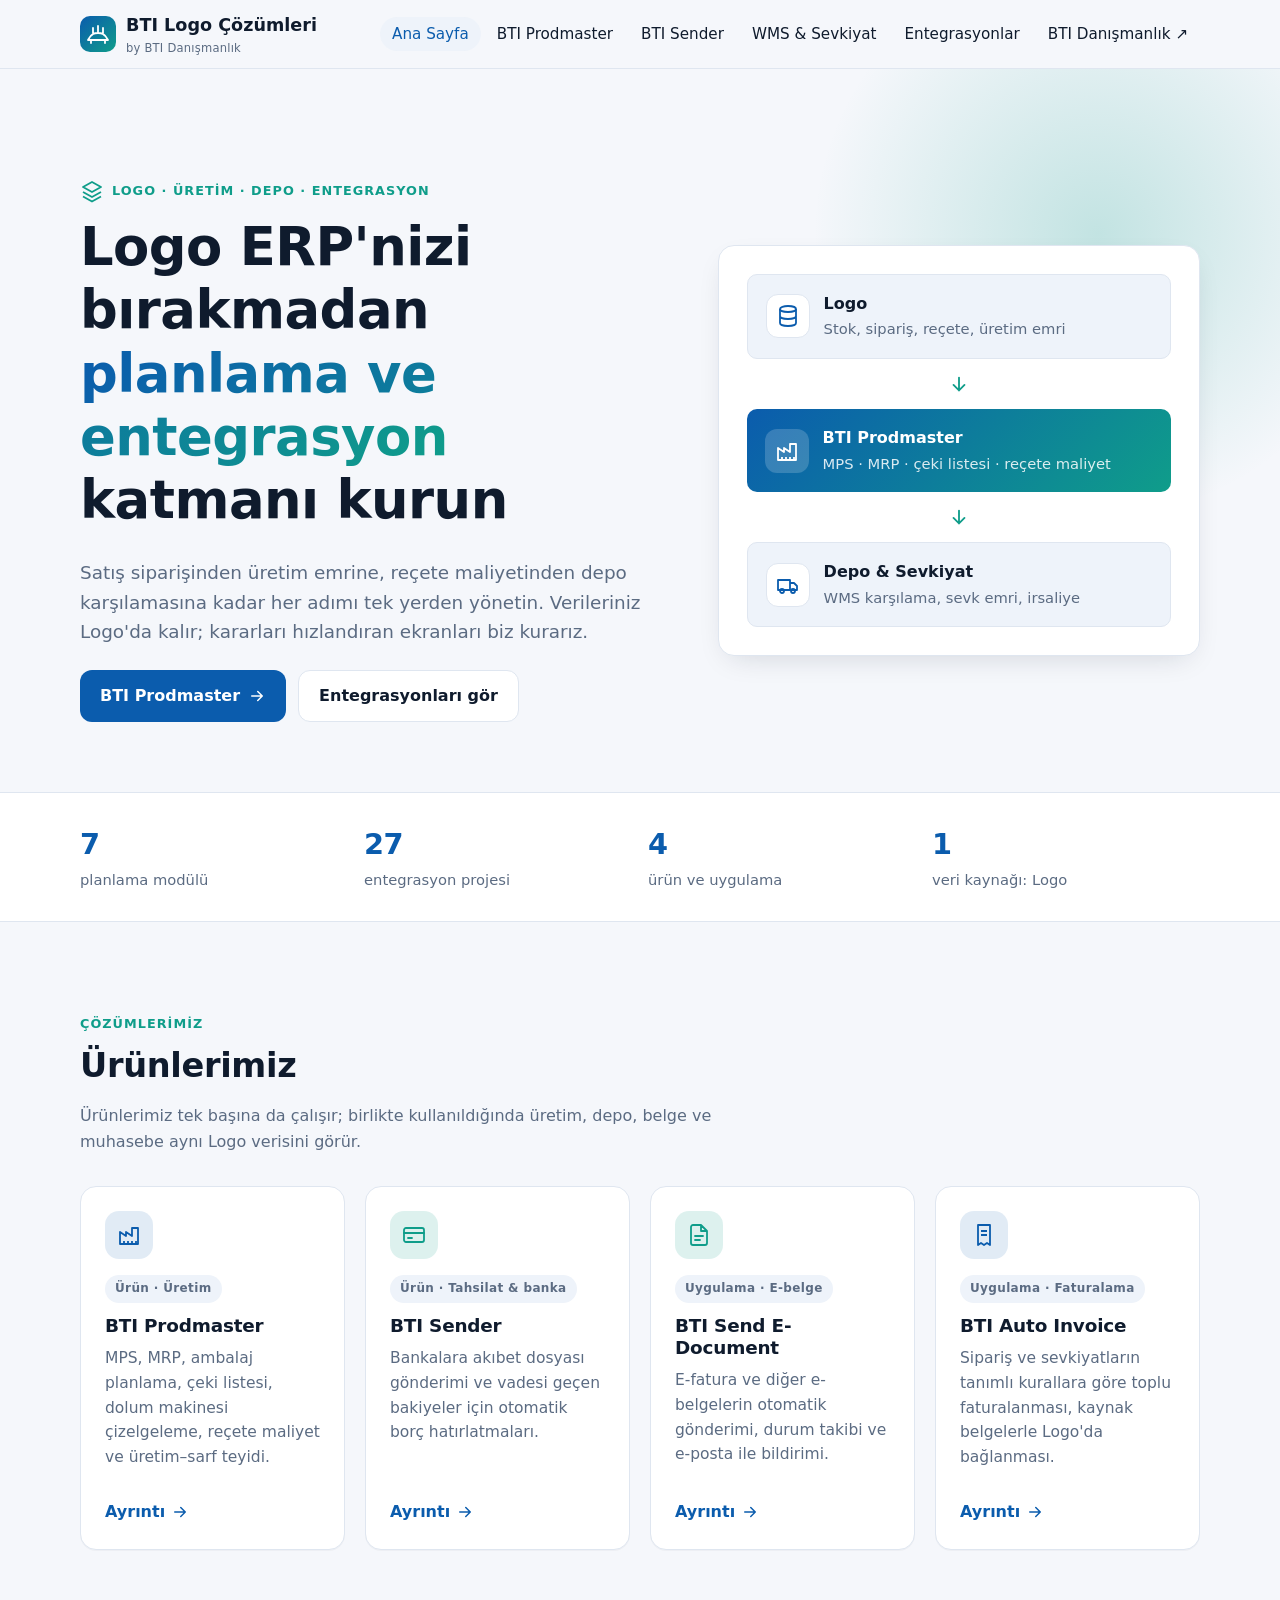
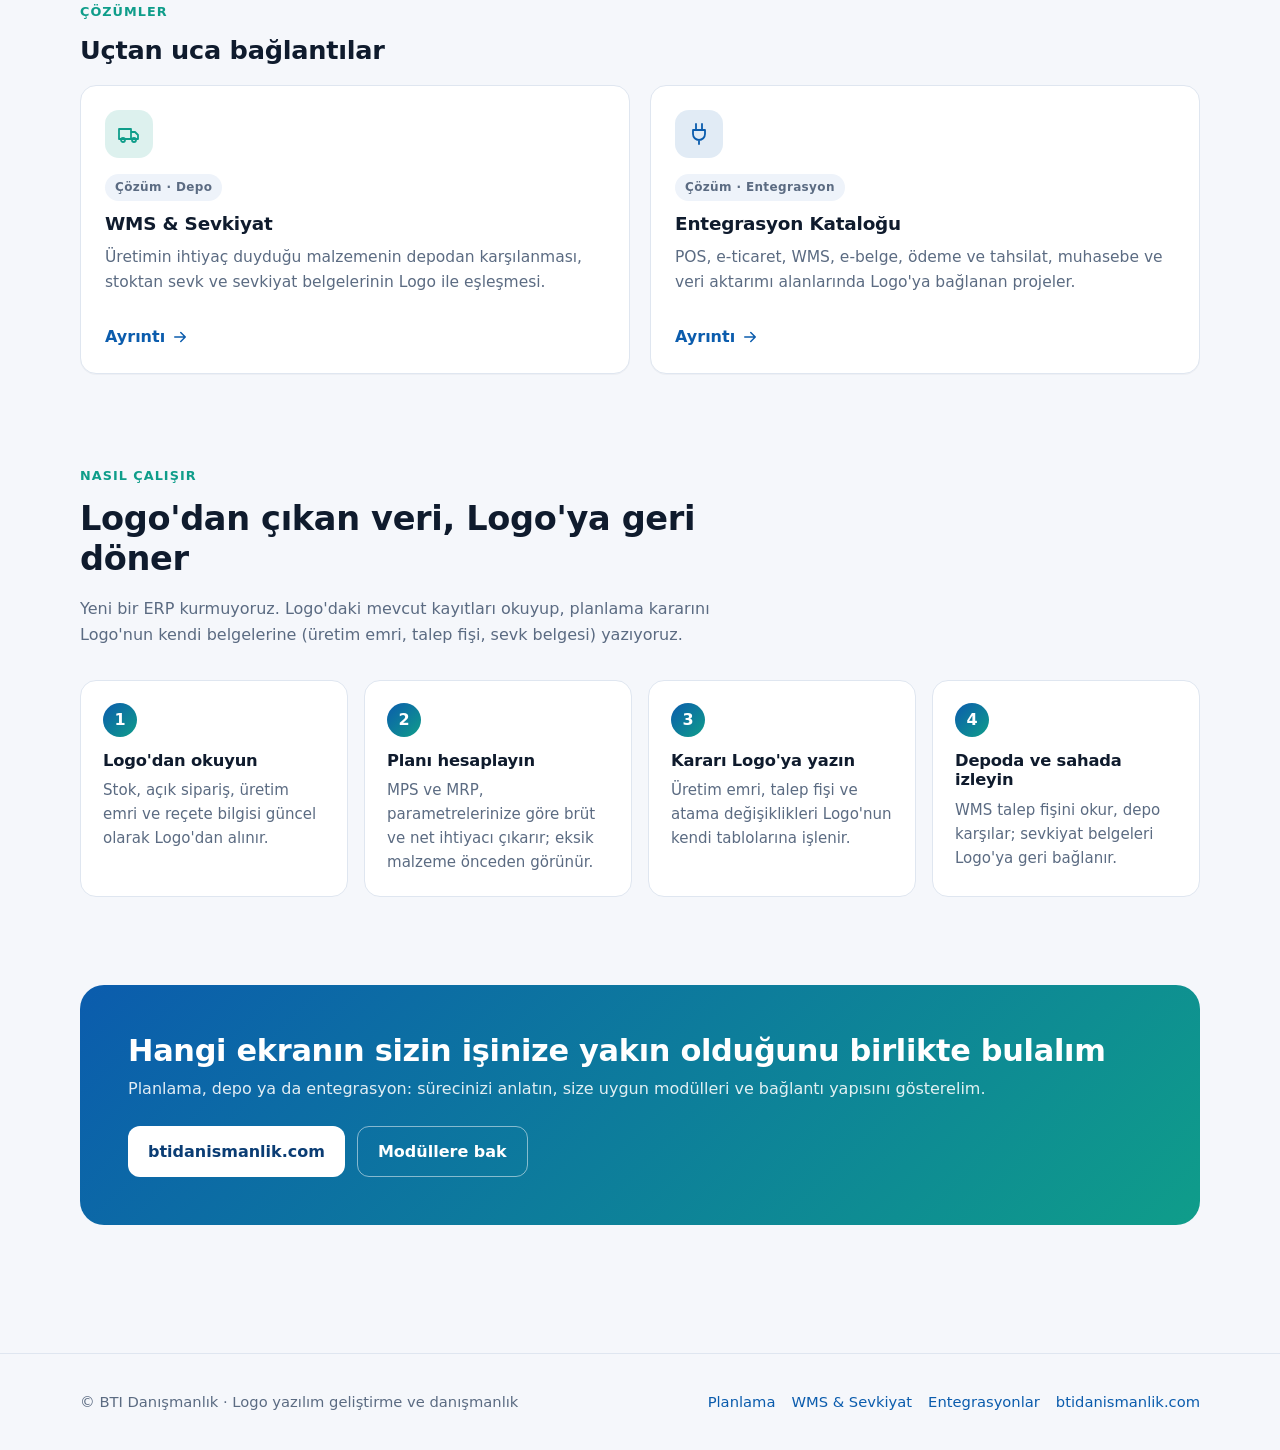
<file: index.html>
<!doctype html>
<html lang="tr">
<head>
  <meta charset="utf-8">
  <meta name="viewport" content="width=device-width, initial-scale=1">
  <title>BTI Logo Çözümleri — Planlama ve Entegrasyon | BTI Danışmanlık</title>
  <meta name="description" content="Logo ERP üzerine kurulan üretim planlama (MPS, MRP, çeki listesi, reçete maliyet), WMS ve sevkiyat çözümleri ile entegrasyon projeleri.">
  <meta name="theme-color" content="#0b5cad">
  <link rel="icon" href="assets/img/favicon.svg" type="image/svg+xml">
  <link rel="stylesheet" href="assets/css/style.css">
  <script src="assets/js/main.js" defer></script>
</head>
<body>
<svg xmlns="http://www.w3.org/2000/svg" style="display:none">
  <symbol id="i-bridge" viewBox="0 0 24 24"><path d="M2 18c3.5-7 7-7 10-7s6.5 0 10 7M2 18h20M7 11V6M12 11V4M17 11V6M5 18v3M19 18v3" fill="none" stroke="currentColor" stroke-width="1.8" stroke-linecap="round"/></symbol>
  <symbol id="i-factory" viewBox="0 0 24 24"><path d="M3 21V9l6 4V9l6 4V5h6v16z" fill="none" stroke="currentColor" stroke-width="1.8" stroke-linejoin="round"/><path d="M7 21v-3M11 21v-3M15 21v-3M19 21v-3" stroke="currentColor" stroke-width="1.8"/></symbol>
  <symbol id="i-truck" viewBox="0 0 24 24"><path d="M2 7h12v10H2zM14 10h4l3 3v4h-7z" fill="none" stroke="currentColor" stroke-width="1.8" stroke-linejoin="round"/><circle cx="6" cy="18" r="2" fill="none" stroke="currentColor" stroke-width="1.8"/><circle cx="17" cy="18" r="2" fill="none" stroke="currentColor" stroke-width="1.8"/></symbol>
  <symbol id="i-box" viewBox="0 0 24 24"><path d="M3 7l9-4 9 4v10l-9 4-9-4z M3 7l9 4 9-4 M12 11v10" fill="none" stroke="currentColor" stroke-width="1.8" stroke-linejoin="round"/></symbol>
  <symbol id="i-layers" viewBox="0 0 24 24"><path d="M12 3l9 5-9 5-9-5zM3 13l9 5 9-5M3 17.5l9 5 9-5" fill="none" stroke="currentColor" stroke-width="1.8" stroke-linejoin="round"/></symbol>
  <symbol id="i-calendar" viewBox="0 0 24 24"><rect x="3" y="5" width="18" height="16" rx="2" fill="none" stroke="currentColor" stroke-width="1.8"/><path d="M3 10h18M8 3v4M16 3v4" stroke="currentColor" stroke-width="1.8" stroke-linecap="round"/></symbol>
  <symbol id="i-check" viewBox="0 0 24 24"><path d="M5 12.5l4.5 4.5L19 7" fill="none" stroke="currentColor" stroke-width="2" stroke-linecap="round" stroke-linejoin="round"/></symbol>
  <symbol id="i-link" viewBox="0 0 24 24"><path d="M10 13a5 5 0 0 0 7 0l3-3a5 5 0 0 0-7-7l-1 1M14 11a5 5 0 0 0-7 0l-3 3a5 5 0 0 0 7 7l1-1" fill="none" stroke="currentColor" stroke-width="1.8" stroke-linecap="round"/></symbol>
  <symbol id="i-cog" viewBox="0 0 24 24"><circle cx="12" cy="12" r="3" fill="none" stroke="currentColor" stroke-width="1.8"/><path d="M12 2v3M12 19v3M2 12h3M19 12h3M4.9 4.9l2.1 2.1M17 17l2.1 2.1M4.9 19.1L7 17M17 7l2.1-2.1" stroke="currentColor" stroke-width="1.8" stroke-linecap="round"/></symbol>
  <symbol id="i-db" viewBox="0 0 24 24"><ellipse cx="12" cy="5" rx="8" ry="3" fill="none" stroke="currentColor" stroke-width="1.8"/><path d="M4 5v14c0 1.7 3.6 3 8 3s8-1.3 8-3V5M4 12c0 1.7 3.6 3 8 3s8-1.3 8-3" fill="none" stroke="currentColor" stroke-width="1.8"/></symbol>
  <symbol id="i-search" viewBox="0 0 24 24"><circle cx="11" cy="11" r="7" fill="none" stroke="currentColor" stroke-width="1.8"/><path d="M21 21l-5-5" stroke="currentColor" stroke-width="1.8" stroke-linecap="round"/></symbol>
  <symbol id="i-arrow" viewBox="0 0 24 24"><path d="M5 12h14M13 6l6 6-6 6" fill="none" stroke="currentColor" stroke-width="2" stroke-linecap="round" stroke-linejoin="round"/></symbol>
  <symbol id="i-barcode" viewBox="0 0 24 24"><path d="M4 6v12M8 6v12M11 6v12M15 6v12M18 6v12M20 6v12" stroke="currentColor" stroke-width="1.8" stroke-linecap="round"/></symbol>
  <symbol id="i-chart" viewBox="0 0 24 24"><path d="M4 20V10M10 20V4M16 20v-7M22 20H2" fill="none" stroke="currentColor" stroke-width="1.8" stroke-linecap="round"/></symbol>
  <symbol id="i-receipt" viewBox="0 0 24 24"><path d="M6 2h12v20l-3-2-3 2-3-2-3 2zM9 8h6M9 12h6" fill="none" stroke="currentColor" stroke-width="1.8" stroke-linejoin="round"/></symbol>
  <symbol id="i-plug" viewBox="0 0 24 24"><path d="M9 2v6M15 2v6M6 8h12v4a6 6 0 0 1-12 0zM12 18v4" fill="none" stroke="currentColor" stroke-width="1.8" stroke-linecap="round" stroke-linejoin="round"/></symbol>
  <symbol id="i-cart" viewBox="0 0 24 24"><circle cx="9" cy="21" r="1.2" fill="none" stroke="currentColor" stroke-width="1.8"/><circle cx="19" cy="21" r="1.2" fill="none" stroke="currentColor" stroke-width="1.8"/><path d="M2 3h3l2.7 12.4a2 2 0 0 0 2 1.6h9.6a2 2 0 0 0 2-1.6L23 7H6" fill="none" stroke="currentColor" stroke-width="1.8" stroke-linejoin="round"/></symbol>
  <symbol id="i-card" viewBox="0 0 24 24"><rect x="2" y="5" width="20" height="14" rx="2" fill="none" stroke="currentColor" stroke-width="1.8"/><path d="M2 10h20M6 15h4" stroke="currentColor" stroke-width="1.8" stroke-linecap="round"/></symbol>
  <symbol id="i-doc" viewBox="0 0 24 24"><path d="M14 2H6a2 2 0 0 0-2 2v16a2 2 0 0 0 2 2h12a2 2 0 0 0 2-2V8zM14 2v6h6M8 13h8M8 17h5" fill="none" stroke="currentColor" stroke-width="1.8" stroke-linejoin="round" stroke-linecap="round"/></symbol>
  <symbol id="i-users" viewBox="0 0 24 24"><circle cx="9" cy="8" r="4" fill="none" stroke="currentColor" stroke-width="1.8"/><path d="M2 21a7 7 0 0 1 14 0M16 3a4 4 0 0 1 0 8M22 21a7 7 0 0 0-5-6.7" fill="none" stroke="currentColor" stroke-width="1.8" stroke-linecap="round"/></symbol>
  <symbol id="i-shield" viewBox="0 0 24 24"><path d="M12 2l8 3v6c0 5-3.5 9-8 11-4.5-2-8-6-8-11V5z M9 12l2 2 4-4" fill="none" stroke="currentColor" stroke-width="1.8" stroke-linejoin="round" stroke-linecap="round"/></symbol>
  <symbol id="i-flask" viewBox="0 0 24 24"><path d="M9 3h6M10 3v6l-5 9a2 2 0 0 0 2 3h10a2 2 0 0 0 2-3l-5-9V3" fill="none" stroke="currentColor" stroke-width="1.8" stroke-linejoin="round" stroke-linecap="round"/></symbol>
  <symbol id="i-coin" viewBox="0 0 24 24"><circle cx="12" cy="12" r="9" fill="none" stroke="currentColor" stroke-width="1.8"/><path d="M15 9.5c-.5-1-1.6-1.5-3-1.5-1.7 0-3 .9-3 2.2 0 3 6 1.6 6 4.3 0 1.3-1.3 2.2-3 2.2-1.5 0-2.6-.6-3-1.6M12 6v2M12 16v2" fill="none" stroke="currentColor" stroke-width="1.8" stroke-linecap="round"/></symbol>
  <symbol id="i-clock" viewBox="0 0 24 24"><circle cx="12" cy="12" r="9" fill="none" stroke="currentColor" stroke-width="1.8"/><path d="M12 7v5l3 2" fill="none" stroke="currentColor" stroke-width="1.8" stroke-linecap="round"/></symbol>
  <symbol id="i-sign" viewBox="0 0 24 24"><path d="M14 2H6a2 2 0 0 0-2 2v16a2 2 0 0 0 2 2h12a2 2 0 0 0 2-2V8zM14 2v6h6M9 15l2 2 4-4" fill="none" stroke="currentColor" stroke-width="1.8" stroke-linejoin="round" stroke-linecap="round"/></symbol>
  <symbol id="i-globe" viewBox="0 0 24 24"><circle cx="12" cy="12" r="9" fill="none" stroke="currentColor" stroke-width="1.8"/><path d="M3 12h18M12 3a14 14 0 0 1 0 18 14 14 0 0 1 0-18" fill="none" stroke="currentColor" stroke-width="1.8"/></symbol>
  <symbol id="i-mail" viewBox="0 0 24 24"><rect x="2" y="4" width="20" height="16" rx="2" fill="none" stroke="currentColor" stroke-width="1.8"/><path d="M2 6l10 7 10-7" fill="none" stroke="currentColor" stroke-width="1.8" stroke-linejoin="round"/></symbol>
</svg>
  <a class="skip" href="#icerik">İçeriğe geç</a>

  <header class="site-header">
    <div class="wrap nav">
      <a class="brand" href="index.html" aria-label="BTI Logo Çözümleri ana sayfa">
        <span class="brand-mark"><svg class="icon" aria-hidden="true"><use href="#i-bridge"/></svg></span>
        <span>BTI Logo Çözümleri<small>by BTI Danışmanlık</small></span>
      </a>
      <button class="menu-toggle" type="button" aria-expanded="false" aria-controls="site-menu">Menü</button>
      <ul class="menu" id="site-menu">
        <li><a href="index.html" aria-current="page">Ana Sayfa</a></li>
        <li><a href="prodmaster.html">BTI Prodmaster</a></li>
        <li><a href="btisender.html">BTI Sender</a></li>
        <li><a href="wms-sevkiyat.html">WMS &amp; Sevkiyat</a></li>
        <li><a href="entegrasyonlar.html">Entegrasyonlar</a></li>
        <li><a href="https://www.btidanismanlik.com/" rel="noopener">BTI Danışmanlık ↗</a></li>
      </ul>
    </div>
  </header>

  <main id="icerik">
    <!-- Kahraman -->
    <section class="hero">
      <div class="wrap hero-grid">
        <div>
          <p class="eyebrow"><svg class="icon" aria-hidden="true" width="16" height="16"><use href="#i-layers"/></svg> Logo · Üretim · Depo · Entegrasyon</p>
          <h1>Logo ERP'nizi bırakmadan <span style="background:var(--grad);-webkit-background-clip:text;background-clip:text;color:transparent">planlama ve entegrasyon</span> katmanı kurun</h1>
          <p class="lead">Satış siparişinden üretim emrine, reçete maliyetinden depo karşılamasına kadar her adımı tek yerden yönetin. Verileriniz Logo'da kalır; kararları hızlandıran ekranları biz kurarız.</p>
          <div class="btn-row">
            <a class="btn" href="prodmaster.html">BTI Prodmaster <svg class="icon" aria-hidden="true"><use href="#i-arrow"/></svg></a>
            <a class="btn btn-ghost" href="entegrasyonlar.html">Entegrasyonları gör</a>
          </div>
        </div>

        <!-- Köprü diyagramı -->
        <figure class="bridge" aria-label="Logo, planlama, depo ve sevkiyat arasındaki veri akışı">
          <div class="bridge-node">
            <span class="icon-wrap"><svg class="icon" aria-hidden="true"><use href="#i-db"/></svg></span>
            <div><strong>Logo</strong><span>Stok, sipariş, reçete, üretim emri</span></div>
          </div>
          <div class="bridge-arrow" aria-hidden="true"><svg class="icon"><use href="#i-arrow"/></svg></div>
          <div class="bridge-node is-core">
            <span class="icon-wrap"><svg class="icon" aria-hidden="true"><use href="#i-factory"/></svg></span>
            <div><strong>BTI Prodmaster</strong><span>MPS · MRP · çeki listesi · reçete maliyet</span></div>
          </div>
          <div class="bridge-arrow" aria-hidden="true"><svg class="icon"><use href="#i-arrow"/></svg></div>
          <div class="bridge-node">
            <span class="icon-wrap"><svg class="icon" aria-hidden="true"><use href="#i-truck"/></svg></span>
            <div><strong>Depo &amp; Sevkiyat</strong><span>WMS karşılama, sevk emri, irsaliye</span></div>
          </div>
        </figure>
      </div>
    </section>

    <!-- Rakamlar -->
    <div class="stats" aria-label="Özet">
      <div class="wrap">
        <div class="stat"><strong>7</strong><span>planlama modülü</span></div>
        <div class="stat"><strong data-integration-count>27</strong><span>entegrasyon projesi</span></div>
        <div class="stat"><strong>4</strong><span>ürün ve uygulama</span></div>
        <div class="stat"><strong>1</strong><span>veri kaynağı: Logo</span></div>
      </div>
    </div>

    <!-- Çözümler -->
    <section>
      <div class="wrap">
        <div class="section-head">
          <p class="eyebrow">Çözümlerimiz</p>
          <h2>Ürünlerimiz</h2>
          <p class="muted">Ürünlerimiz tek başına da çalışır; birlikte kullanıldığında üretim, depo, belge ve muhasebe aynı Logo verisini görür.</p>
        </div>
        <div class="grid grid-4">
          <a class="card" href="prodmaster.html">
            <span class="card-icon"><svg class="icon" aria-hidden="true"><use href="#i-factory"/></svg></span>
            <span class="tag">Ürün · Üretim</span>
            <h3>BTI Prodmaster</h3>
            <p>MPS, MRP, ambalaj planlama, çeki listesi, dolum makinesi çizelgeleme, reçete maliyet ve üretim–sarf teyidi.</p>
            <span class="more">Ayrıntı <svg class="icon" aria-hidden="true"><use href="#i-arrow"/></svg></span>
          </a>
          <a class="card" href="btisender.html">
            <span class="card-icon teal"><svg class="icon" aria-hidden="true"><use href="#i-card"/></svg></span>
            <span class="tag">Ürün · Tahsilat &amp; banka</span>
            <h3>BTI Sender</h3>
            <p>Bankalara akıbet dosyası gönderimi ve vadesi geçen bakiyeler için otomatik borç hatırlatmaları.</p>
            <span class="more">Ayrıntı <svg class="icon" aria-hidden="true"><use href="#i-arrow"/></svg></span>
          </a>
          <a class="card" href="entegrasyonlar.html?kategori=E-Belge%20%26%20EDI">
            <span class="card-icon teal"><svg class="icon" aria-hidden="true"><use href="#i-doc"/></svg></span>
            <span class="tag">Uygulama · E-belge</span>
            <h3>BTI Send E-Document</h3>
            <p>E-fatura ve diğer e-belgelerin otomatik gönderimi, durum takibi ve e-posta ile bildirimi.</p>
            <span class="more">Ayrıntı <svg class="icon" aria-hidden="true"><use href="#i-arrow"/></svg></span>
          </a>
          <a class="card" href="entegrasyonlar.html?kategori=E-Belge%20%26%20EDI">
            <span class="card-icon"><svg class="icon" aria-hidden="true"><use href="#i-receipt"/></svg></span>
            <span class="tag">Uygulama · Faturalama</span>
            <h3>BTI Auto Invoice</h3>
            <p>Sipariş ve sevkiyatların tanımlı kurallara göre toplu faturalanması, kaynak belgelerle Logo'da bağlanması.</p>
            <span class="more">Ayrıntı <svg class="icon" aria-hidden="true"><use href="#i-arrow"/></svg></span>
          </a>
        </div>

        <div class="section-head" style="margin:48px 0 20px">
          <p class="eyebrow">Çözümler</p>
          <h2 style="font-size:clamp(1.3rem,2.6vw,1.6rem)">Uçtan uca bağlantılar</h2>
        </div>
        <div class="grid grid-2">
          <a class="card" href="wms-sevkiyat.html">
            <span class="card-icon teal"><svg class="icon" aria-hidden="true"><use href="#i-truck"/></svg></span>
            <span class="tag">Çözüm · Depo</span>
            <h3>WMS &amp; Sevkiyat</h3>
            <p>Üretimin ihtiyaç duyduğu malzemenin depodan karşılanması, stoktan sevk ve sevkiyat belgelerinin Logo ile eşleşmesi.</p>
            <span class="more">Ayrıntı <svg class="icon" aria-hidden="true"><use href="#i-arrow"/></svg></span>
          </a>
          <a class="card" href="entegrasyonlar.html">
            <span class="card-icon"><svg class="icon" aria-hidden="true"><use href="#i-plug"/></svg></span>
            <span class="tag">Çözüm · Entegrasyon</span>
            <h3>Entegrasyon Kataloğu</h3>
            <p>POS, e-ticaret, WMS, e-belge, ödeme ve tahsilat, muhasebe ve veri aktarımı alanlarında Logo'ya bağlanan projeler.</p>
            <span class="more">Ayrıntı <svg class="icon" aria-hidden="true"><use href="#i-arrow"/></svg></span>
          </a>
        </div>
      </div>
    </section>

    <!-- Nasıl çalışır -->
    <section style="padding-top:0">
      <div class="wrap">
        <div class="section-head">
          <p class="eyebrow">Nasıl çalışır</p>
          <h2>Logo'dan çıkan veri, Logo'ya geri döner</h2>
          <p class="muted">Yeni bir ERP kurmuyoruz. Logo'daki mevcut kayıtları okuyup, planlama kararını Logo'nun kendi belgelerine (üretim emri, talep fişi, sevk belgesi) yazıyoruz.</p>
        </div>
        <ol class="steps">
          <li>
            <h3>Logo'dan okuyun</h3>
            <p>Stok, açık sipariş, üretim emri ve reçete bilgisi güncel olarak Logo'dan alınır.</p>
          </li>
          <li>
            <h3>Planı hesaplayın</h3>
            <p>MPS ve MRP, parametrelerinize göre brüt ve net ihtiyacı çıkarır; eksik malzeme önceden görünür.</p>
          </li>
          <li>
            <h3>Kararı Logo'ya yazın</h3>
            <p>Üretim emri, talep fişi ve atama değişiklikleri Logo'nun kendi tablolarına işlenir.</p>
          </li>
          <li>
            <h3>Depoda ve sahada izleyin</h3>
            <p>WMS talep fişini okur, depo karşılar; sevkiyat belgeleri Logo'ya geri bağlanır.</p>
          </li>
        </ol>
      </div>
    </section>

    <!-- CTA -->
    <section style="padding-top:0">
      <div class="wrap">
        <div class="cta">
          <div>
            <h2>Hangi ekranın sizin işinize yakın olduğunu birlikte bulalım</h2>
            <p>Planlama, depo ya da entegrasyon: sürecinizi anlatın, size uygun modülleri ve bağlantı yapısını gösterelim.</p>
          </div>
          <div class="btn-row" style="margin:0">
            <a class="btn" href="https://www.btidanismanlik.com/" rel="noopener">btidanismanlik.com</a>
            <a class="btn btn-ghost" href="prodmaster.html">Modüllere bak</a>
          </div>
        </div>
      </div>
    </section>
  </main>

  <footer class="site-footer">
    <div class="wrap">
      <span>© BTI Danışmanlık · Logo yazılım geliştirme ve danışmanlık</span>
      <nav aria-label="Alt bağlantılar">
        <a href="prodmaster.html">Planlama</a>
        <a href="wms-sevkiyat.html">WMS &amp; Sevkiyat</a>
        <a href="entegrasyonlar.html">Entegrasyonlar</a>
        <a href="https://www.btidanismanlik.com/" rel="noopener">btidanismanlik.com</a>
      </nav>
    </div>
  </footer>
</body>
</html>
</file>
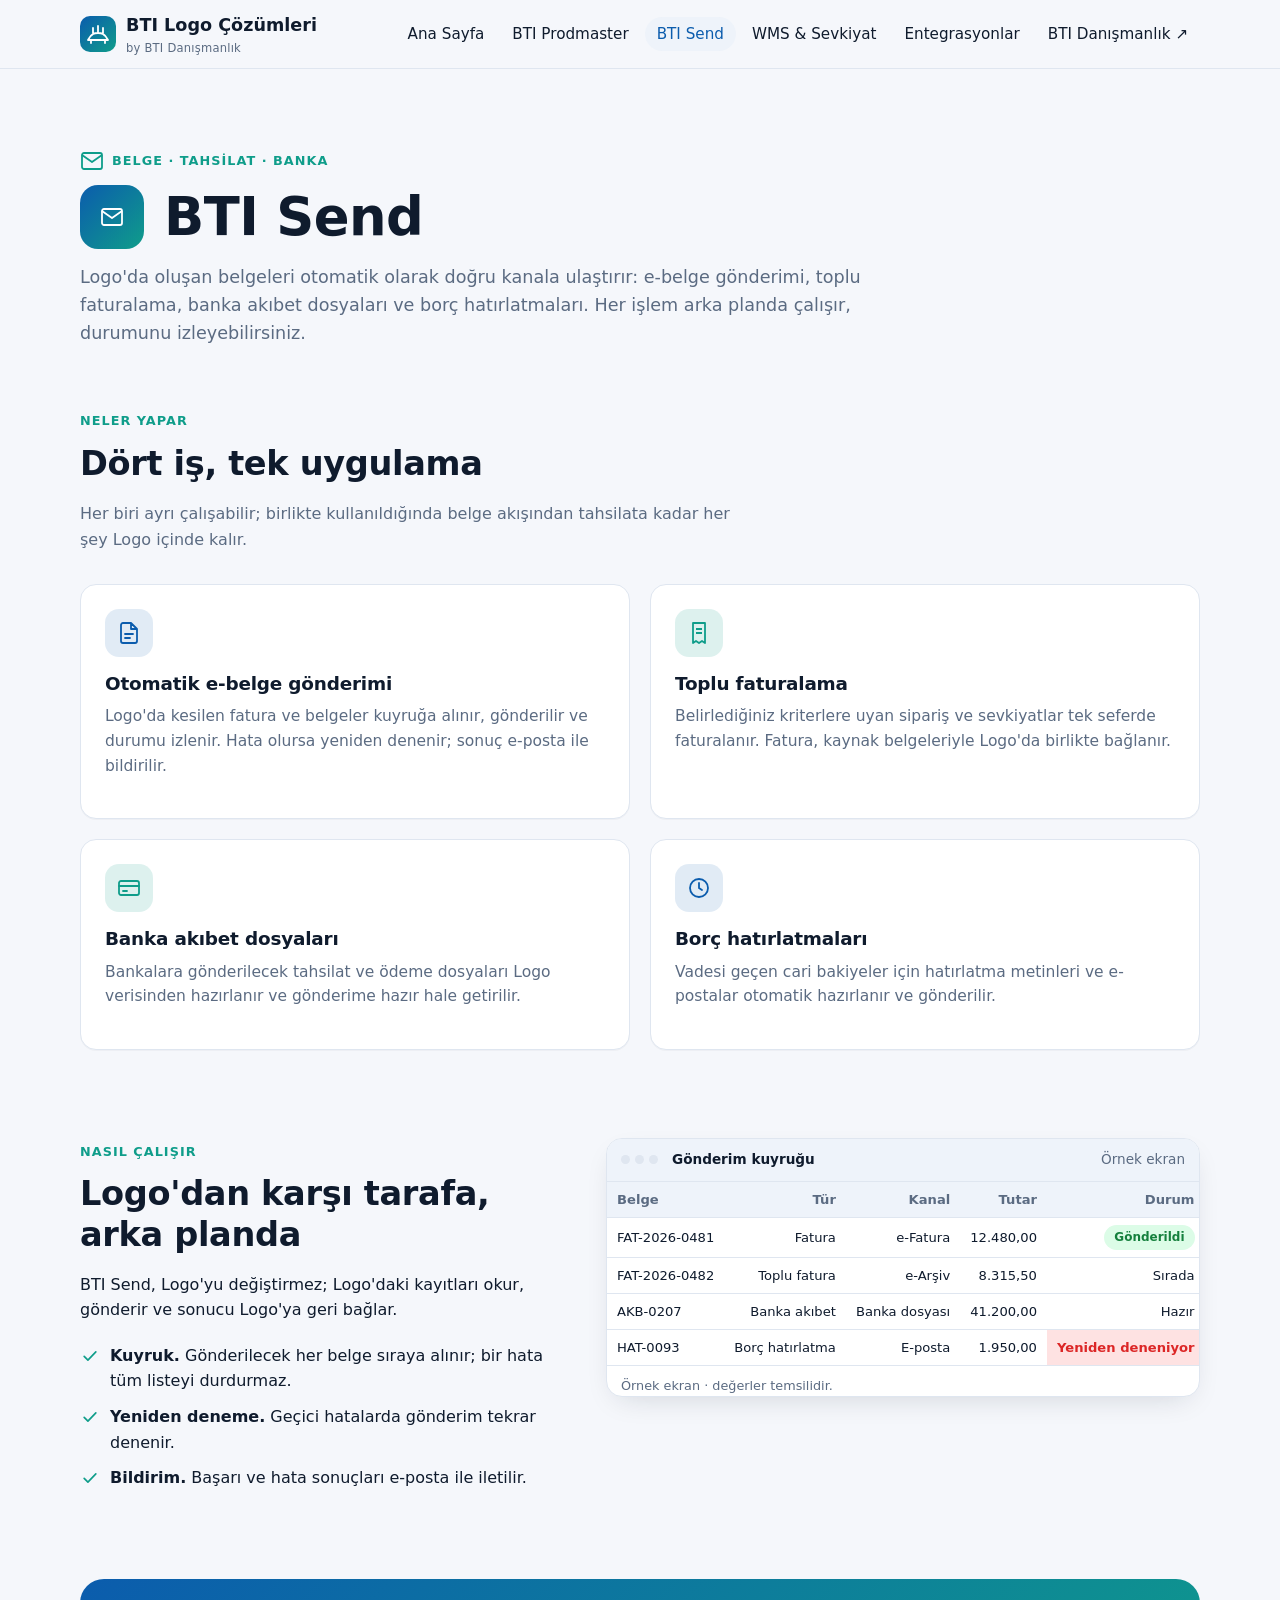
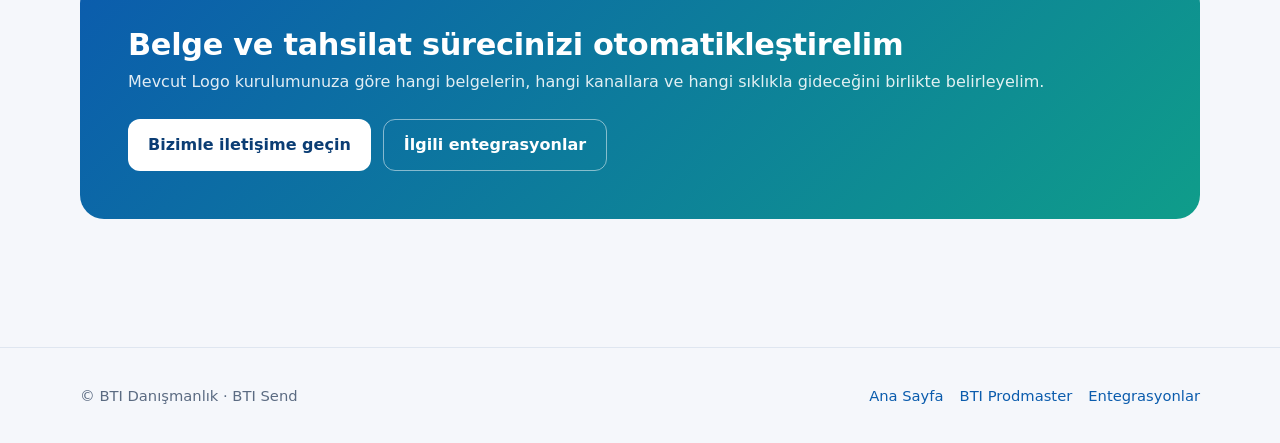
<file: btisend.html>
<!doctype html>
<html lang="tr">
<head>
  <meta charset="utf-8">
  <meta name="viewport" content="width=device-width, initial-scale=1">
  <title>BTI Send — BTI Logo Çözümleri</title>
  <meta name="description" content="BTI Send: Logo verisinden otomatik e-belge gönderimi, toplu faturalama, banka akıbet dosyaları ve borç hatırlatmaları.">
  <meta name="theme-color" content="#0b5cad">
  <link rel="icon" href="assets/img/favicon.svg" type="image/svg+xml">
  <link rel="stylesheet" href="assets/css/style.css">
  <script src="assets/js/main.js" defer></script>
</head>
<body>
<svg xmlns="http://www.w3.org/2000/svg" style="display:none">
  <symbol id="i-bridge" viewBox="0 0 24 24"><path d="M2 18c3.5-7 7-7 10-7s6.5 0 10 7M2 18h20M7 11V6M12 11V4M17 11V6M5 18v3M19 18v3" fill="none" stroke="currentColor" stroke-width="1.8" stroke-linecap="round"/></symbol>
  <symbol id="i-factory" viewBox="0 0 24 24"><path d="M3 21V9l6 4V9l6 4V5h6v16z" fill="none" stroke="currentColor" stroke-width="1.8" stroke-linejoin="round"/><path d="M7 21v-3M11 21v-3M15 21v-3M19 21v-3" stroke="currentColor" stroke-width="1.8"/></symbol>
  <symbol id="i-truck" viewBox="0 0 24 24"><path d="M2 7h12v10H2zM14 10h4l3 3v4h-7z" fill="none" stroke="currentColor" stroke-width="1.8" stroke-linejoin="round"/><circle cx="6" cy="18" r="2" fill="none" stroke="currentColor" stroke-width="1.8"/><circle cx="17" cy="18" r="2" fill="none" stroke="currentColor" stroke-width="1.8"/></symbol>
  <symbol id="i-box" viewBox="0 0 24 24"><path d="M3 7l9-4 9 4v10l-9 4-9-4z M3 7l9 4 9-4 M12 11v10" fill="none" stroke="currentColor" stroke-width="1.8" stroke-linejoin="round"/></symbol>
  <symbol id="i-layers" viewBox="0 0 24 24"><path d="M12 3l9 5-9 5-9-5zM3 13l9 5 9-5M3 17.5l9 5 9-5" fill="none" stroke="currentColor" stroke-width="1.8" stroke-linejoin="round"/></symbol>
  <symbol id="i-calendar" viewBox="0 0 24 24"><rect x="3" y="5" width="18" height="16" rx="2" fill="none" stroke="currentColor" stroke-width="1.8"/><path d="M3 10h18M8 3v4M16 3v4" stroke="currentColor" stroke-width="1.8" stroke-linecap="round"/></symbol>
  <symbol id="i-check" viewBox="0 0 24 24"><path d="M5 12.5l4.5 4.5L19 7" fill="none" stroke="currentColor" stroke-width="2" stroke-linecap="round" stroke-linejoin="round"/></symbol>
  <symbol id="i-link" viewBox="0 0 24 24"><path d="M10 13a5 5 0 0 0 7 0l3-3a5 5 0 0 0-7-7l-1 1M14 11a5 5 0 0 0-7 0l-3 3a5 5 0 0 0 7 7l1-1" fill="none" stroke="currentColor" stroke-width="1.8" stroke-linecap="round"/></symbol>
  <symbol id="i-cog" viewBox="0 0 24 24"><circle cx="12" cy="12" r="3" fill="none" stroke="currentColor" stroke-width="1.8"/><path d="M12 2v3M12 19v3M2 12h3M19 12h3M4.9 4.9l2.1 2.1M17 17l2.1 2.1M4.9 19.1L7 17M17 7l2.1-2.1" stroke="currentColor" stroke-width="1.8" stroke-linecap="round"/></symbol>
  <symbol id="i-db" viewBox="0 0 24 24"><ellipse cx="12" cy="5" rx="8" ry="3" fill="none" stroke="currentColor" stroke-width="1.8"/><path d="M4 5v14c0 1.7 3.6 3 8 3s8-1.3 8-3V5M4 12c0 1.7 3.6 3 8 3s8-1.3 8-3" fill="none" stroke="currentColor" stroke-width="1.8"/></symbol>
  <symbol id="i-search" viewBox="0 0 24 24"><circle cx="11" cy="11" r="7" fill="none" stroke="currentColor" stroke-width="1.8"/><path d="M21 21l-5-5" stroke="currentColor" stroke-width="1.8" stroke-linecap="round"/></symbol>
  <symbol id="i-arrow" viewBox="0 0 24 24"><path d="M5 12h14M13 6l6 6-6 6" fill="none" stroke="currentColor" stroke-width="2" stroke-linecap="round" stroke-linejoin="round"/></symbol>
  <symbol id="i-barcode" viewBox="0 0 24 24"><path d="M4 6v12M8 6v12M11 6v12M15 6v12M18 6v12M20 6v12" stroke="currentColor" stroke-width="1.8" stroke-linecap="round"/></symbol>
  <symbol id="i-chart" viewBox="0 0 24 24"><path d="M4 20V10M10 20V4M16 20v-7M22 20H2" fill="none" stroke="currentColor" stroke-width="1.8" stroke-linecap="round"/></symbol>
  <symbol id="i-receipt" viewBox="0 0 24 24"><path d="M6 2h12v20l-3-2-3 2-3-2-3 2zM9 8h6M9 12h6" fill="none" stroke="currentColor" stroke-width="1.8" stroke-linejoin="round"/></symbol>
  <symbol id="i-plug" viewBox="0 0 24 24"><path d="M9 2v6M15 2v6M6 8h12v4a6 6 0 0 1-12 0zM12 18v4" fill="none" stroke="currentColor" stroke-width="1.8" stroke-linecap="round" stroke-linejoin="round"/></symbol>
  <symbol id="i-cart" viewBox="0 0 24 24"><circle cx="9" cy="21" r="1.2" fill="none" stroke="currentColor" stroke-width="1.8"/><circle cx="19" cy="21" r="1.2" fill="none" stroke="currentColor" stroke-width="1.8"/><path d="M2 3h3l2.7 12.4a2 2 0 0 0 2 1.6h9.6a2 2 0 0 0 2-1.6L23 7H6" fill="none" stroke="currentColor" stroke-width="1.8" stroke-linejoin="round"/></symbol>
  <symbol id="i-card" viewBox="0 0 24 24"><rect x="2" y="5" width="20" height="14" rx="2" fill="none" stroke="currentColor" stroke-width="1.8"/><path d="M2 10h20M6 15h4" stroke="currentColor" stroke-width="1.8" stroke-linecap="round"/></symbol>
  <symbol id="i-doc" viewBox="0 0 24 24"><path d="M14 2H6a2 2 0 0 0-2 2v16a2 2 0 0 0 2 2h12a2 2 0 0 0 2-2V8zM14 2v6h6M8 13h8M8 17h5" fill="none" stroke="currentColor" stroke-width="1.8" stroke-linejoin="round" stroke-linecap="round"/></symbol>
  <symbol id="i-users" viewBox="0 0 24 24"><circle cx="9" cy="8" r="4" fill="none" stroke="currentColor" stroke-width="1.8"/><path d="M2 21a7 7 0 0 1 14 0M16 3a4 4 0 0 1 0 8M22 21a7 7 0 0 0-5-6.7" fill="none" stroke="currentColor" stroke-width="1.8" stroke-linecap="round"/></symbol>
  <symbol id="i-shield" viewBox="0 0 24 24"><path d="M12 2l8 3v6c0 5-3.5 9-8 11-4.5-2-8-6-8-11V5z M9 12l2 2 4-4" fill="none" stroke="currentColor" stroke-width="1.8" stroke-linejoin="round" stroke-linecap="round"/></symbol>
  <symbol id="i-flask" viewBox="0 0 24 24"><path d="M9 3h6M10 3v6l-5 9a2 2 0 0 0 2 3h10a2 2 0 0 0 2-3l-5-9V3" fill="none" stroke="currentColor" stroke-width="1.8" stroke-linejoin="round" stroke-linecap="round"/></symbol>
  <symbol id="i-coin" viewBox="0 0 24 24"><circle cx="12" cy="12" r="9" fill="none" stroke="currentColor" stroke-width="1.8"/><path d="M15 9.5c-.5-1-1.6-1.5-3-1.5-1.7 0-3 .9-3 2.2 0 3 6 1.6 6 4.3 0 1.3-1.3 2.2-3 2.2-1.5 0-2.6-.6-3-1.6M12 6v2M12 16v2" fill="none" stroke="currentColor" stroke-width="1.8" stroke-linecap="round"/></symbol>
  <symbol id="i-clock" viewBox="0 0 24 24"><circle cx="12" cy="12" r="9" fill="none" stroke="currentColor" stroke-width="1.8"/><path d="M12 7v5l3 2" fill="none" stroke="currentColor" stroke-width="1.8" stroke-linecap="round"/></symbol>
  <symbol id="i-sign" viewBox="0 0 24 24"><path d="M14 2H6a2 2 0 0 0-2 2v16a2 2 0 0 0 2 2h12a2 2 0 0 0 2-2V8zM14 2v6h6M9 15l2 2 4-4" fill="none" stroke="currentColor" stroke-width="1.8" stroke-linejoin="round" stroke-linecap="round"/></symbol>
  <symbol id="i-globe" viewBox="0 0 24 24"><circle cx="12" cy="12" r="9" fill="none" stroke="currentColor" stroke-width="1.8"/><path d="M3 12h18M12 3a14 14 0 0 1 0 18 14 14 0 0 1 0-18" fill="none" stroke="currentColor" stroke-width="1.8"/></symbol>
  <symbol id="i-mail" viewBox="0 0 24 24"><rect x="2" y="4" width="20" height="16" rx="2" fill="none" stroke="currentColor" stroke-width="1.8"/><path d="M2 6l10 7 10-7" fill="none" stroke="currentColor" stroke-width="1.8" stroke-linejoin="round"/></symbol>
</svg>
  <a class="skip" href="#icerik">İçeriğe geç</a>

  <header class="site-header">
    <div class="wrap nav">
      <a class="brand" href="index.html" aria-label="BTI Logo Çözümleri ana sayfa">
        <span class="brand-mark"><svg class="icon" aria-hidden="true"><use href="#i-bridge"/></svg></span>
        <span>BTI Logo Çözümleri<small>by BTI Danışmanlık</small></span>
      </a>
      <button class="menu-toggle" type="button" aria-expanded="false" aria-controls="site-menu">Menü</button>
      <ul class="menu" id="site-menu">
        <li><a href="index.html">Ana Sayfa</a></li>
        <li><a href="prodmaster.html">BTI Prodmaster</a></li>
        <li><a href="btisend.html" aria-current="page">BTI Send</a></li>
        <li><a href="wms-sevkiyat.html">WMS &amp; Sevkiyat</a></li>
        <li><a href="entegrasyonlar.html">Entegrasyonlar</a></li>
        <li><a href="https://www.btidanismanlik.com/" rel="noopener">BTI Danışmanlık ↗</a></li>
      </ul>
    </div>
  </header>

  <main id="icerik">
    <div class="hero-page">
      <div class="wrap">
        <p class="eyebrow"><svg class="icon" aria-hidden="true" width="16" height="16"><use href="#i-mail"/></svg> Belge · Tahsilat · Banka</p>
        <div style="display:flex;align-items:center;gap:20px;flex-wrap:wrap;margin-bottom:14px">
          <span class="brand-mark" style="width:64px;height:64px;border-radius:18px"><svg class="icon" aria-hidden="true" width="34" height="34"><use href="#i-mail"/></svg></span>
          <h1 style="margin:0">BTI Send</h1>
        </div>
        <p class="lead">Logo'da oluşan belgeleri otomatik olarak doğru kanala ulaştırır: e-belge gönderimi, toplu faturalama, banka akıbet dosyaları ve borç hatırlatmaları. Her işlem arka planda çalışır, durumunu izleyebilirsiniz.</p>
      </div>
    </div>

    <section style="padding-top:12px">
      <div class="wrap">
        <div class="section-head">
          <p class="eyebrow">Neler yapar</p>
          <h2>Dört iş, tek uygulama</h2>
          <p class="muted">Her biri ayrı çalışabilir; birlikte kullanıldığında belge akışından tahsilata kadar her şey Logo içinde kalır.</p>
        </div>
        <div class="grid grid-2">
          <article class="card">
            <span class="card-icon"><svg class="icon" aria-hidden="true"><use href="#i-doc"/></svg></span>
            <h3>Otomatik e-belge gönderimi</h3>
            <p>Logo'da kesilen fatura ve belgeler kuyruğa alınır, gönderilir ve durumu izlenir. Hata olursa yeniden denenir; sonuç e-posta ile bildirilir.</p>
          </article>
          <article class="card">
            <span class="card-icon teal"><svg class="icon" aria-hidden="true"><use href="#i-receipt"/></svg></span>
            <h3>Toplu faturalama</h3>
            <p>Belirlediğiniz kriterlere uyan sipariş ve sevkiyatlar tek seferde faturalanır. Fatura, kaynak belgeleriyle Logo'da birlikte bağlanır.</p>
          </article>
          <article class="card">
            <span class="card-icon teal"><svg class="icon" aria-hidden="true"><use href="#i-card"/></svg></span>
            <h3>Banka akıbet dosyaları</h3>
            <p>Bankalara gönderilecek tahsilat ve ödeme dosyaları Logo verisinden hazırlanır ve gönderime hazır hale getirilir.</p>
          </article>
          <article class="card">
            <span class="card-icon"><svg class="icon" aria-hidden="true"><use href="#i-clock"/></svg></span>
            <h3>Borç hatırlatmaları</h3>
            <p>Vadesi geçen cari bakiyeler için hatırlatma metinleri ve e-postalar otomatik hazırlanır ve gönderilir.</p>
          </article>
        </div>
      </div>
    </section>

    <section style="padding-top:0">
      <div class="wrap module-grid">
        <div>
          <p class="eyebrow">Nasıl çalışır</p>
          <h2>Logo'dan karşı tarafa, arka planda</h2>
          <p class="lead">BTI Send, Logo'yu değiştirmez; Logo'daki kayıtları okur, gönderir ve sonucu Logo'ya geri bağlar.</p>
          <ul class="feature-list">
            <li><svg class="icon" aria-hidden="true"><use href="#i-check"/></svg><span><strong>Kuyruk.</strong> Gönderilecek her belge sıraya alınır; bir hata tüm listeyi durdurmaz.</span></li>
            <li><svg class="icon" aria-hidden="true"><use href="#i-check"/></svg><span><strong>Yeniden deneme.</strong> Geçici hatalarda gönderim tekrar denenir.</span></li>
            <li><svg class="icon" aria-hidden="true"><use href="#i-check"/></svg><span><strong>Bildirim.</strong> Başarı ve hata sonuçları e-posta ile iletilir.</span></li>
          </ul>
        </div>
        <figure class="mock">
          <div class="mock-bar"><span class="dots" aria-hidden="true"><i></i><i></i><i></i></span><span class="title">Gönderim kuyruğu</span><span>Örnek ekran</span></div>
          <div class="mock-scroll">
            <table class="mock-table">
              <thead><tr><th>Belge</th><th>Tür</th><th>Kanal</th><th>Tutar</th><th>Durum</th></tr></thead>
              <tbody>
                <tr><td>FAT-2026-0481</td><td>Fatura</td><td>e-Fatura</td><td class="num">12.480,00</td><td><span class="pill">Gönderildi</span></td></tr>
                <tr><td>FAT-2026-0482</td><td>Toplu fatura</td><td>e-Arşiv</td><td class="num">8.315,50</td><td>Sırada</td></tr>
                <tr><td>AKB-0207</td><td>Banka akıbet</td><td>Banka dosyası</td><td class="num">41.200,00</td><td>Hazır</td></tr>
                <tr><td>HAT-0093</td><td>Borç hatırlatma</td><td>E-posta</td><td class="num">1.950,00</td><td class="hot">Yeniden deneniyor</td></tr>
              </tbody>
            </table>
          </div>
          <p class="mock-caption">Örnek ekran · değerler temsilidir.</p>
        </figure>
      </div>
    </section>

    <section style="padding-top:0">
      <div class="wrap">
        <div class="cta">
          <div>
            <h2>Belge ve tahsilat sürecinizi otomatikleştirelim</h2>
            <p>Mevcut Logo kurulumunuza göre hangi belgelerin, hangi kanallara ve hangi sıklıkla gideceğini birlikte belirleyelim.</p>
          </div>
          <div class="btn-row" style="margin:0">
            <a class="btn" href="https://www.btidanismanlik.com/" rel="noopener">Bizimle iletişime geçin</a>
            <a class="btn btn-ghost" href="entegrasyonlar.html?kategori=E-Belge%20%26%20EDI">İlgili entegrasyonlar</a>
          </div>
        </div>
      </div>
    </section>
  </main>

  <footer class="site-footer">
    <div class="wrap">
      <span>© BTI Danışmanlık · BTI Send</span>
      <nav aria-label="Alt bağlantılar">
        <a href="index.html">Ana Sayfa</a>
        <a href="prodmaster.html">BTI Prodmaster</a>
        <a href="entegrasyonlar.html">Entegrasyonlar</a>
      </nav>
    </div>
  </footer>
</body>
</html>
</file>
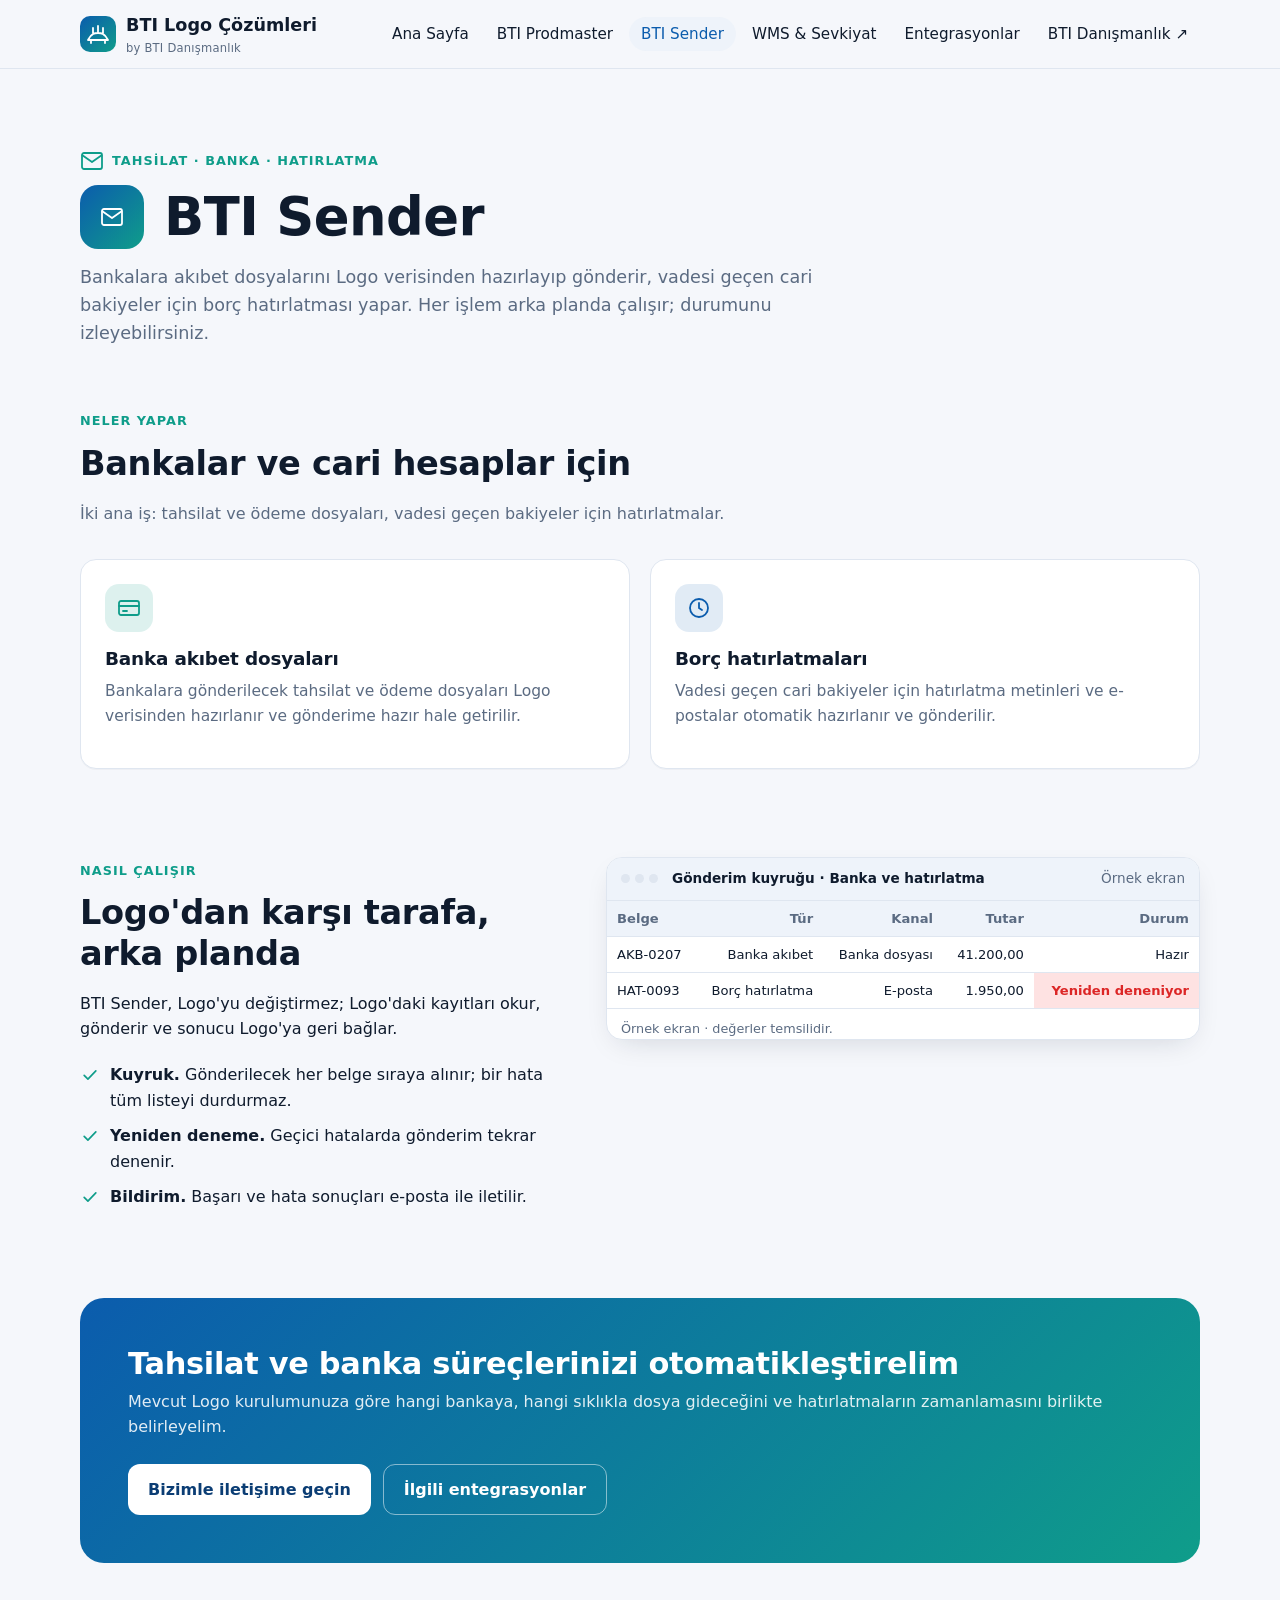
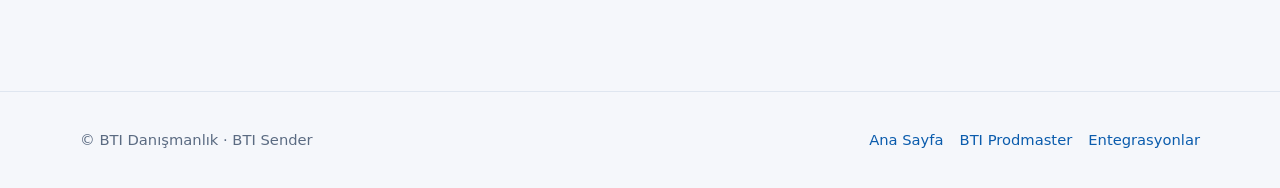
<file: btisender.html>
<!doctype html>
<html lang="tr">
<head>
  <meta charset="utf-8">
  <meta name="viewport" content="width=device-width, initial-scale=1">
  <title>BTI Sender — BTI Logo Çözümleri</title>
  <meta name="description" content="BTI Sender: Logo verisinden bankalara akıbet dosyası gönderimi ve vadesi geçen bakiyeler için otomatik borç hatırlatmaları.">
  <meta name="theme-color" content="#0b5cad">
  <link rel="icon" href="assets/img/favicon.svg" type="image/svg+xml">
  <link rel="stylesheet" href="assets/css/style.css">
  <script src="assets/js/main.js" defer></script>
</head>
<body>
<svg xmlns="http://www.w3.org/2000/svg" style="display:none">
  <symbol id="i-bridge" viewBox="0 0 24 24"><path d="M2 18c3.5-7 7-7 10-7s6.5 0 10 7M2 18h20M7 11V6M12 11V4M17 11V6M5 18v3M19 18v3" fill="none" stroke="currentColor" stroke-width="1.8" stroke-linecap="round"/></symbol>
  <symbol id="i-factory" viewBox="0 0 24 24"><path d="M3 21V9l6 4V9l6 4V5h6v16z" fill="none" stroke="currentColor" stroke-width="1.8" stroke-linejoin="round"/><path d="M7 21v-3M11 21v-3M15 21v-3M19 21v-3" stroke="currentColor" stroke-width="1.8"/></symbol>
  <symbol id="i-truck" viewBox="0 0 24 24"><path d="M2 7h12v10H2zM14 10h4l3 3v4h-7z" fill="none" stroke="currentColor" stroke-width="1.8" stroke-linejoin="round"/><circle cx="6" cy="18" r="2" fill="none" stroke="currentColor" stroke-width="1.8"/><circle cx="17" cy="18" r="2" fill="none" stroke="currentColor" stroke-width="1.8"/></symbol>
  <symbol id="i-box" viewBox="0 0 24 24"><path d="M3 7l9-4 9 4v10l-9 4-9-4z M3 7l9 4 9-4 M12 11v10" fill="none" stroke="currentColor" stroke-width="1.8" stroke-linejoin="round"/></symbol>
  <symbol id="i-layers" viewBox="0 0 24 24"><path d="M12 3l9 5-9 5-9-5zM3 13l9 5 9-5M3 17.5l9 5 9-5" fill="none" stroke="currentColor" stroke-width="1.8" stroke-linejoin="round"/></symbol>
  <symbol id="i-calendar" viewBox="0 0 24 24"><rect x="3" y="5" width="18" height="16" rx="2" fill="none" stroke="currentColor" stroke-width="1.8"/><path d="M3 10h18M8 3v4M16 3v4" stroke="currentColor" stroke-width="1.8" stroke-linecap="round"/></symbol>
  <symbol id="i-check" viewBox="0 0 24 24"><path d="M5 12.5l4.5 4.5L19 7" fill="none" stroke="currentColor" stroke-width="2" stroke-linecap="round" stroke-linejoin="round"/></symbol>
  <symbol id="i-link" viewBox="0 0 24 24"><path d="M10 13a5 5 0 0 0 7 0l3-3a5 5 0 0 0-7-7l-1 1M14 11a5 5 0 0 0-7 0l-3 3a5 5 0 0 0 7 7l1-1" fill="none" stroke="currentColor" stroke-width="1.8" stroke-linecap="round"/></symbol>
  <symbol id="i-cog" viewBox="0 0 24 24"><circle cx="12" cy="12" r="3" fill="none" stroke="currentColor" stroke-width="1.8"/><path d="M12 2v3M12 19v3M2 12h3M19 12h3M4.9 4.9l2.1 2.1M17 17l2.1 2.1M4.9 19.1L7 17M17 7l2.1-2.1" stroke="currentColor" stroke-width="1.8" stroke-linecap="round"/></symbol>
  <symbol id="i-db" viewBox="0 0 24 24"><ellipse cx="12" cy="5" rx="8" ry="3" fill="none" stroke="currentColor" stroke-width="1.8"/><path d="M4 5v14c0 1.7 3.6 3 8 3s8-1.3 8-3V5M4 12c0 1.7 3.6 3 8 3s8-1.3 8-3" fill="none" stroke="currentColor" stroke-width="1.8"/></symbol>
  <symbol id="i-search" viewBox="0 0 24 24"><circle cx="11" cy="11" r="7" fill="none" stroke="currentColor" stroke-width="1.8"/><path d="M21 21l-5-5" stroke="currentColor" stroke-width="1.8" stroke-linecap="round"/></symbol>
  <symbol id="i-arrow" viewBox="0 0 24 24"><path d="M5 12h14M13 6l6 6-6 6" fill="none" stroke="currentColor" stroke-width="2" stroke-linecap="round" stroke-linejoin="round"/></symbol>
  <symbol id="i-barcode" viewBox="0 0 24 24"><path d="M4 6v12M8 6v12M11 6v12M15 6v12M18 6v12M20 6v12" stroke="currentColor" stroke-width="1.8" stroke-linecap="round"/></symbol>
  <symbol id="i-chart" viewBox="0 0 24 24"><path d="M4 20V10M10 20V4M16 20v-7M22 20H2" fill="none" stroke="currentColor" stroke-width="1.8" stroke-linecap="round"/></symbol>
  <symbol id="i-receipt" viewBox="0 0 24 24"><path d="M6 2h12v20l-3-2-3 2-3-2-3 2zM9 8h6M9 12h6" fill="none" stroke="currentColor" stroke-width="1.8" stroke-linejoin="round"/></symbol>
  <symbol id="i-plug" viewBox="0 0 24 24"><path d="M9 2v6M15 2v6M6 8h12v4a6 6 0 0 1-12 0zM12 18v4" fill="none" stroke="currentColor" stroke-width="1.8" stroke-linecap="round" stroke-linejoin="round"/></symbol>
  <symbol id="i-cart" viewBox="0 0 24 24"><circle cx="9" cy="21" r="1.2" fill="none" stroke="currentColor" stroke-width="1.8"/><circle cx="19" cy="21" r="1.2" fill="none" stroke="currentColor" stroke-width="1.8"/><path d="M2 3h3l2.7 12.4a2 2 0 0 0 2 1.6h9.6a2 2 0 0 0 2-1.6L23 7H6" fill="none" stroke="currentColor" stroke-width="1.8" stroke-linejoin="round"/></symbol>
  <symbol id="i-card" viewBox="0 0 24 24"><rect x="2" y="5" width="20" height="14" rx="2" fill="none" stroke="currentColor" stroke-width="1.8"/><path d="M2 10h20M6 15h4" stroke="currentColor" stroke-width="1.8" stroke-linecap="round"/></symbol>
  <symbol id="i-doc" viewBox="0 0 24 24"><path d="M14 2H6a2 2 0 0 0-2 2v16a2 2 0 0 0 2 2h12a2 2 0 0 0 2-2V8zM14 2v6h6M8 13h8M8 17h5" fill="none" stroke="currentColor" stroke-width="1.8" stroke-linejoin="round" stroke-linecap="round"/></symbol>
  <symbol id="i-users" viewBox="0 0 24 24"><circle cx="9" cy="8" r="4" fill="none" stroke="currentColor" stroke-width="1.8"/><path d="M2 21a7 7 0 0 1 14 0M16 3a4 4 0 0 1 0 8M22 21a7 7 0 0 0-5-6.7" fill="none" stroke="currentColor" stroke-width="1.8" stroke-linecap="round"/></symbol>
  <symbol id="i-shield" viewBox="0 0 24 24"><path d="M12 2l8 3v6c0 5-3.5 9-8 11-4.5-2-8-6-8-11V5z M9 12l2 2 4-4" fill="none" stroke="currentColor" stroke-width="1.8" stroke-linejoin="round" stroke-linecap="round"/></symbol>
  <symbol id="i-flask" viewBox="0 0 24 24"><path d="M9 3h6M10 3v6l-5 9a2 2 0 0 0 2 3h10a2 2 0 0 0 2-3l-5-9V3" fill="none" stroke="currentColor" stroke-width="1.8" stroke-linejoin="round" stroke-linecap="round"/></symbol>
  <symbol id="i-coin" viewBox="0 0 24 24"><circle cx="12" cy="12" r="9" fill="none" stroke="currentColor" stroke-width="1.8"/><path d="M15 9.5c-.5-1-1.6-1.5-3-1.5-1.7 0-3 .9-3 2.2 0 3 6 1.6 6 4.3 0 1.3-1.3 2.2-3 2.2-1.5 0-2.6-.6-3-1.6M12 6v2M12 16v2" fill="none" stroke="currentColor" stroke-width="1.8" stroke-linecap="round"/></symbol>
  <symbol id="i-clock" viewBox="0 0 24 24"><circle cx="12" cy="12" r="9" fill="none" stroke="currentColor" stroke-width="1.8"/><path d="M12 7v5l3 2" fill="none" stroke="currentColor" stroke-width="1.8" stroke-linecap="round"/></symbol>
  <symbol id="i-sign" viewBox="0 0 24 24"><path d="M14 2H6a2 2 0 0 0-2 2v16a2 2 0 0 0 2 2h12a2 2 0 0 0 2-2V8zM14 2v6h6M9 15l2 2 4-4" fill="none" stroke="currentColor" stroke-width="1.8" stroke-linejoin="round" stroke-linecap="round"/></symbol>
  <symbol id="i-globe" viewBox="0 0 24 24"><circle cx="12" cy="12" r="9" fill="none" stroke="currentColor" stroke-width="1.8"/><path d="M3 12h18M12 3a14 14 0 0 1 0 18 14 14 0 0 1 0-18" fill="none" stroke="currentColor" stroke-width="1.8"/></symbol>
  <symbol id="i-mail" viewBox="0 0 24 24"><rect x="2" y="4" width="20" height="16" rx="2" fill="none" stroke="currentColor" stroke-width="1.8"/><path d="M2 6l10 7 10-7" fill="none" stroke="currentColor" stroke-width="1.8" stroke-linejoin="round"/></symbol>
</svg>
  <a class="skip" href="#icerik">İçeriğe geç</a>

  <header class="site-header">
    <div class="wrap nav">
      <a class="brand" href="index.html" aria-label="BTI Logo Çözümleri ana sayfa">
        <span class="brand-mark"><svg class="icon" aria-hidden="true"><use href="#i-bridge"/></svg></span>
        <span>BTI Logo Çözümleri<small>by BTI Danışmanlık</small></span>
      </a>
      <button class="menu-toggle" type="button" aria-expanded="false" aria-controls="site-menu">Menü</button>
      <ul class="menu" id="site-menu">
        <li><a href="index.html">Ana Sayfa</a></li>
        <li><a href="prodmaster.html">BTI Prodmaster</a></li>
        <li><a href="btisender.html" aria-current="page">BTI Sender</a></li>
        <li><a href="wms-sevkiyat.html">WMS &amp; Sevkiyat</a></li>
        <li><a href="entegrasyonlar.html">Entegrasyonlar</a></li>
        <li><a href="https://www.btidanismanlik.com/" rel="noopener">BTI Danışmanlık ↗</a></li>
      </ul>
    </div>
  </header>

  <main id="icerik">
    <div class="hero-page">
      <div class="wrap">
        <p class="eyebrow"><svg class="icon" aria-hidden="true" width="16" height="16"><use href="#i-mail"/></svg> Tahsilat · Banka · Hatırlatma</p>
        <div style="display:flex;align-items:center;gap:20px;flex-wrap:wrap;margin-bottom:14px">
          <span class="brand-mark" style="width:64px;height:64px;border-radius:18px"><svg class="icon" aria-hidden="true" width="34" height="34"><use href="#i-mail"/></svg></span>
          <h1 style="margin:0">BTI Sender</h1>
        </div>
        <p class="lead">Bankalara akıbet dosyalarını Logo verisinden hazırlayıp gönderir, vadesi geçen cari bakiyeler için borç hatırlatması yapar. Her işlem arka planda çalışır; durumunu izleyebilirsiniz.</p>
      </div>
    </div>

    <section style="padding-top:12px">
      <div class="wrap">
        <div class="section-head">
          <p class="eyebrow">Neler yapar</p>
          <h2>Bankalar ve cari hesaplar için</h2>
          <p class="muted">İki ana iş: tahsilat ve ödeme dosyaları, vadesi geçen bakiyeler için hatırlatmalar.</p>
        </div>
        <div class="grid grid-2">
          <article class="card">
            <span class="card-icon teal"><svg class="icon" aria-hidden="true"><use href="#i-card"/></svg></span>
            <h3>Banka akıbet dosyaları</h3>
            <p>Bankalara gönderilecek tahsilat ve ödeme dosyaları Logo verisinden hazırlanır ve gönderime hazır hale getirilir.</p>
          </article>
          <article class="card">
            <span class="card-icon"><svg class="icon" aria-hidden="true"><use href="#i-clock"/></svg></span>
            <h3>Borç hatırlatmaları</h3>
            <p>Vadesi geçen cari bakiyeler için hatırlatma metinleri ve e-postalar otomatik hazırlanır ve gönderilir.</p>
          </article>
        </div>
      </div>
    </section>

    <section style="padding-top:0">
      <div class="wrap module-grid">
        <div>
          <p class="eyebrow">Nasıl çalışır</p>
          <h2>Logo'dan karşı tarafa, arka planda</h2>
          <p class="lead">BTI Sender, Logo'yu değiştirmez; Logo'daki kayıtları okur, gönderir ve sonucu Logo'ya geri bağlar.</p>
          <ul class="feature-list">
            <li><svg class="icon" aria-hidden="true"><use href="#i-check"/></svg><span><strong>Kuyruk.</strong> Gönderilecek her belge sıraya alınır; bir hata tüm listeyi durdurmaz.</span></li>
            <li><svg class="icon" aria-hidden="true"><use href="#i-check"/></svg><span><strong>Yeniden deneme.</strong> Geçici hatalarda gönderim tekrar denenir.</span></li>
            <li><svg class="icon" aria-hidden="true"><use href="#i-check"/></svg><span><strong>Bildirim.</strong> Başarı ve hata sonuçları e-posta ile iletilir.</span></li>
          </ul>
        </div>
        <figure class="mock">
          <div class="mock-bar"><span class="dots" aria-hidden="true"><i></i><i></i><i></i></span><span class="title">Gönderim kuyruğu · Banka ve hatırlatma</span><span>Örnek ekran</span></div>
          <div class="mock-scroll">
            <table class="mock-table">
              <thead><tr><th>Belge</th><th>Tür</th><th>Kanal</th><th>Tutar</th><th>Durum</th></tr></thead>
              <tbody>
                <tr><td>AKB-0207</td><td>Banka akıbet</td><td>Banka dosyası</td><td class="num">41.200,00</td><td>Hazır</td></tr>
                <tr><td>HAT-0093</td><td>Borç hatırlatma</td><td>E-posta</td><td class="num">1.950,00</td><td class="hot">Yeniden deneniyor</td></tr>
              </tbody>
            </table>
          </div>
          <p class="mock-caption">Örnek ekran · değerler temsilidir.</p>
        </figure>
      </div>
    </section>

    <section style="padding-top:0">
      <div class="wrap">
        <div class="cta">
          <div>
            <h2>Tahsilat ve banka süreçlerinizi otomatikleştirelim</h2>
            <p>Mevcut Logo kurulumunuza göre hangi bankaya, hangi sıklıkla dosya gideceğini ve hatırlatmaların zamanlamasını birlikte belirleyelim.</p>
          </div>
          <div class="btn-row" style="margin:0">
            <a class="btn" href="https://www.btidanismanlik.com/" rel="noopener">Bizimle iletişime geçin</a>
            <a class="btn btn-ghost" href="entegrasyonlar.html?kategori=%C3%96deme%20%26%20Tahsilat">İlgili entegrasyonlar</a>
          </div>
        </div>
      </div>
    </section>
  </main>

  <footer class="site-footer">
    <div class="wrap">
      <span>© BTI Danışmanlık · BTI Sender</span>
      <nav aria-label="Alt bağlantılar">
        <a href="index.html">Ana Sayfa</a>
        <a href="prodmaster.html">BTI Prodmaster</a>
        <a href="entegrasyonlar.html">Entegrasyonlar</a>
      </nav>
    </div>
  </footer>
</body>
</html>
</file>
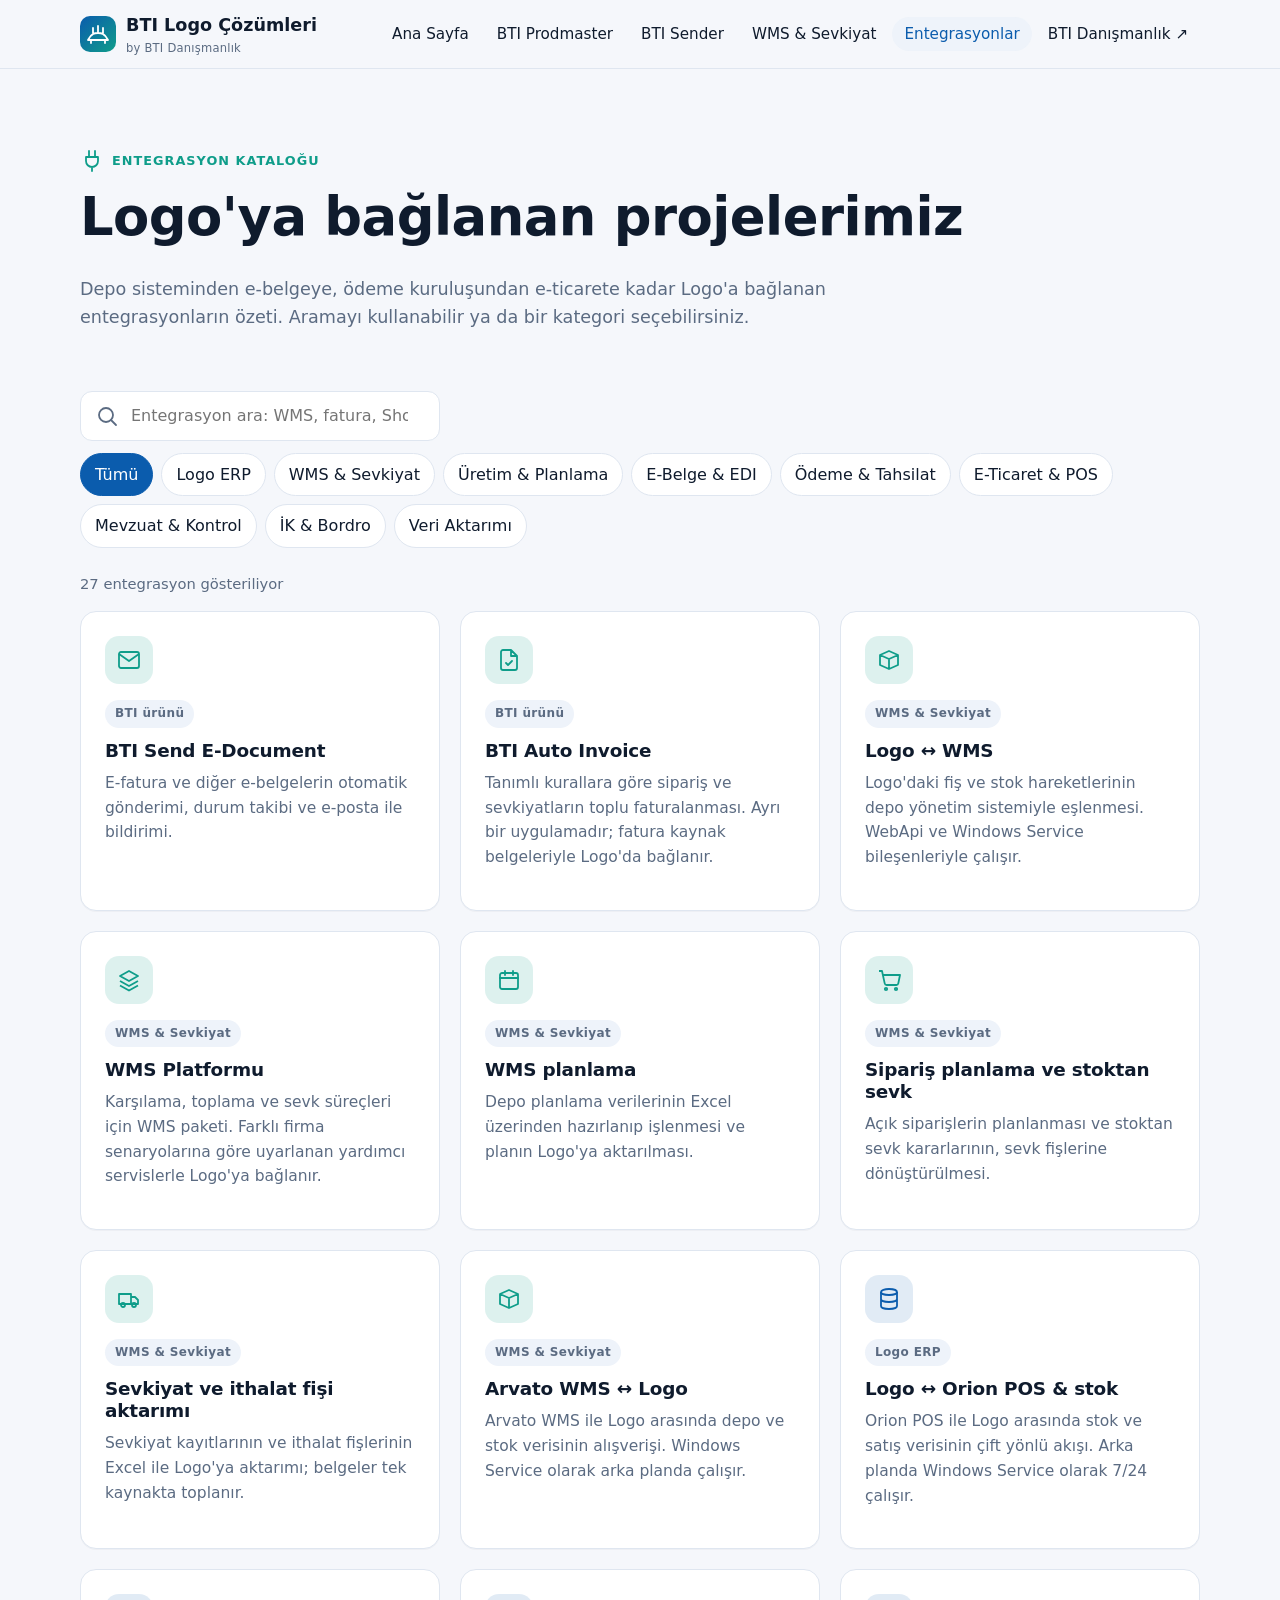
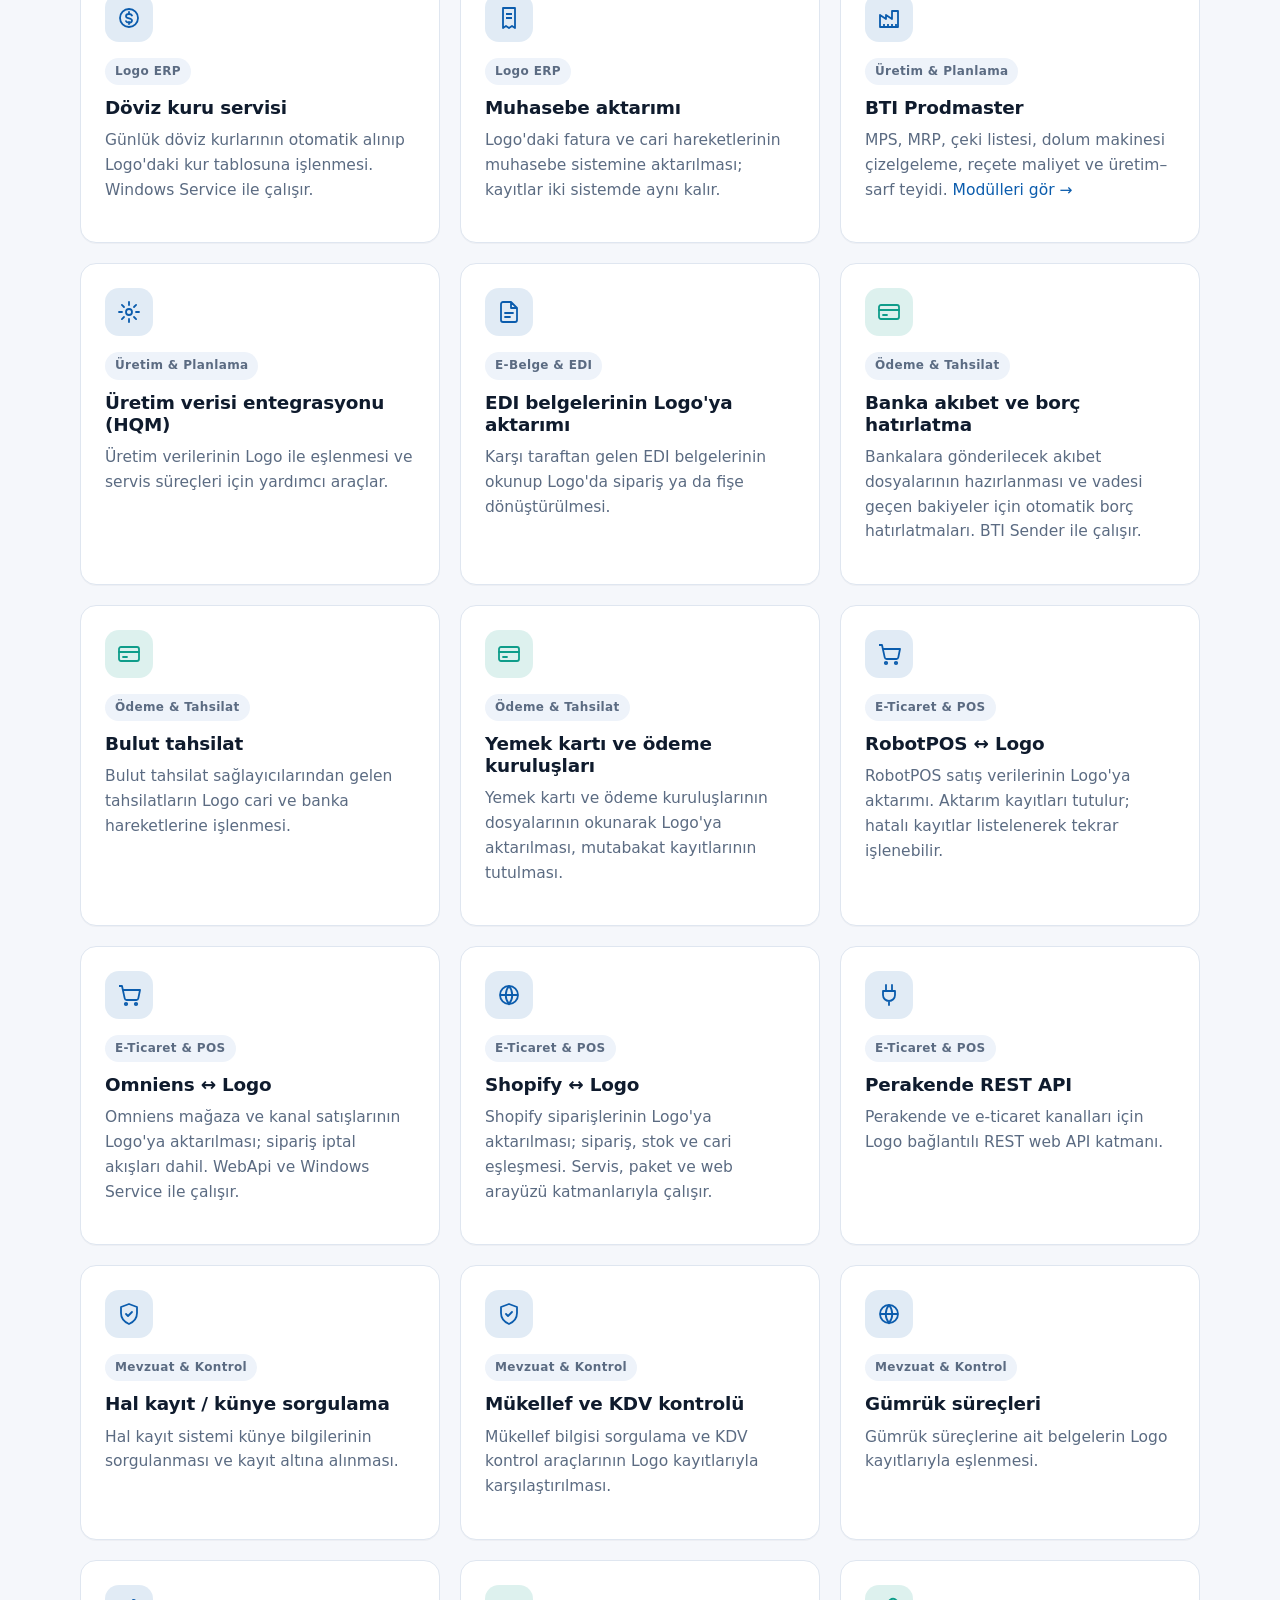
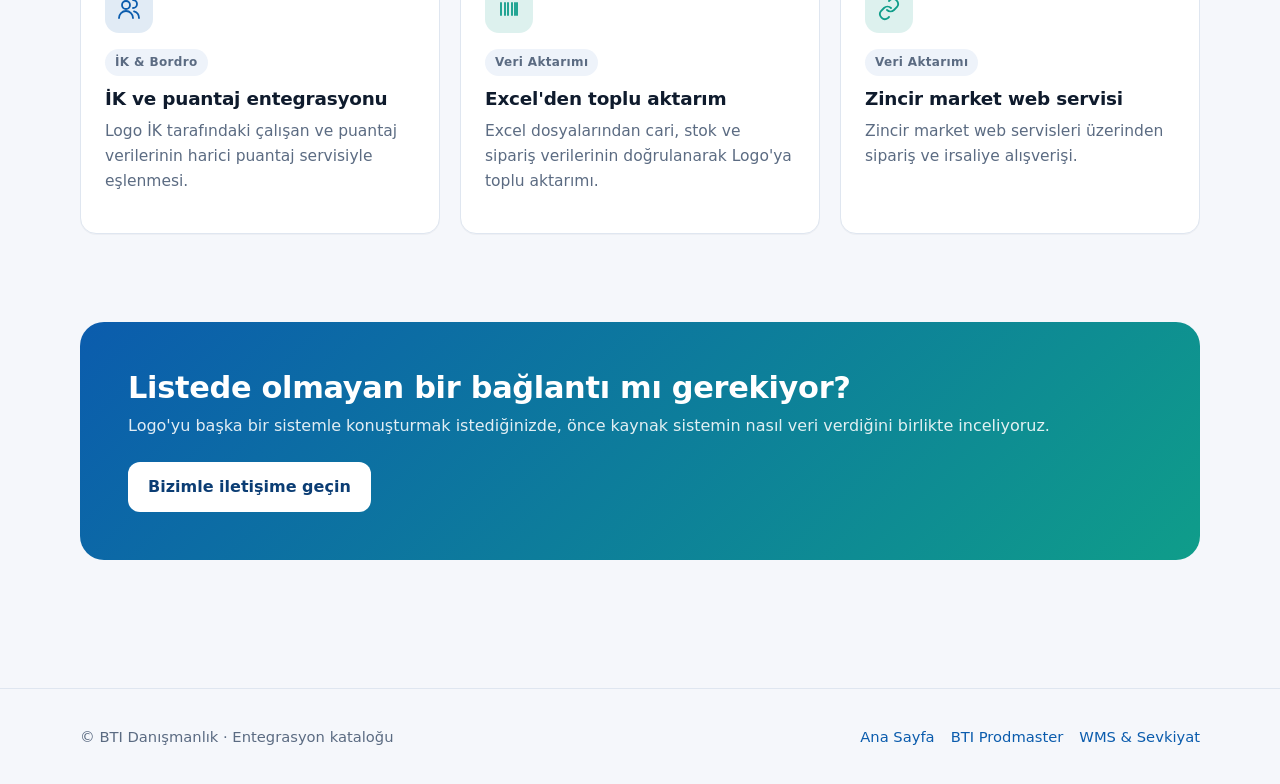
<file: entegrasyonlar.html>
<!doctype html>
<html lang="tr">
<head>
  <meta charset="utf-8">
  <meta name="viewport" content="width=device-width, initial-scale=1">
  <title>Entegrasyon Kataloğu — BTI Logo Çözümleri</title>
  <meta name="description" content="Logo'a bağlanan entegrasyon projeleri: WMS ve sevkiyat, e-belge, ödeme ve tahsilat, e-ticaret ve POS, döviz kuru, İK ve veri aktarımı.">
  <meta name="theme-color" content="#0b5cad">
  <link rel="icon" href="assets/img/favicon.svg" type="image/svg+xml">
  <link rel="stylesheet" href="assets/css/style.css">
  <script src="assets/js/main.js" defer></script>
</head>
<body>
<svg xmlns="http://www.w3.org/2000/svg" style="display:none">
  <symbol id="i-bridge" viewBox="0 0 24 24"><path d="M2 18c3.5-7 7-7 10-7s6.5 0 10 7M2 18h20M7 11V6M12 11V4M17 11V6M5 18v3M19 18v3" fill="none" stroke="currentColor" stroke-width="1.8" stroke-linecap="round"/></symbol>
  <symbol id="i-factory" viewBox="0 0 24 24"><path d="M3 21V9l6 4V9l6 4V5h6v16z" fill="none" stroke="currentColor" stroke-width="1.8" stroke-linejoin="round"/><path d="M7 21v-3M11 21v-3M15 21v-3M19 21v-3" stroke="currentColor" stroke-width="1.8"/></symbol>
  <symbol id="i-truck" viewBox="0 0 24 24"><path d="M2 7h12v10H2zM14 10h4l3 3v4h-7z" fill="none" stroke="currentColor" stroke-width="1.8" stroke-linejoin="round"/><circle cx="6" cy="18" r="2" fill="none" stroke="currentColor" stroke-width="1.8"/><circle cx="17" cy="18" r="2" fill="none" stroke="currentColor" stroke-width="1.8"/></symbol>
  <symbol id="i-box" viewBox="0 0 24 24"><path d="M3 7l9-4 9 4v10l-9 4-9-4z M3 7l9 4 9-4 M12 11v10" fill="none" stroke="currentColor" stroke-width="1.8" stroke-linejoin="round"/></symbol>
  <symbol id="i-layers" viewBox="0 0 24 24"><path d="M12 3l9 5-9 5-9-5zM3 13l9 5 9-5M3 17.5l9 5 9-5" fill="none" stroke="currentColor" stroke-width="1.8" stroke-linejoin="round"/></symbol>
  <symbol id="i-calendar" viewBox="0 0 24 24"><rect x="3" y="5" width="18" height="16" rx="2" fill="none" stroke="currentColor" stroke-width="1.8"/><path d="M3 10h18M8 3v4M16 3v4" stroke="currentColor" stroke-width="1.8" stroke-linecap="round"/></symbol>
  <symbol id="i-check" viewBox="0 0 24 24"><path d="M5 12.5l4.5 4.5L19 7" fill="none" stroke="currentColor" stroke-width="2" stroke-linecap="round" stroke-linejoin="round"/></symbol>
  <symbol id="i-link" viewBox="0 0 24 24"><path d="M10 13a5 5 0 0 0 7 0l3-3a5 5 0 0 0-7-7l-1 1M14 11a5 5 0 0 0-7 0l-3 3a5 5 0 0 0 7 7l1-1" fill="none" stroke="currentColor" stroke-width="1.8" stroke-linecap="round"/></symbol>
  <symbol id="i-cog" viewBox="0 0 24 24"><circle cx="12" cy="12" r="3" fill="none" stroke="currentColor" stroke-width="1.8"/><path d="M12 2v3M12 19v3M2 12h3M19 12h3M4.9 4.9l2.1 2.1M17 17l2.1 2.1M4.9 19.1L7 17M17 7l2.1-2.1" stroke="currentColor" stroke-width="1.8" stroke-linecap="round"/></symbol>
  <symbol id="i-db" viewBox="0 0 24 24"><ellipse cx="12" cy="5" rx="8" ry="3" fill="none" stroke="currentColor" stroke-width="1.8"/><path d="M4 5v14c0 1.7 3.6 3 8 3s8-1.3 8-3V5M4 12c0 1.7 3.6 3 8 3s8-1.3 8-3" fill="none" stroke="currentColor" stroke-width="1.8"/></symbol>
  <symbol id="i-search" viewBox="0 0 24 24"><circle cx="11" cy="11" r="7" fill="none" stroke="currentColor" stroke-width="1.8"/><path d="M21 21l-5-5" stroke="currentColor" stroke-width="1.8" stroke-linecap="round"/></symbol>
  <symbol id="i-arrow" viewBox="0 0 24 24"><path d="M5 12h14M13 6l6 6-6 6" fill="none" stroke="currentColor" stroke-width="2" stroke-linecap="round" stroke-linejoin="round"/></symbol>
  <symbol id="i-barcode" viewBox="0 0 24 24"><path d="M4 6v12M8 6v12M11 6v12M15 6v12M18 6v12M20 6v12" stroke="currentColor" stroke-width="1.8" stroke-linecap="round"/></symbol>
  <symbol id="i-chart" viewBox="0 0 24 24"><path d="M4 20V10M10 20V4M16 20v-7M22 20H2" fill="none" stroke="currentColor" stroke-width="1.8" stroke-linecap="round"/></symbol>
  <symbol id="i-receipt" viewBox="0 0 24 24"><path d="M6 2h12v20l-3-2-3 2-3-2-3 2zM9 8h6M9 12h6" fill="none" stroke="currentColor" stroke-width="1.8" stroke-linejoin="round"/></symbol>
  <symbol id="i-plug" viewBox="0 0 24 24"><path d="M9 2v6M15 2v6M6 8h12v4a6 6 0 0 1-12 0zM12 18v4" fill="none" stroke="currentColor" stroke-width="1.8" stroke-linecap="round" stroke-linejoin="round"/></symbol>
  <symbol id="i-cart" viewBox="0 0 24 24"><circle cx="9" cy="21" r="1.2" fill="none" stroke="currentColor" stroke-width="1.8"/><circle cx="19" cy="21" r="1.2" fill="none" stroke="currentColor" stroke-width="1.8"/><path d="M2 3h3l2.7 12.4a2 2 0 0 0 2 1.6h9.6a2 2 0 0 0 2-1.6L23 7H6" fill="none" stroke="currentColor" stroke-width="1.8" stroke-linejoin="round"/></symbol>
  <symbol id="i-card" viewBox="0 0 24 24"><rect x="2" y="5" width="20" height="14" rx="2" fill="none" stroke="currentColor" stroke-width="1.8"/><path d="M2 10h20M6 15h4" stroke="currentColor" stroke-width="1.8" stroke-linecap="round"/></symbol>
  <symbol id="i-doc" viewBox="0 0 24 24"><path d="M14 2H6a2 2 0 0 0-2 2v16a2 2 0 0 0 2 2h12a2 2 0 0 0 2-2V8zM14 2v6h6M8 13h8M8 17h5" fill="none" stroke="currentColor" stroke-width="1.8" stroke-linejoin="round" stroke-linecap="round"/></symbol>
  <symbol id="i-users" viewBox="0 0 24 24"><circle cx="9" cy="8" r="4" fill="none" stroke="currentColor" stroke-width="1.8"/><path d="M2 21a7 7 0 0 1 14 0M16 3a4 4 0 0 1 0 8M22 21a7 7 0 0 0-5-6.7" fill="none" stroke="currentColor" stroke-width="1.8" stroke-linecap="round"/></symbol>
  <symbol id="i-shield" viewBox="0 0 24 24"><path d="M12 2l8 3v6c0 5-3.5 9-8 11-4.5-2-8-6-8-11V5z M9 12l2 2 4-4" fill="none" stroke="currentColor" stroke-width="1.8" stroke-linejoin="round" stroke-linecap="round"/></symbol>
  <symbol id="i-flask" viewBox="0 0 24 24"><path d="M9 3h6M10 3v6l-5 9a2 2 0 0 0 2 3h10a2 2 0 0 0 2-3l-5-9V3" fill="none" stroke="currentColor" stroke-width="1.8" stroke-linejoin="round" stroke-linecap="round"/></symbol>
  <symbol id="i-coin" viewBox="0 0 24 24"><circle cx="12" cy="12" r="9" fill="none" stroke="currentColor" stroke-width="1.8"/><path d="M15 9.5c-.5-1-1.6-1.5-3-1.5-1.7 0-3 .9-3 2.2 0 3 6 1.6 6 4.3 0 1.3-1.3 2.2-3 2.2-1.5 0-2.6-.6-3-1.6M12 6v2M12 16v2" fill="none" stroke="currentColor" stroke-width="1.8" stroke-linecap="round"/></symbol>
  <symbol id="i-clock" viewBox="0 0 24 24"><circle cx="12" cy="12" r="9" fill="none" stroke="currentColor" stroke-width="1.8"/><path d="M12 7v5l3 2" fill="none" stroke="currentColor" stroke-width="1.8" stroke-linecap="round"/></symbol>
  <symbol id="i-sign" viewBox="0 0 24 24"><path d="M14 2H6a2 2 0 0 0-2 2v16a2 2 0 0 0 2 2h12a2 2 0 0 0 2-2V8zM14 2v6h6M9 15l2 2 4-4" fill="none" stroke="currentColor" stroke-width="1.8" stroke-linejoin="round" stroke-linecap="round"/></symbol>
  <symbol id="i-globe" viewBox="0 0 24 24"><circle cx="12" cy="12" r="9" fill="none" stroke="currentColor" stroke-width="1.8"/><path d="M3 12h18M12 3a14 14 0 0 1 0 18 14 14 0 0 1 0-18" fill="none" stroke="currentColor" stroke-width="1.8"/></symbol>
  <symbol id="i-mail" viewBox="0 0 24 24"><rect x="2" y="4" width="20" height="16" rx="2" fill="none" stroke="currentColor" stroke-width="1.8"/><path d="M2 6l10 7 10-7" fill="none" stroke="currentColor" stroke-width="1.8" stroke-linejoin="round"/></symbol>
</svg>
  <a class="skip" href="#icerik">İçeriğe geç</a>

  <header class="site-header">
    <div class="wrap nav">
      <a class="brand" href="index.html" aria-label="BTI Logo Çözümleri ana sayfa">
        <span class="brand-mark"><svg class="icon" aria-hidden="true"><use href="#i-bridge"/></svg></span>
        <span>BTI Logo Çözümleri<small>by BTI Danışmanlık</small></span>
      </a>
      <button class="menu-toggle" type="button" aria-expanded="false" aria-controls="site-menu">Menü</button>
      <ul class="menu" id="site-menu">
        <li><a href="index.html">Ana Sayfa</a></li>
        <li><a href="prodmaster.html">BTI Prodmaster</a></li>
        <li><a href="btisender.html">BTI Sender</a></li>
        <li><a href="wms-sevkiyat.html">WMS &amp; Sevkiyat</a></li>
        <li><a href="entegrasyonlar.html" aria-current="page">Entegrasyonlar</a></li>
        <li><a href="https://www.btidanismanlik.com/" rel="noopener">BTI Danışmanlık ↗</a></li>
      </ul>
    </div>
  </header>

  <main id="icerik">
    <div class="hero-page">
      <div class="wrap">
        <p class="eyebrow"><svg class="icon" aria-hidden="true" width="16" height="16"><use href="#i-plug"/></svg> Entegrasyon kataloğu</p>
        <h1>Logo'ya bağlanan projelerimiz</h1>
        <p class="lead">Depo sisteminden e-belgeye, ödeme kuruluşundan e-ticarete kadar Logo'a bağlanan entegrasyonların özeti. Aramayı kullanabilir ya da bir kategori seçebilirsiniz.</p>
      </div>
    </div>

    <section style="padding-top:12px">
      <div class="wrap">
        <div class="toolbar">
          <label class="search">
            <svg class="icon" aria-hidden="true" width="20" height="20"><use href="#i-search"/></svg>
            <span class="sr-only" style="position:absolute;left:-9999px">Entegrasyon ara</span>
            <input type="search" placeholder="Entegrasyon ara: WMS, fatura, Shopify…" data-search autocomplete="off">
          </label>
          <div class="filter-chips" role="group" aria-label="Kategori filtresi">
            <button class="chip" type="button" data-filter="Tümü" aria-pressed="true">Tümü</button>
            <button class="chip" type="button" data-filter="Logo ERP" aria-pressed="false">Logo ERP</button>
            <button class="chip" type="button" data-filter="WMS &amp; Sevkiyat" aria-pressed="false">WMS &amp; Sevkiyat</button>
            <button class="chip" type="button" data-filter="Üretim &amp; Planlama" aria-pressed="false">Üretim &amp; Planlama</button>
            <button class="chip" type="button" data-filter="E-Belge &amp; EDI" aria-pressed="false">E-Belge &amp; EDI</button>
            <button class="chip" type="button" data-filter="Ödeme &amp; Tahsilat" aria-pressed="false">Ödeme &amp; Tahsilat</button>
            <button class="chip" type="button" data-filter="E-Ticaret &amp; POS" aria-pressed="false">E-Ticaret &amp; POS</button>
            <button class="chip" type="button" data-filter="Mevzuat &amp; Kontrol" aria-pressed="false">Mevzuat &amp; Kontrol</button>
            <button class="chip" type="button" data-filter="İK &amp; Bordro" aria-pressed="false">İK &amp; Bordro</button>
            <button class="chip" type="button" data-filter="Veri Aktarımı" aria-pressed="false">Veri Aktarımı</button>
          </div>
        </div>

        <p class="count" data-count aria-live="polite">27 entegrasyon gösteriliyor</p>

        <div class="grid grid-3" data-catalog>
          <!-- BTI ürünleri -->
                    <article class="card" data-category="E-Belge &amp; EDI">
            <span class="card-icon teal"><svg class="icon" aria-hidden="true"><use href="#i-mail"/></svg></span>
            <span class="tag">BTI ürünü</span>
            <h3>BTI Send E-Document</h3>
            <p>E-fatura ve diğer e-belgelerin otomatik gönderimi, durum takibi ve e-posta ile bildirimi.</p>
          </article>
                    <article class="card" data-category="E-Belge &amp; EDI">
            <span class="card-icon teal"><svg class="icon" aria-hidden="true"><use href="#i-sign"/></svg></span>
            <span class="tag">BTI ürünü</span>
            <h3>BTI Auto Invoice</h3>
            <p>Tanımlı kurallara göre sipariş ve sevkiyatların toplu faturalanması. Ayrı bir uygulamadır; fatura kaynak belgeleriyle Logo'da bağlanır.</p>
          </article>

          <!-- WMS & Sevkiyat -->
          <article class="card" data-category="WMS &amp; Sevkiyat">
            <span class="card-icon teal"><svg class="icon" aria-hidden="true"><use href="#i-box"/></svg></span>
            <span class="tag">WMS &amp; Sevkiyat</span>
            <h3>Logo ↔ WMS</h3>
            <p>Logo'daki fiş ve stok hareketlerinin depo yönetim sistemiyle eşlenmesi. WebApi ve Windows Service bileşenleriyle çalışır.</p>
          </article>
          <article class="card" data-category="WMS &amp; Sevkiyat">
            <span class="card-icon teal"><svg class="icon" aria-hidden="true"><use href="#i-layers"/></svg></span>
            <span class="tag">WMS &amp; Sevkiyat</span>
            <h3>WMS Platformu</h3>
            <p>Karşılama, toplama ve sevk süreçleri için WMS paketi. Farklı firma senaryolarına göre uyarlanan yardımcı servislerle Logo'ya bağlanır.</p>
          </article>
          <article class="card" data-category="WMS &amp; Sevkiyat">
            <span class="card-icon teal"><svg class="icon" aria-hidden="true"><use href="#i-calendar"/></svg></span>
            <span class="tag">WMS &amp; Sevkiyat</span>
            <h3>WMS planlama</h3>
            <p>Depo planlama verilerinin Excel üzerinden hazırlanıp işlenmesi ve planın Logo'ya aktarılması.</p>
          </article>
          <article class="card" data-category="WMS &amp; Sevkiyat">
            <span class="card-icon teal"><svg class="icon" aria-hidden="true"><use href="#i-cart"/></svg></span>
            <span class="tag">WMS &amp; Sevkiyat</span>
            <h3>Sipariş planlama ve stoktan sevk</h3>
            <p>Açık siparişlerin planlanması ve stoktan sevk kararlarının, sevk fişlerine dönüştürülmesi.</p>
          </article>
          <article class="card" data-category="WMS &amp; Sevkiyat">
            <span class="card-icon teal"><svg class="icon" aria-hidden="true"><use href="#i-truck"/></svg></span>
            <span class="tag">WMS &amp; Sevkiyat</span>
            <h3>Sevkiyat ve ithalat fişi aktarımı</h3>
            <p>Sevkiyat kayıtlarının ve ithalat fişlerinin Excel ile Logo'ya aktarımı; belgeler tek kaynakta toplanır.</p>
          </article>

          <!-- Arvato WMS -->
          <article class="card" data-category="WMS &amp; Sevkiyat">
            <span class="card-icon teal"><svg class="icon" aria-hidden="true"><use href="#i-box"/></svg></span>
            <span class="tag">WMS &amp; Sevkiyat</span>
            <h3>Arvato WMS ↔ Logo</h3>
            <p>Arvato WMS ile Logo arasında depo ve stok verisinin alışverişi. Windows Service olarak arka planda çalışır.</p>
          </article>

          <!-- Logo ERP -->
          <article class="card" data-category="Logo ERP">
            <span class="card-icon"><svg class="icon" aria-hidden="true"><use href="#i-db"/></svg></span>
            <span class="tag">Logo ERP</span>
            <h3>Logo ↔ Orion POS &amp; stok</h3>
            <p>Orion POS ile Logo arasında stok ve satış verisinin çift yönlü akışı. Arka planda Windows Service olarak 7/24 çalışır.</p>
          </article>
          <article class="card" data-category="Logo ERP">
            <span class="card-icon"><svg class="icon" aria-hidden="true"><use href="#i-coin"/></svg></span>
            <span class="tag">Logo ERP</span>
            <h3>Döviz kuru servisi</h3>
            <p>Günlük döviz kurlarının otomatik alınıp Logo'daki kur tablosuna işlenmesi. Windows Service ile çalışır.</p>
          </article>
          <article class="card" data-category="Logo ERP">
            <span class="card-icon"><svg class="icon" aria-hidden="true"><use href="#i-receipt"/></svg></span>
            <span class="tag">Logo ERP</span>
            <h3>Muhasebe aktarımı</h3>
            <p>Logo'daki fatura ve cari hareketlerinin muhasebe sistemine aktarılması; kayıtlar iki sistemde aynı kalır.</p>
          </article>

          <!-- Üretim & Planlama -->
          <article class="card" data-category="Üretim &amp; Planlama">
            <span class="card-icon"><svg class="icon" aria-hidden="true"><use href="#i-factory"/></svg></span>
            <span class="tag">Üretim &amp; Planlama</span>
            <h3>BTI Prodmaster</h3>
            <p>MPS, MRP, çeki listesi, dolum makinesi çizelgeleme, reçete maliyet ve üretim–sarf teyidi. <a href="prodmaster.html">Modülleri gör →</a></p>
          </article>
          <article class="card" data-category="Üretim &amp; Planlama">
            <span class="card-icon"><svg class="icon" aria-hidden="true"><use href="#i-cog"/></svg></span>
            <span class="tag">Üretim &amp; Planlama</span>
            <h3>Üretim verisi entegrasyonu (HQM)</h3>
            <p>Üretim verilerinin Logo ile eşlenmesi ve servis süreçleri için yardımcı araçlar.</p>
          </article>

          <!-- E-Belge & EDI -->
          <article class="card" data-category="E-Belge &amp; EDI">
            <span class="card-icon"><svg class="icon" aria-hidden="true"><use href="#i-doc"/></svg></span>
            <span class="tag">E-Belge &amp; EDI</span>
            <h3>EDI belgelerinin Logo'ya aktarımı</h3>
            <p>Karşı taraftan gelen EDI belgelerinin okunup Logo'da sipariş ya da fişe dönüştürülmesi.</p>
          </article>

          <!-- Ödeme & Tahsilat -->
          <article class="card" data-category="Ödeme &amp; Tahsilat">
            <span class="card-icon teal"><svg class="icon" aria-hidden="true"><use href="#i-card"/></svg></span>
            <span class="tag">Ödeme &amp; Tahsilat</span>
            <h3>Banka akıbet ve borç hatırlatma</h3>
            <p>Bankalara gönderilecek akıbet dosyalarının hazırlanması ve vadesi geçen bakiyeler için otomatik borç hatırlatmaları. BTI Sender ile çalışır.</p>
          </article>

          <article class="card" data-category="Ödeme &amp; Tahsilat">
            <span class="card-icon teal"><svg class="icon" aria-hidden="true"><use href="#i-card"/></svg></span>
            <span class="tag">Ödeme &amp; Tahsilat</span>
            <h3>Bulut tahsilat</h3>
            <p>Bulut tahsilat sağlayıcılarından gelen tahsilatların Logo cari ve banka hareketlerine işlenmesi.</p>
          </article>
          <article class="card" data-category="Ödeme &amp; Tahsilat">
            <span class="card-icon teal"><svg class="icon" aria-hidden="true"><use href="#i-card"/></svg></span>
            <span class="tag">Ödeme &amp; Tahsilat</span>
            <h3>Yemek kartı ve ödeme kuruluşları</h3>
            <p>Yemek kartı ve ödeme kuruluşlarının dosyalarının okunarak Logo'ya aktarılması, mutabakat kayıtlarının tutulması.</p>
          </article>

          <!-- E-Ticaret & POS -->
          <article class="card" data-category="E-Ticaret &amp; POS">
            <span class="card-icon"><svg class="icon" aria-hidden="true"><use href="#i-cart"/></svg></span>
            <span class="tag">E-Ticaret &amp; POS</span>
            <h3>RobotPOS ↔ Logo</h3>
            <p>RobotPOS satış verilerinin Logo'ya aktarımı. Aktarım kayıtları tutulur; hatalı kayıtlar listelenerek tekrar işlenebilir.</p>
          </article>
          <article class="card" data-category="E-Ticaret &amp; POS">
            <span class="card-icon"><svg class="icon" aria-hidden="true"><use href="#i-cart"/></svg></span>
            <span class="tag">E-Ticaret &amp; POS</span>
            <h3>Omniens ↔ Logo</h3>
            <p>Omniens mağaza ve kanal satışlarının Logo'ya aktarılması; sipariş iptal akışları dahil. WebApi ve Windows Service ile çalışır.</p>
          </article>
          <article class="card" data-category="E-Ticaret &amp; POS">
            <span class="card-icon"><svg class="icon" aria-hidden="true"><use href="#i-globe"/></svg></span>
            <span class="tag">E-Ticaret &amp; POS</span>
            <h3>Shopify ↔ Logo</h3>
            <p>Shopify siparişlerinin Logo'ya aktarılması; sipariş, stok ve cari eşleşmesi. Servis, paket ve web arayüzü katmanlarıyla çalışır.</p>
          </article>
          <article class="card" data-category="E-Ticaret &amp; POS">
            <span class="card-icon"><svg class="icon" aria-hidden="true"><use href="#i-plug"/></svg></span>
            <span class="tag">E-Ticaret &amp; POS</span>
            <h3>Perakende REST API</h3>
            <p>Perakende ve e-ticaret kanalları için Logo bağlantılı REST web API katmanı.</p>
          </article>

          <!-- Mevzuat & Kontrol -->
          <article class="card" data-category="Mevzuat &amp; Kontrol">
            <span class="card-icon"><svg class="icon" aria-hidden="true"><use href="#i-shield"/></svg></span>
            <span class="tag">Mevzuat &amp; Kontrol</span>
            <h3>Hal kayıt / künye sorgulama</h3>
            <p>Hal kayıt sistemi künye bilgilerinin sorgulanması ve kayıt altına alınması.</p>
          </article>
          <article class="card" data-category="Mevzuat &amp; Kontrol">
            <span class="card-icon"><svg class="icon" aria-hidden="true"><use href="#i-shield"/></svg></span>
            <span class="tag">Mevzuat &amp; Kontrol</span>
            <h3>Mükellef ve KDV kontrolü</h3>
            <p>Mükellef bilgisi sorgulama ve KDV kontrol araçlarının Logo kayıtlarıyla karşılaştırılması.</p>
          </article>
          <article class="card" data-category="Mevzuat &amp; Kontrol">
            <span class="card-icon"><svg class="icon" aria-hidden="true"><use href="#i-globe"/></svg></span>
            <span class="tag">Mevzuat &amp; Kontrol</span>
            <h3>Gümrük süreçleri</h3>
            <p>Gümrük süreçlerine ait belgelerin Logo kayıtlarıyla eşlenmesi.</p>
          </article>

          <!-- İK & Bordro -->
          <article class="card" data-category="İK &amp; Bordro">
            <span class="card-icon"><svg class="icon" aria-hidden="true"><use href="#i-users"/></svg></span>
            <span class="tag">İK &amp; Bordro</span>
            <h3>İK ve puantaj entegrasyonu</h3>
            <p>Logo İK tarafındaki çalışan ve puantaj verilerinin harici puantaj servisiyle eşlenmesi.</p>
          </article>

          <!-- Veri Aktarımı -->
          <article class="card" data-category="Veri Aktarımı">
            <span class="card-icon teal"><svg class="icon" aria-hidden="true"><use href="#i-barcode"/></svg></span>
            <span class="tag">Veri Aktarımı</span>
            <h3>Excel'den toplu aktarım</h3>
            <p>Excel dosyalarından cari, stok ve sipariş verilerinin doğrulanarak Logo'ya toplu aktarımı.</p>
          </article>
          <article class="card" data-category="Veri Aktarımı">
            <span class="card-icon teal"><svg class="icon" aria-hidden="true"><use href="#i-link"/></svg></span>
            <span class="tag">Veri Aktarımı</span>
            <h3>Zincir market web servisi</h3>
            <p>Zincir market web servisleri üzerinden sipariş ve irsaliye alışverişi.</p>
          </article>
        </div>

        <div class="empty" data-empty>Bu filtrede eşleşen entegrasyon yok. Aramayı temizleyip tekrar deneyin.</div>
      </div>
    </section>

    <section style="padding-top:0">
      <div class="wrap">
        <div class="cta">
          <div>
            <h2>Listede olmayan bir bağlantı mı gerekiyor?</h2>
            <p>Logo'yu başka bir sistemle konuşturmak istediğinizde, önce kaynak sistemin nasıl veri verdiğini birlikte inceliyoruz.</p>
          </div>
          <div class="btn-row" style="margin:0">
            <a class="btn" href="https://www.btidanismanlik.com/" rel="noopener">Bizimle iletişime geçin</a>
          </div>
        </div>
      </div>
    </section>
  </main>

  <footer class="site-footer">
    <div class="wrap">
      <span>© BTI Danışmanlık · Entegrasyon kataloğu</span>
      <nav aria-label="Alt bağlantılar">
        <a href="index.html">Ana Sayfa</a>
        <a href="prodmaster.html">BTI Prodmaster</a>
        <a href="wms-sevkiyat.html">WMS &amp; Sevkiyat</a>
      </nav>
    </div>
  </footer>
</body>
</html>
</file>
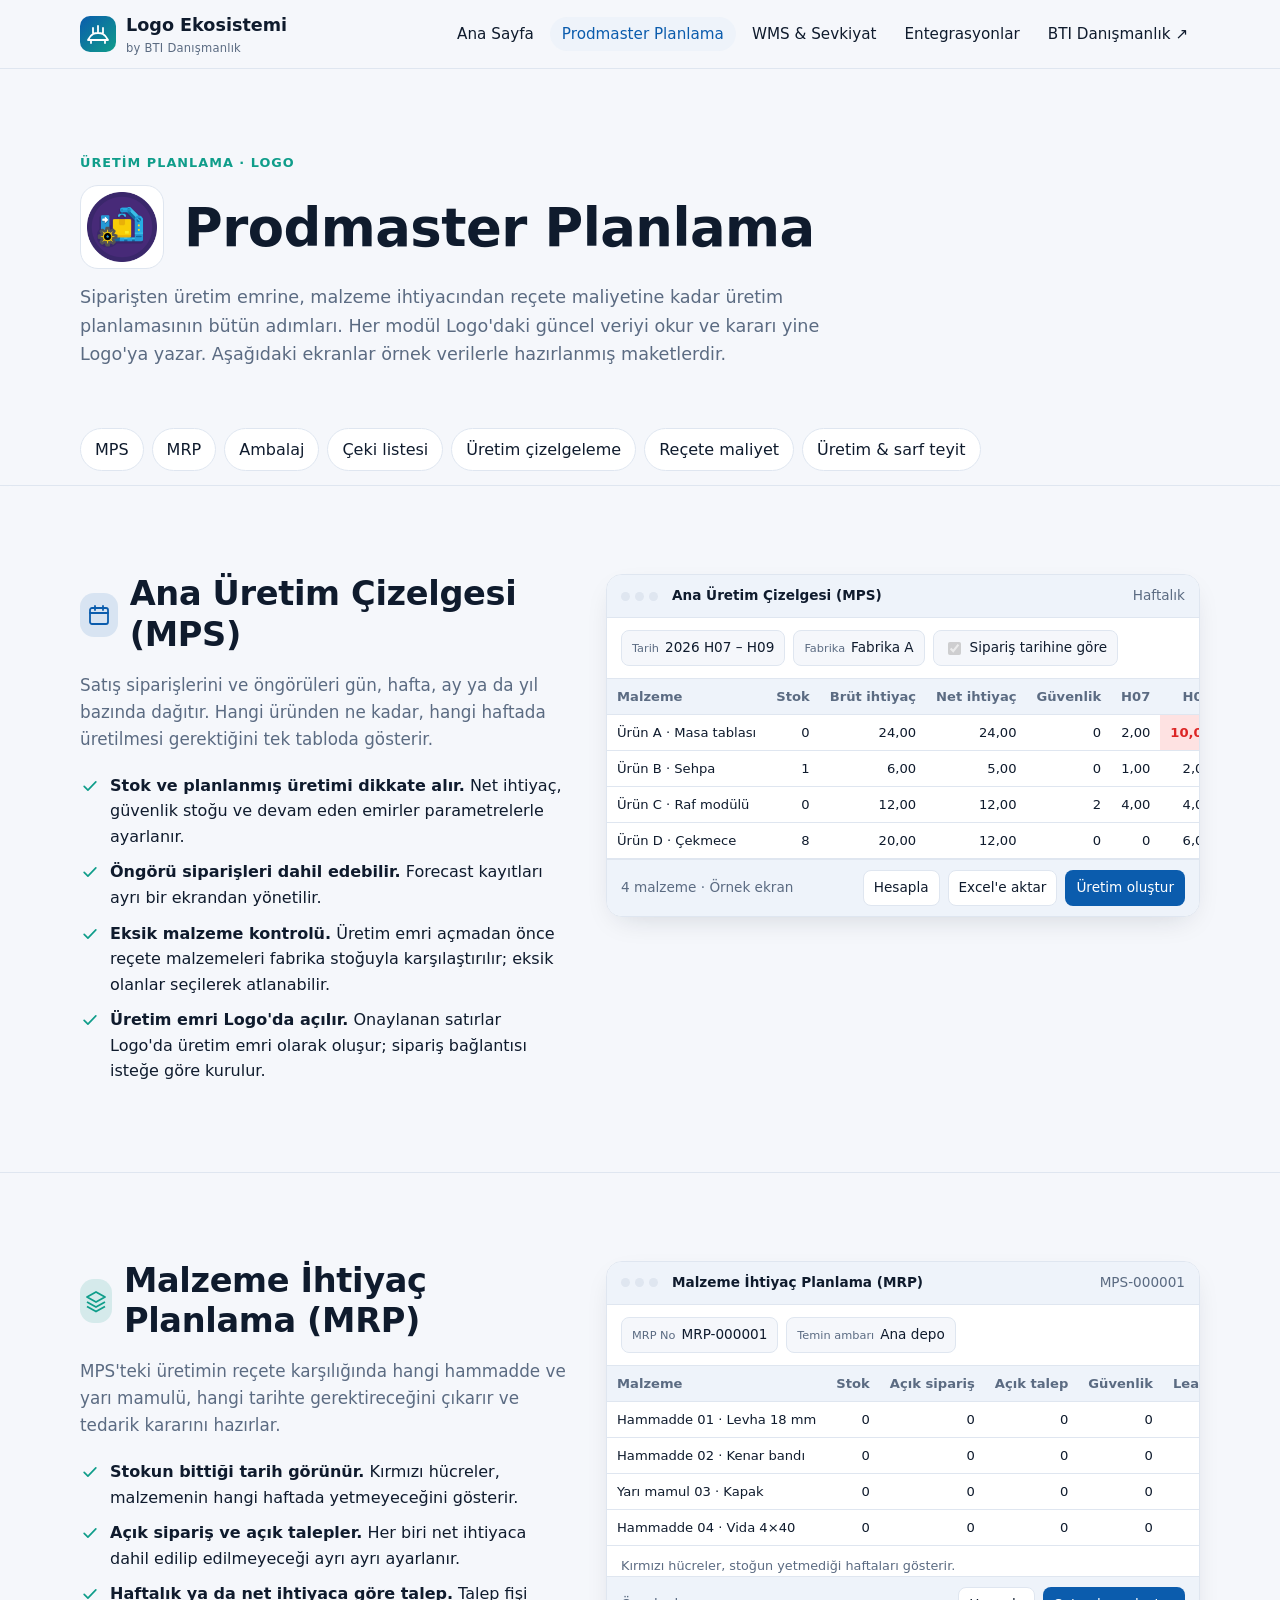
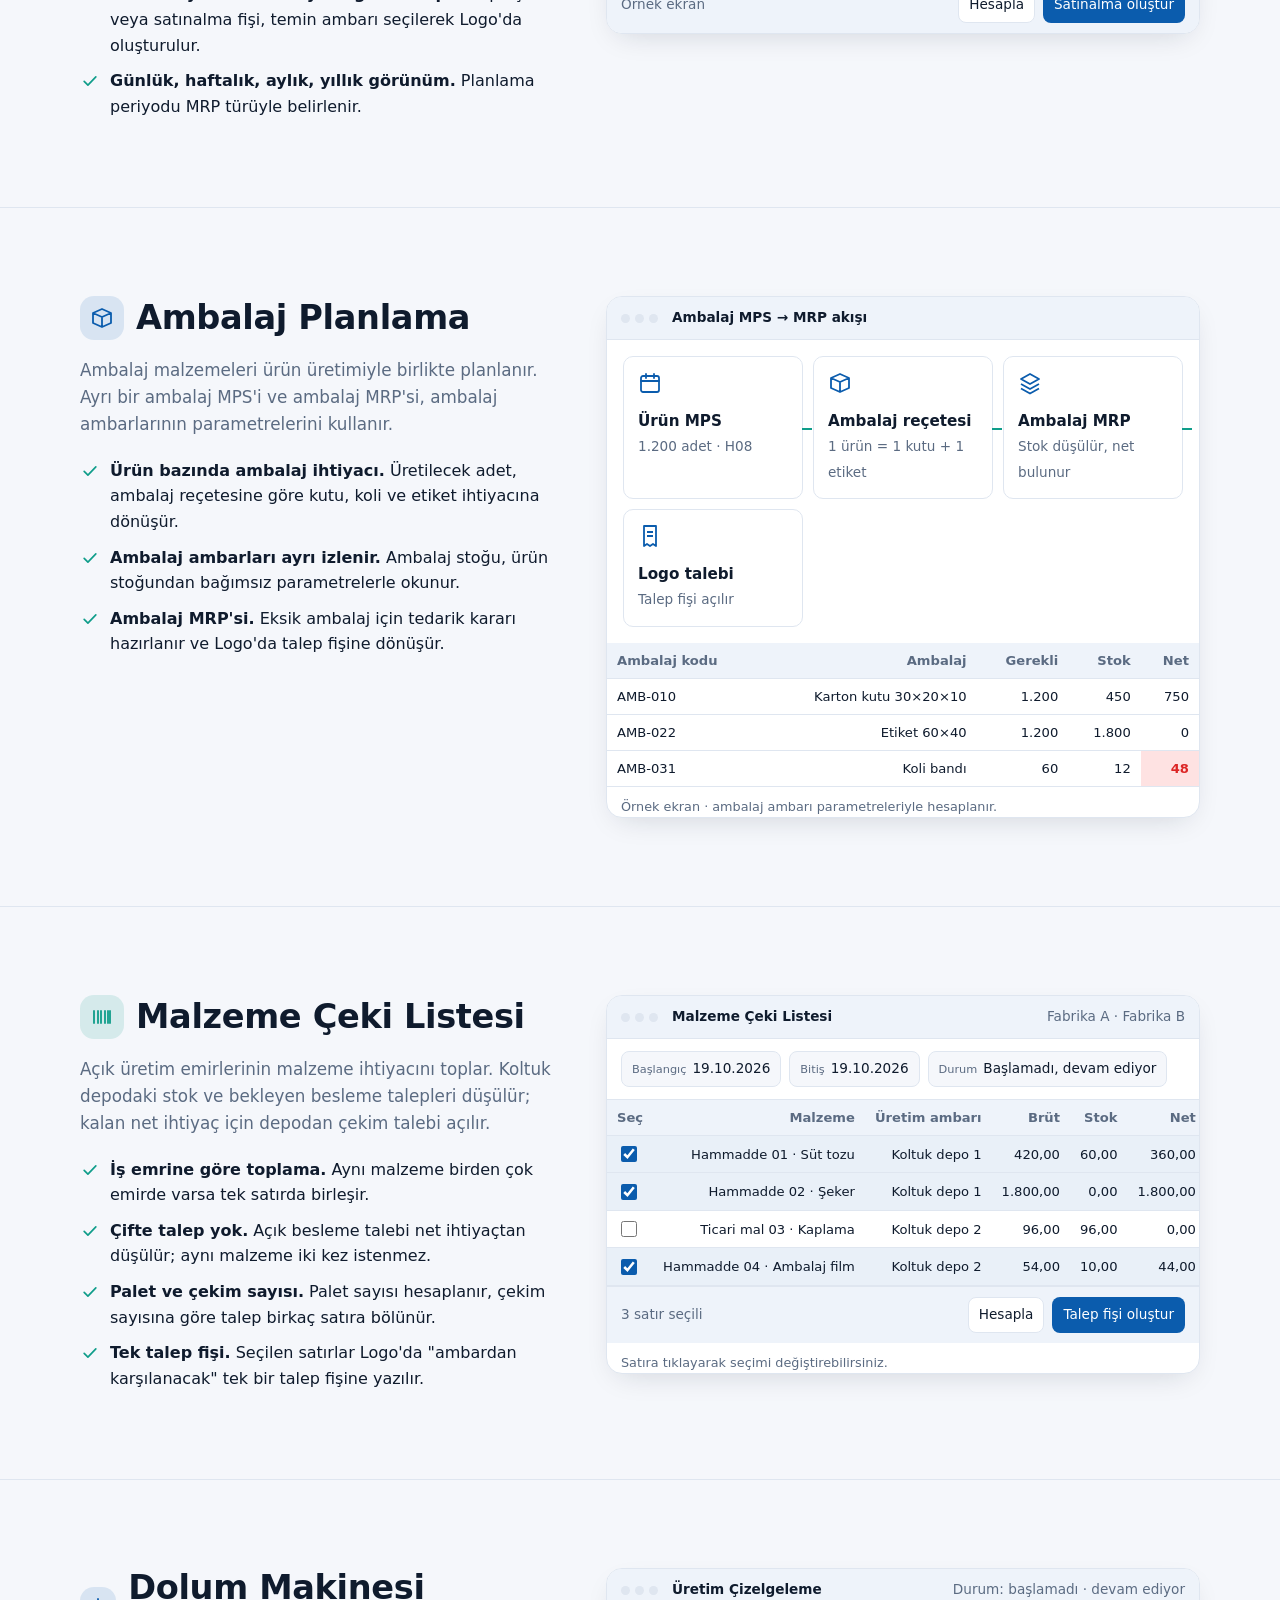
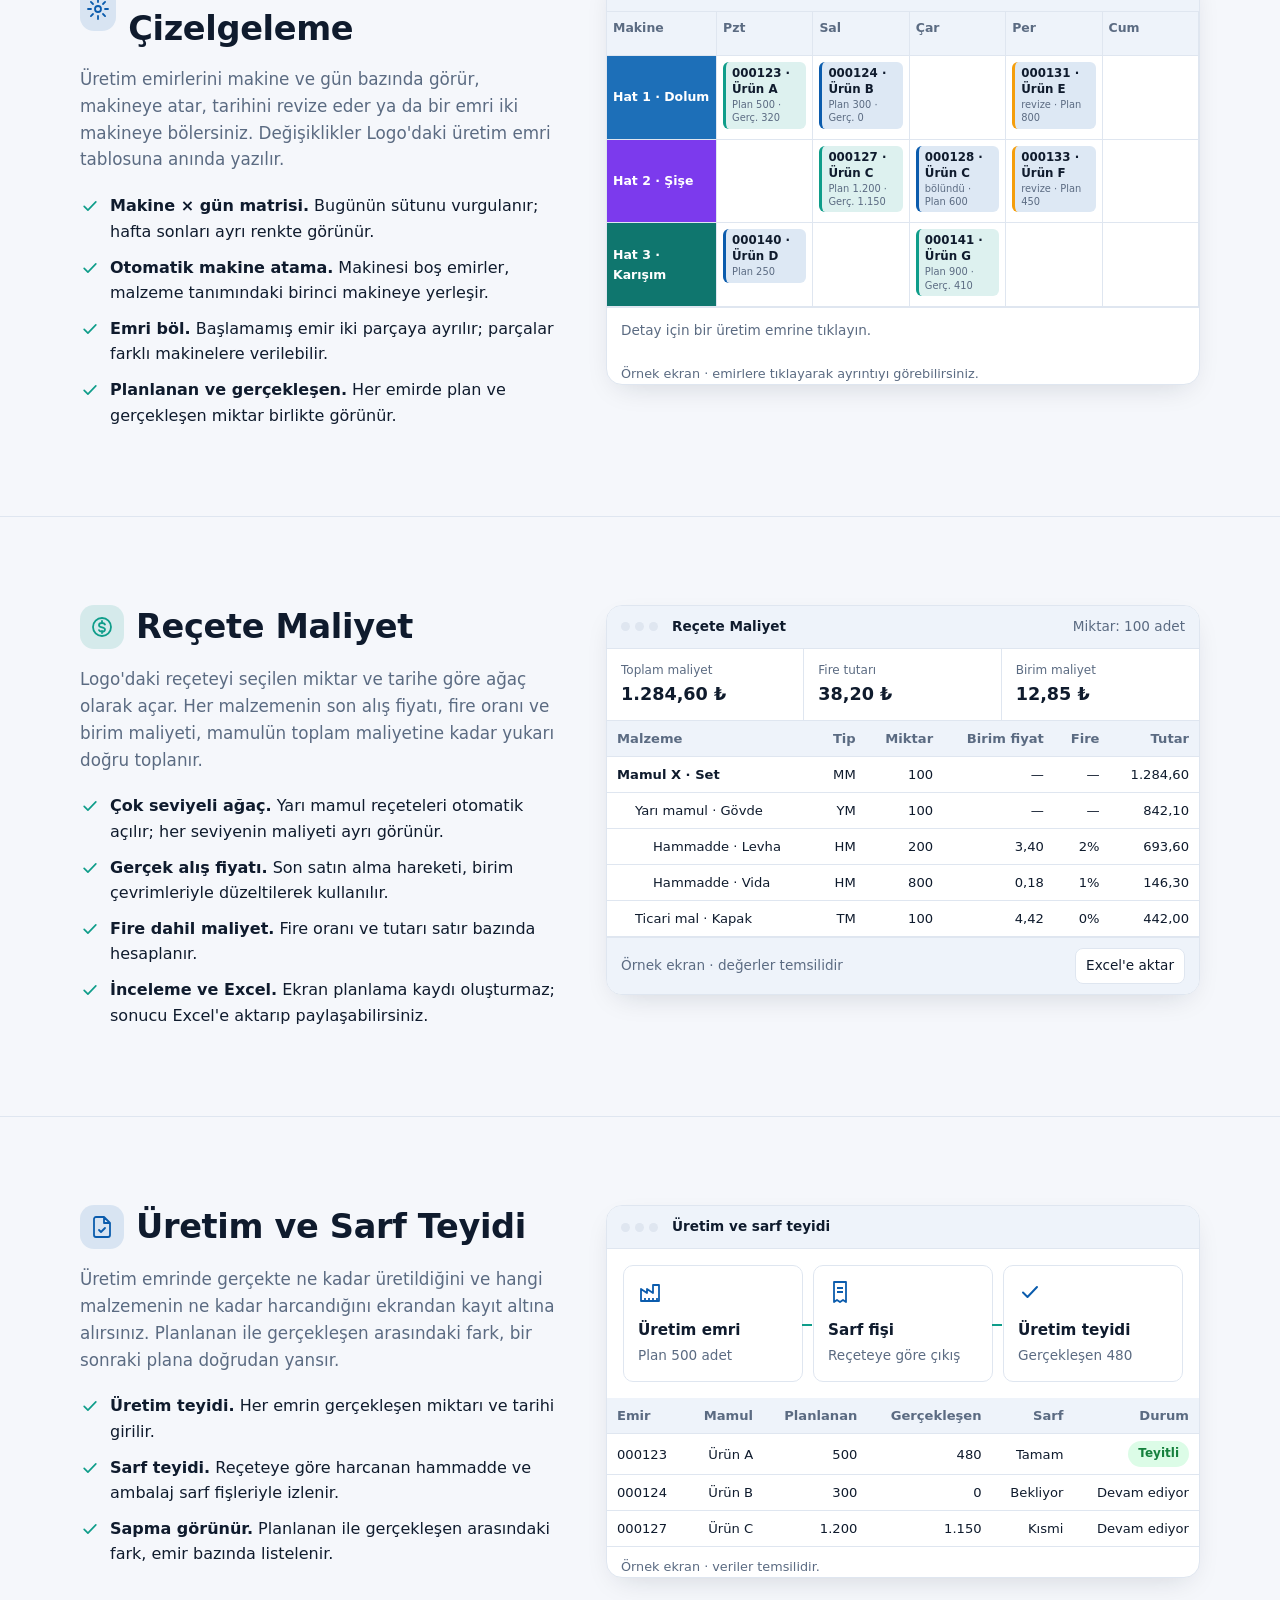
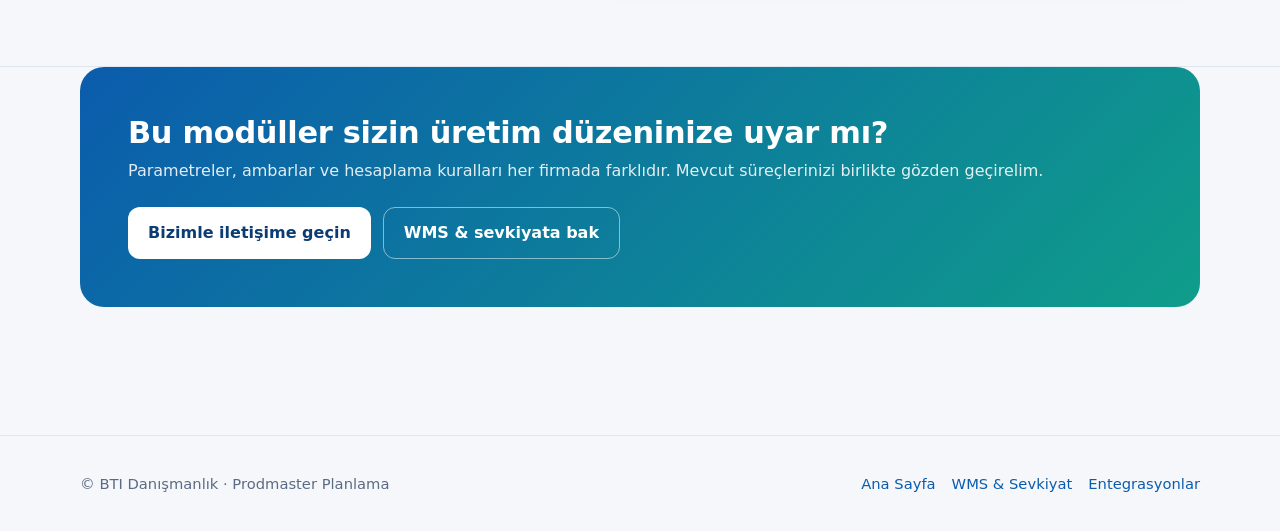
<file: planlama.html>
<!doctype html>
<html lang="tr">
<head>
  <meta charset="utf-8">
  <meta name="viewport" content="width=device-width, initial-scale=1">
  <title>Prodmaster Planlama — Logo Ekosistemi</title>
  <meta name="description" content="Prodmaster Planlama: MPS, MRP, ambalaj planlama, malzeme çeki listesi, dolum makinesi çizelgeleme, reçete maliyeti ve üretim–sarf teyidi. Logo ile çalışır.">
  <meta name="theme-color" content="#0b5cad">
  <link rel="icon" href="assets/img/favicon.svg" type="image/svg+xml">
  <link rel="stylesheet" href="assets/css/style.css">
  <script src="assets/js/main.js" defer></script>
</head>
<body>
<svg xmlns="http://www.w3.org/2000/svg" style="display:none">
  <symbol id="i-bridge" viewBox="0 0 24 24"><path d="M2 18c3.5-7 7-7 10-7s6.5 0 10 7M2 18h20M7 11V6M12 11V4M17 11V6M5 18v3M19 18v3" fill="none" stroke="currentColor" stroke-width="1.8" stroke-linecap="round"/></symbol>
  <symbol id="i-factory" viewBox="0 0 24 24"><path d="M3 21V9l6 4V9l6 4V5h6v16z" fill="none" stroke="currentColor" stroke-width="1.8" stroke-linejoin="round"/><path d="M7 21v-3M11 21v-3M15 21v-3M19 21v-3" stroke="currentColor" stroke-width="1.8"/></symbol>
  <symbol id="i-truck" viewBox="0 0 24 24"><path d="M2 7h12v10H2zM14 10h4l3 3v4h-7z" fill="none" stroke="currentColor" stroke-width="1.8" stroke-linejoin="round"/><circle cx="6" cy="18" r="2" fill="none" stroke="currentColor" stroke-width="1.8"/><circle cx="17" cy="18" r="2" fill="none" stroke="currentColor" stroke-width="1.8"/></symbol>
  <symbol id="i-box" viewBox="0 0 24 24"><path d="M3 7l9-4 9 4v10l-9 4-9-4z M3 7l9 4 9-4 M12 11v10" fill="none" stroke="currentColor" stroke-width="1.8" stroke-linejoin="round"/></symbol>
  <symbol id="i-layers" viewBox="0 0 24 24"><path d="M12 3l9 5-9 5-9-5zM3 13l9 5 9-5M3 17.5l9 5 9-5" fill="none" stroke="currentColor" stroke-width="1.8" stroke-linejoin="round"/></symbol>
  <symbol id="i-calendar" viewBox="0 0 24 24"><rect x="3" y="5" width="18" height="16" rx="2" fill="none" stroke="currentColor" stroke-width="1.8"/><path d="M3 10h18M8 3v4M16 3v4" stroke="currentColor" stroke-width="1.8" stroke-linecap="round"/></symbol>
  <symbol id="i-check" viewBox="0 0 24 24"><path d="M5 12.5l4.5 4.5L19 7" fill="none" stroke="currentColor" stroke-width="2" stroke-linecap="round" stroke-linejoin="round"/></symbol>
  <symbol id="i-link" viewBox="0 0 24 24"><path d="M10 13a5 5 0 0 0 7 0l3-3a5 5 0 0 0-7-7l-1 1M14 11a5 5 0 0 0-7 0l-3 3a5 5 0 0 0 7 7l1-1" fill="none" stroke="currentColor" stroke-width="1.8" stroke-linecap="round"/></symbol>
  <symbol id="i-cog" viewBox="0 0 24 24"><circle cx="12" cy="12" r="3" fill="none" stroke="currentColor" stroke-width="1.8"/><path d="M12 2v3M12 19v3M2 12h3M19 12h3M4.9 4.9l2.1 2.1M17 17l2.1 2.1M4.9 19.1L7 17M17 7l2.1-2.1" stroke="currentColor" stroke-width="1.8" stroke-linecap="round"/></symbol>
  <symbol id="i-db" viewBox="0 0 24 24"><ellipse cx="12" cy="5" rx="8" ry="3" fill="none" stroke="currentColor" stroke-width="1.8"/><path d="M4 5v14c0 1.7 3.6 3 8 3s8-1.3 8-3V5M4 12c0 1.7 3.6 3 8 3s8-1.3 8-3" fill="none" stroke="currentColor" stroke-width="1.8"/></symbol>
  <symbol id="i-search" viewBox="0 0 24 24"><circle cx="11" cy="11" r="7" fill="none" stroke="currentColor" stroke-width="1.8"/><path d="M21 21l-5-5" stroke="currentColor" stroke-width="1.8" stroke-linecap="round"/></symbol>
  <symbol id="i-arrow" viewBox="0 0 24 24"><path d="M5 12h14M13 6l6 6-6 6" fill="none" stroke="currentColor" stroke-width="2" stroke-linecap="round" stroke-linejoin="round"/></symbol>
  <symbol id="i-barcode" viewBox="0 0 24 24"><path d="M4 6v12M8 6v12M11 6v12M15 6v12M18 6v12M20 6v12" stroke="currentColor" stroke-width="1.8" stroke-linecap="round"/></symbol>
  <symbol id="i-chart" viewBox="0 0 24 24"><path d="M4 20V10M10 20V4M16 20v-7M22 20H2" fill="none" stroke="currentColor" stroke-width="1.8" stroke-linecap="round"/></symbol>
  <symbol id="i-receipt" viewBox="0 0 24 24"><path d="M6 2h12v20l-3-2-3 2-3-2-3 2zM9 8h6M9 12h6" fill="none" stroke="currentColor" stroke-width="1.8" stroke-linejoin="round"/></symbol>
  <symbol id="i-plug" viewBox="0 0 24 24"><path d="M9 2v6M15 2v6M6 8h12v4a6 6 0 0 1-12 0zM12 18v4" fill="none" stroke="currentColor" stroke-width="1.8" stroke-linecap="round" stroke-linejoin="round"/></symbol>
  <symbol id="i-cart" viewBox="0 0 24 24"><circle cx="9" cy="21" r="1.2" fill="none" stroke="currentColor" stroke-width="1.8"/><circle cx="19" cy="21" r="1.2" fill="none" stroke="currentColor" stroke-width="1.8"/><path d="M2 3h3l2.7 12.4a2 2 0 0 0 2 1.6h9.6a2 2 0 0 0 2-1.6L23 7H6" fill="none" stroke="currentColor" stroke-width="1.8" stroke-linejoin="round"/></symbol>
  <symbol id="i-card" viewBox="0 0 24 24"><rect x="2" y="5" width="20" height="14" rx="2" fill="none" stroke="currentColor" stroke-width="1.8"/><path d="M2 10h20M6 15h4" stroke="currentColor" stroke-width="1.8" stroke-linecap="round"/></symbol>
  <symbol id="i-doc" viewBox="0 0 24 24"><path d="M14 2H6a2 2 0 0 0-2 2v16a2 2 0 0 0 2 2h12a2 2 0 0 0 2-2V8zM14 2v6h6M8 13h8M8 17h5" fill="none" stroke="currentColor" stroke-width="1.8" stroke-linejoin="round" stroke-linecap="round"/></symbol>
  <symbol id="i-users" viewBox="0 0 24 24"><circle cx="9" cy="8" r="4" fill="none" stroke="currentColor" stroke-width="1.8"/><path d="M2 21a7 7 0 0 1 14 0M16 3a4 4 0 0 1 0 8M22 21a7 7 0 0 0-5-6.7" fill="none" stroke="currentColor" stroke-width="1.8" stroke-linecap="round"/></symbol>
  <symbol id="i-shield" viewBox="0 0 24 24"><path d="M12 2l8 3v6c0 5-3.5 9-8 11-4.5-2-8-6-8-11V5z M9 12l2 2 4-4" fill="none" stroke="currentColor" stroke-width="1.8" stroke-linejoin="round" stroke-linecap="round"/></symbol>
  <symbol id="i-flask" viewBox="0 0 24 24"><path d="M9 3h6M10 3v6l-5 9a2 2 0 0 0 2 3h10a2 2 0 0 0 2-3l-5-9V3" fill="none" stroke="currentColor" stroke-width="1.8" stroke-linejoin="round" stroke-linecap="round"/></symbol>
  <symbol id="i-coin" viewBox="0 0 24 24"><circle cx="12" cy="12" r="9" fill="none" stroke="currentColor" stroke-width="1.8"/><path d="M15 9.5c-.5-1-1.6-1.5-3-1.5-1.7 0-3 .9-3 2.2 0 3 6 1.6 6 4.3 0 1.3-1.3 2.2-3 2.2-1.5 0-2.6-.6-3-1.6M12 6v2M12 16v2" fill="none" stroke="currentColor" stroke-width="1.8" stroke-linecap="round"/></symbol>
  <symbol id="i-clock" viewBox="0 0 24 24"><circle cx="12" cy="12" r="9" fill="none" stroke="currentColor" stroke-width="1.8"/><path d="M12 7v5l3 2" fill="none" stroke="currentColor" stroke-width="1.8" stroke-linecap="round"/></symbol>
  <symbol id="i-sign" viewBox="0 0 24 24"><path d="M14 2H6a2 2 0 0 0-2 2v16a2 2 0 0 0 2 2h12a2 2 0 0 0 2-2V8zM14 2v6h6M9 15l2 2 4-4" fill="none" stroke="currentColor" stroke-width="1.8" stroke-linejoin="round" stroke-linecap="round"/></symbol>
  <symbol id="i-globe" viewBox="0 0 24 24"><circle cx="12" cy="12" r="9" fill="none" stroke="currentColor" stroke-width="1.8"/><path d="M3 12h18M12 3a14 14 0 0 1 0 18 14 14 0 0 1 0-18" fill="none" stroke="currentColor" stroke-width="1.8"/></symbol>
  <symbol id="i-mail" viewBox="0 0 24 24"><rect x="2" y="4" width="20" height="16" rx="2" fill="none" stroke="currentColor" stroke-width="1.8"/><path d="M2 6l10 7 10-7" fill="none" stroke="currentColor" stroke-width="1.8" stroke-linejoin="round"/></symbol>
</svg>
  <a class="skip" href="#icerik">İçeriğe geç</a>

  <header class="site-header">
    <div class="wrap nav">
      <a class="brand" href="index.html" aria-label="Logo Ekosistemi ana sayfa">
        <span class="brand-mark"><svg class="icon" aria-hidden="true"><use href="#i-bridge"/></svg></span>
        <span>Logo Ekosistemi<small>by BTI Danışmanlık</small></span>
      </a>
      <button class="menu-toggle" type="button" aria-expanded="false" aria-controls="site-menu">Menü</button>
      <ul class="menu" id="site-menu">
        <li><a href="index.html">Ana Sayfa</a></li>
        <li><a href="planlama.html" aria-current="page">Prodmaster Planlama</a></li>
        <li><a href="wms-sevkiyat.html">WMS &amp; Sevkiyat</a></li>
        <li><a href="entegrasyonlar.html">Entegrasyonlar</a></li>
        <li><a href="https://www.btidanismanlik.com/" rel="noopener">BTI Danışmanlık ↗</a></li>
      </ul>
    </div>
  </header>

  <main id="icerik">
    <!-- Sayfa girişi -->
    <div class="hero-page">
      <div class="wrap">
        <p class="eyebrow">Üretim planlama · Logo</p>
        <div style="display:flex;align-items:center;gap:20px;flex-wrap:wrap;margin-bottom:14px">
          <img src="assets/img/prodmaster-logo.png" alt="Prodmaster Planlama logosu" width="84" height="84" style="border-radius:18px;background:var(--surface);padding:6px;border:1px solid var(--border)">
          <h1 style="margin:0">Prodmaster Planlama</h1>
        </div>
        <p class="lead">Siparişten üretim emrine, malzeme ihtiyacından reçete maliyetine kadar üretim planlamasının bütün adımları. Her modül Logo'daki güncel veriyi okur ve kararı yine Logo'ya yazar. Aşağıdaki ekranlar örnek verilerle hazırlanmış maketlerdir.</p>
      </div>
    </div>

    <!-- Modül bağlantıları -->
    <nav class="sticky-chips" aria-label="Modüller">
      <div class="wrap">
        <ul class="chips">
          <li><a href="#mps">MPS</a></li>
          <li><a href="#mrp">MRP</a></li>
          <li><a href="#ambalaj">Ambalaj</a></li>
          <li><a href="#ceki">Çeki listesi</a></li>
          <li><a href="#cizelgeleme">Üretim çizelgeleme</a></li>
          <li><a href="#recete">Reçete maliyet</a></li>
          <li><a href="#teyit">Üretim &amp; sarf teyit</a></li>
        </ul>
      </div>
    </nav>

    <!-- 1. MPS -->
    <section class="module" id="mps">
      <div class="wrap module-grid">
        <div>
          <h2><span class="card-icon"><svg class="icon" aria-hidden="true"><use href="#i-calendar"/></svg></span>Ana Üretim Çizelgesi (MPS)</h2>
          <p class="lead">Satış siparişlerini ve öngörüleri gün, hafta, ay ya da yıl bazında dağıtır. Hangi üründen ne kadar, hangi haftada üretilmesi gerektiğini tek tabloda gösterir.</p>
          <ul class="feature-list">
            <li><svg class="icon" aria-hidden="true"><use href="#i-check"/></svg><span><strong>Stok ve planlanmış üretimi dikkate alır.</strong> Net ihtiyaç, güvenlik stoğu ve devam eden emirler parametrelerle ayarlanır.</span></li>
            <li><svg class="icon" aria-hidden="true"><use href="#i-check"/></svg><span><strong>Öngörü siparişleri dahil edebilir.</strong> Forecast kayıtları ayrı bir ekrandan yönetilir.</span></li>
            <li><svg class="icon" aria-hidden="true"><use href="#i-check"/></svg><span><strong>Eksik malzeme kontrolü.</strong> Üretim emri açmadan önce reçete malzemeleri fabrika stoğuyla karşılaştırılır; eksik olanlar seçilerek atlanabilir.</span></li>
            <li><svg class="icon" aria-hidden="true"><use href="#i-check"/></svg><span><strong>Üretim emri Logo'da açılır.</strong> Onaylanan satırlar Logo'da üretim emri olarak oluşur; sipariş bağlantısı isteğe göre kurulur.</span></li>
          </ul>
        </div>

        <figure class="mock" style="margin:0">
          <div class="mock-bar"><span class="dots" aria-hidden="true"><i></i><i></i><i></i></span><span class="title">Ana Üretim Çizelgesi (MPS)</span><span>Haftalık</span></div>
          <div class="mock-toolbar">
            <span class="field"><small>Tarih</small> 2026 H07 – H09</span>
            <span class="field"><small>Fabrika</small> Fabrika A</span>
            <label class="field"><input type="checkbox" checked disabled> Sipariş tarihine göre</label>
          </div>
          <div class="mock-scroll">
            <table class="mock-table">
              <thead><tr><th>Malzeme</th><th>Stok</th><th>Brüt ihtiyaç</th><th>Net ihtiyaç</th><th>Güvenlik</th><th>H07</th><th>H08</th><th>H09</th></tr></thead>
              <tbody>
                <tr><td>Ürün A · Masa tablası</td><td class="num">0</td><td class="num">24,00</td><td class="num">24,00</td><td class="num">0</td><td class="num">2,00</td><td class="num hot">10,00</td><td class="num">12,00</td></tr>
                <tr><td>Ürün B · Sehpa</td><td class="num">1</td><td class="num">6,00</td><td class="num">5,00</td><td class="num">0</td><td class="num">1,00</td><td class="num">2,00</td><td class="num">2,00</td></tr>
                <tr><td>Ürün C · Raf modülü</td><td class="num">0</td><td class="num">12,00</td><td class="num">12,00</td><td class="num">2</td><td class="num">4,00</td><td class="num">4,00</td><td class="num hot">4,00</td></tr>
                <tr><td>Ürün D · Çekmece</td><td class="num">8</td><td class="num">20,00</td><td class="num">12,00</td><td class="num">0</td><td class="num">0</td><td class="num">6,00</td><td class="num">6,00</td></tr>
              </tbody>
            </table>
          </div>
          <div class="mock-foot"><span class="spacer">4 malzeme · Örnek ekran</span><button class="mini-btn" type="button">Hesapla</button><button class="mini-btn">Excel'e aktar</button><button class="mini-btn primary" type="button">Üretim oluştur</button></div>
        </figure>
      </div>
    </section>

    <!-- 2. MRP -->
    <section class="module" id="mrp">
      <div class="wrap module-grid">
        <div>
          <h2><span class="card-icon teal"><svg class="icon" aria-hidden="true"><use href="#i-layers"/></svg></span>Malzeme İhtiyaç Planlama (MRP)</h2>
          <p class="lead">MPS'teki üretimin reçete karşılığında hangi hammadde ve yarı mamulü, hangi tarihte gerektireceğini çıkarır ve tedarik kararını hazırlar.</p>
          <ul class="feature-list">
            <li><svg class="icon" aria-hidden="true"><use href="#i-check"/></svg><span><strong>Stokun bittiği tarih görünür.</strong> Kırmızı hücreler, malzemenin hangi haftada yetmeyeceğini gösterir.</span></li>
            <li><svg class="icon" aria-hidden="true"><use href="#i-check"/></svg><span><strong>Açık sipariş ve açık talepler.</strong> Her biri net ihtiyaca dahil edilip edilmeyeceği ayrı ayrı ayarlanır.</span></li>
            <li><svg class="icon" aria-hidden="true"><use href="#i-check"/></svg><span><strong>Haftalık ya da net ihtiyaca göre talep.</strong> Talep fişi veya satınalma fişi, temin ambarı seçilerek Logo'da oluşturulur.</span></li>
            <li><svg class="icon" aria-hidden="true"><use href="#i-check"/></svg><span><strong>Günlük, haftalık, aylık, yıllık görünüm.</strong> Planlama periyodu MRP türüyle belirlenir.</span></li>
          </ul>
        </div>

        <figure class="mock" style="margin:0">
          <div class="mock-bar"><span class="dots" aria-hidden="true"><i></i><i></i><i></i></span><span class="title">Malzeme İhtiyaç Planlama (MRP)</span><span>MPS-000001</span></div>
          <div class="mock-toolbar">
            <span class="field"><small>MRP No</small> MRP-000001</span>
            <span class="field"><small>Temin ambarı</small> Ana depo</span>
          </div>
          <div class="mock-scroll">
            <table class="mock-table">
              <thead><tr><th>Malzeme</th><th>Stok</th><th>Açık sipariş</th><th>Açık talep</th><th>Güvenlik</th><th>Lead time</th><th>H07</th><th>H08</th><th>H09</th><th>Net</th></tr></thead>
              <tbody>
                <tr><td>Hammadde 01 · Levha 18 mm</td><td class="num">0</td><td class="num">0</td><td class="num">0</td><td class="num">0</td><td class="num">0</td><td class="num hot">1,00</td><td class="num">0</td><td class="num">0</td><td class="num">1,00</td></tr>
                <tr><td>Hammadde 02 · Kenar bandı</td><td class="num">0</td><td class="num">0</td><td class="num">0</td><td class="num">0</td><td class="num">15</td><td class="num">0</td><td class="num hot">18,00</td><td class="num">0</td><td class="num">18,00</td></tr>
                <tr><td>Yarı mamul 03 · Kapak</td><td class="num">0</td><td class="num">0</td><td class="num">0</td><td class="num">0</td><td class="num">30</td><td class="num">0</td><td class="num">0</td><td class="num hot">5,00</td><td class="num">5,00</td></tr>
                <tr><td>Hammadde 04 · Vida 4×40</td><td class="num">0</td><td class="num">0</td><td class="num">0</td><td class="num">0</td><td class="num">0</td><td class="num">0</td><td class="num">0</td><td class="num">0</td><td class="num">0,00</td></tr>
              </tbody>
            </table>
          </div>
          <p class="mock-caption">Kırmızı hücreler, stoğun yetmediği haftaları gösterir.</p>
          <div class="mock-foot"><span class="spacer">Örnek ekran</span><button class="mini-btn" type="button">Hesapla</button><button class="mini-btn primary" type="button">Satınalma oluştur</button></div>
        </figure>
      </div>
    </section>

    <!-- 3. Ambalaj -->
    <section class="module" id="ambalaj">
      <div class="wrap module-grid">
        <div>
          <h2><span class="card-icon"><svg class="icon" aria-hidden="true"><use href="#i-box"/></svg></span>Ambalaj Planlama</h2>
          <p class="lead">Ambalaj malzemeleri ürün üretimiyle birlikte planlanır. Ayrı bir ambalaj MPS'i ve ambalaj MRP'si, ambalaj ambarlarının parametrelerini kullanır.</p>
          <ul class="feature-list">
            <li><svg class="icon" aria-hidden="true"><use href="#i-check"/></svg><span><strong>Ürün bazında ambalaj ihtiyacı.</strong> Üretilecek adet, ambalaj reçetesine göre kutu, koli ve etiket ihtiyacına dönüşür.</span></li>
            <li><svg class="icon" aria-hidden="true"><use href="#i-check"/></svg><span><strong>Ambalaj ambarları ayrı izlenir.</strong> Ambalaj stoğu, ürün stoğundan bağımsız parametrelerle okunur.</span></li>
            <li><svg class="icon" aria-hidden="true"><use href="#i-check"/></svg><span><strong>Ambalaj MRP'si.</strong> Eksik ambalaj için tedarik kararı hazırlanır ve Logo'da talep fişine dönüşür.</span></li>
          </ul>
        </div>

        <figure class="mock" style="margin:0">
          <div class="mock-bar"><span class="dots" aria-hidden="true"><i></i><i></i><i></i></span><span class="title">Ambalaj MPS → MRP akışı</span></div>
          <div style="padding:16px">
            <div class="flow">
              <div class="flow-step"><svg class="icon" aria-hidden="true"><use href="#i-calendar"/></svg><strong>Ürün MPS</strong><span>1.200 adet · H08</span></div>
              <div class="flow-step"><svg class="icon" aria-hidden="true"><use href="#i-box"/></svg><strong>Ambalaj reçetesi</strong><span>1 ürün = 1 kutu + 1 etiket</span></div>
              <div class="flow-step"><svg class="icon" aria-hidden="true"><use href="#i-layers"/></svg><strong>Ambalaj MRP</strong><span>Stok düşülür, net bulunur</span></div>
              <div class="flow-step"><svg class="icon" aria-hidden="true"><use href="#i-receipt"/></svg><strong>Logo talebi</strong><span>Talep fişi açılır</span></div>
            </div>
          </div>
          <div class="mock-scroll">
            <table class="mock-table">
              <thead><tr><th>Ambalaj kodu</th><th>Ambalaj</th><th>Gerekli</th><th>Stok</th><th>Net</th></tr></thead>
              <tbody>
                <tr><td>AMB-010</td><td>Karton kutu 30×20×10</td><td class="num">1.200</td><td class="num">450</td><td class="num">750</td></tr>
                <tr><td>AMB-022</td><td>Etiket 60×40</td><td class="num">1.200</td><td class="num">1.800</td><td class="num">0</td></tr>
                <tr><td>AMB-031</td><td>Koli bandı</td><td class="num">60</td><td class="num">12</td><td class="num hot">48</td></tr>
              </tbody>
            </table>
          </div>
          <p class="mock-caption">Örnek ekran · ambalaj ambarı parametreleriyle hesaplanır.</p>
        </figure>
      </div>
    </section>

    <!-- 4. Çeki listesi -->
    <section class="module" id="ceki">
      <div class="wrap module-grid">
        <div>
          <h2><span class="card-icon teal"><svg class="icon" aria-hidden="true"><use href="#i-barcode"/></svg></span>Malzeme Çeki Listesi</h2>
          <p class="lead">Açık üretim emirlerinin malzeme ihtiyacını toplar. Koltuk depodaki stok ve bekleyen besleme talepleri düşülür; kalan net ihtiyaç için depodan çekim talebi açılır.</p>
          <ul class="feature-list">
            <li><svg class="icon" aria-hidden="true"><use href="#i-check"/></svg><span><strong>İş emrine göre toplama.</strong> Aynı malzeme birden çok emirde varsa tek satırda birleşir.</span></li>
            <li><svg class="icon" aria-hidden="true"><use href="#i-check"/></svg><span><strong>Çifte talep yok.</strong> Açık besleme talebi net ihtiyaçtan düşülür; aynı malzeme iki kez istenmez.</span></li>
            <li><svg class="icon" aria-hidden="true"><use href="#i-check"/></svg><span><strong>Palet ve çekim sayısı.</strong> Palet sayısı hesaplanır, çekim sayısına göre talep birkaç satıra bölünür.</span></li>
            <li><svg class="icon" aria-hidden="true"><use href="#i-check"/></svg><span><strong>Tek talep fişi.</strong> Seçilen satırlar Logo'da "ambardan karşılanacak" tek bir talep fişine yazılır.</span></li>
          </ul>
        </div>

        <figure class="mock" style="margin:0">
          <div class="mock-bar"><span class="dots" aria-hidden="true"><i></i><i></i><i></i></span><span class="title">Malzeme Çeki Listesi</span><span>Fabrika A · Fabrika B</span></div>
          <div class="mock-toolbar">
            <span class="field"><small>Başlangıç</small> 19.10.2026</span>
            <span class="field"><small>Bitiş</small> 19.10.2026</span>
            <span class="field"><small>Durum</small> Başlamadı, devam ediyor</span>
          </div>
          <div class="mock-scroll">
            <table class="mock-table">
              <thead><tr><th>Seç</th><th>Malzeme</th><th>Üretim ambarı</th><th>Brüt</th><th>Stok</th><th>Net</th><th>Palet</th><th>Çekim</th></tr></thead>
              <tbody>
                <tr data-pull-row class="clickable"><td><input type="checkbox" checked aria-label="Hammadde 01 satırını seç"></td><td>Hammadde 01 · Süt tozu</td><td>Koltuk depo 1</td><td class="num">420,00</td><td class="num">60,00</td><td class="num">360,00</td><td class="num">120</td><td class="num">3</td></tr>
                <tr data-pull-row class="clickable"><td><input type="checkbox" checked aria-label="Hammadde 02 satırını seç"></td><td>Hammadde 02 · Şeker</td><td>Koltuk depo 1</td><td class="num">1.800,00</td><td class="num">0,00</td><td class="num">1.800,00</td><td class="num">500</td><td class="num">1</td></tr>
                <tr data-pull-row class="clickable"><td><input type="checkbox" aria-label="Ticari mal 03 satırını seç"></td><td>Ticari mal 03 · Kaplama</td><td>Koltuk depo 2</td><td class="num">96,00</td><td class="num">96,00</td><td class="num">0,00</td><td class="num">48</td><td class="num">1</td></tr>
                <tr data-pull-row class="clickable"><td><input type="checkbox" checked aria-label="Hammadde 04 satırını seç"></td><td>Hammadde 04 · Ambalaj film</td><td>Koltuk depo 2</td><td class="num">54,00</td><td class="num">10,00</td><td class="num">44,00</td><td class="num">20</td><td class="num">2</td></tr>
              </tbody>
            </table>
          </div>
          <div class="mock-foot"><span class="spacer" data-pull-count>0 satır seçili</span><button class="mini-btn" type="button">Hesapla</button><button class="mini-btn primary" type="button">Talep fişi oluştur</button></div>
          <p class="mock-caption">Satıra tıklayarak seçimi değiştirebilirsiniz.</p>
        </figure>
      </div>
    </section>

    <!-- 5. Üretim çizelgeleme -->
    <section class="module" id="cizelgeleme">
      <div class="wrap module-grid">
        <div>
          <h2><span class="card-icon"><svg class="icon" aria-hidden="true"><use href="#i-cog"/></svg></span>Dolum Makinesi Çizelgeleme</h2>
          <p class="lead">Üretim emirlerini makine ve gün bazında görür, makineye atar, tarihini revize eder ya da bir emri iki makineye bölersiniz. Değişiklikler Logo'daki üretim emri tablosuna anında yazılır.</p>
          <ul class="feature-list">
            <li><svg class="icon" aria-hidden="true"><use href="#i-check"/></svg><span><strong>Makine × gün matrisi.</strong> Bugünün sütunu vurgulanır; hafta sonları ayrı renkte görünür.</span></li>
            <li><svg class="icon" aria-hidden="true"><use href="#i-check"/></svg><span><strong>Otomatik makine atama.</strong> Makinesi boş emirler, malzeme tanımındaki birinci makineye yerleşir.</span></li>
            <li><svg class="icon" aria-hidden="true"><use href="#i-check"/></svg><span><strong>Emri böl.</strong> Başlamamış emir iki parçaya ayrılır; parçalar farklı makinelere verilebilir.</span></li>
            <li><svg class="icon" aria-hidden="true"><use href="#i-check"/></svg><span><strong>Planlanan ve gerçekleşen.</strong> Her emirde plan ve gerçekleşen miktar birlikte görünür.</span></li>
          </ul>
        </div>

        <figure class="mock" style="margin:0">
          <div class="mock-bar"><span class="dots" aria-hidden="true"><i></i><i></i><i></i></span><span class="title">Üretim Çizelgeleme</span><span>Durum: başlamadı · devam ediyor</span></div>
          <div class="mock-scroll">
            <div class="gantt" role="grid" aria-label="Makine ve gün çizelgesi">
              <div class="head">Makine</div>
              <div class="head">Pzt</div>
              <div class="head">Sal</div>
              <div class="head">Çar</div>
              <div class="head">Per</div>
              <div class="head">Cum</div>

              <div class="machine m1">Hat 1 · Dolum</div>
              <div><div class="order is-live" tabindex="-1" data-order="<strong>Emir 000123 · Ürün A</strong><br>Plan 500 · Gerçekleşen 320 · Devam ediyor" aria-pressed="false"><strong>000123 · Ürün A</strong><small>Plan 500 · Gerç. 320</small></div></div>
              <div><div class="order" data-order="<strong>Emir 000124 · Ürün B</strong><br>Plan 300 · Gerçekleşen 0 · Başlamadı"><strong>000124 · Ürün B</strong><small>Plan 300 · Gerç. 0</small></div></div>
              <div></div>
              <div><div class="order is-revised" data-order="<strong>Emir 000131 · Ürün E</strong><br>Revize tarih: Perşembe · Makine: Hat 1"><strong>000131 · Ürün E</strong><small>revize · Plan 800</small></div></div>
              <div></div>

              <div class="machine m2">Hat 2 · Şişe</div>
              <div></div>
              <div><div class="order is-live" data-order="<strong>Emir 000127 · Ürün C</strong><br>Plan 1.200 · Gerçekleşen 1.150 · Devam ediyor"><strong>000127 · Ürün C</strong><small>Plan 1.200 · Gerç. 1.150</small></div></div>
              <div><div class="order" data-order="<strong>Emir 000128 · Ürün C (bölünmüş)</strong><br>Plan 600 · Başlamadı · Kaynak emirden ayrıldı"><strong>000128 · Ürün C</strong><small>bölündü · Plan 600</small></div></div>
              <div><div class="order is-revised" data-order="<strong>Emir 000133 · Ürün F</strong><br>Revize tarih: Cuma · Hat 2"><strong>000133 · Ürün F</strong><small>revize · Plan 450</small></div></div>
              <div></div>

              <div class="machine m3">Hat 3 · Karışım</div>
              <div><div class="order" data-order="<strong>Emir 000140 · Ürün D</strong><br>Plan 250 · Başlamadı"><strong>000140 · Ürün D</strong><small>Plan 250</small></div></div>
              <div></div>
              <div><div class="order is-live" data-order="<strong>Emir 000141 · Ürün G</strong><br>Plan 900 · Gerçekleşen 410 · Devam ediyor"><strong>000141 · Ürün G</strong><small>Plan 900 · Gerç. 410</small></div></div>
              <div></div>
              <div></div>
            </div>
          </div>
          <div class="detail-box" data-order-detail aria-live="polite">Detay için bir üretim emrine tıklayın.</div>
          <p class="mock-caption">Örnek ekran · emirlere tıklayarak ayrıntıyı görebilirsiniz.</p>
        </figure>
      </div>
    </section>

    <!-- 6. Reçete maliyet -->
    <section class="module" id="recete">
      <div class="wrap module-grid">
        <div>
          <h2><span class="card-icon teal"><svg class="icon" aria-hidden="true"><use href="#i-coin"/></svg></span>Reçete Maliyet</h2>
          <p class="lead">Logo'daki reçeteyi seçilen miktar ve tarihe göre ağaç olarak açar. Her malzemenin son alış fiyatı, fire oranı ve birim maliyeti, mamulün toplam maliyetine kadar yukarı doğru toplanır.</p>
          <ul class="feature-list">
            <li><svg class="icon" aria-hidden="true"><use href="#i-check"/></svg><span><strong>Çok seviyeli ağaç.</strong> Yarı mamul reçeteleri otomatik açılır; her seviyenin maliyeti ayrı görünür.</span></li>
            <li><svg class="icon" aria-hidden="true"><use href="#i-check"/></svg><span><strong>Gerçek alış fiyatı.</strong> Son satın alma hareketi, birim çevrimleriyle düzeltilerek kullanılır.</span></li>
            <li><svg class="icon" aria-hidden="true"><use href="#i-check"/></svg><span><strong>Fire dahil maliyet.</strong> Fire oranı ve tutarı satır bazında hesaplanır.</span></li>
            <li><svg class="icon" aria-hidden="true"><use href="#i-check"/></svg><span><strong>İnceleme ve Excel.</strong> Ekran planlama kaydı oluşturmaz; sonucu Excel'e aktarıp paylaşabilirsiniz.</span></li>
          </ul>
        </div>

        <figure class="mock" style="margin:0">
          <div class="mock-bar"><span class="dots" aria-hidden="true"><i></i><i></i><i></i></span><span class="title">Reçete Maliyet</span><span>Miktar: 100 adet</span></div>
          <div class="kpi">
            <div><small>Toplam maliyet</small><strong>1.284,60 ₺</strong></div>
            <div><small>Fire tutarı</small><strong>38,20 ₺</strong></div>
            <div><small>Birim maliyet</small><strong>12,85 ₺</strong></div>
          </div>
          <div class="mock-scroll">
            <table class="mock-table">
              <thead><tr><th>Malzeme</th><th>Tip</th><th>Miktar</th><th>Birim fiyat</th><th>Fire</th><th>Tutar</th></tr></thead>
              <tbody>
                <tr class="tree-row lvl-0" style="--lvl:0"><td>Mamul X · Set</td><td>MM</td><td class="num">100</td><td class="num">—</td><td class="num">—</td><td class="num">1.284,60</td></tr>
                <tr class="tree-row" style="--lvl:1"><td>Yarı mamul · Gövde</td><td>YM</td><td class="num">100</td><td class="num">—</td><td class="num">—</td><td class="num">842,10</td></tr>
                <tr class="tree-row" style="--lvl:2"><td>Hammadde · Levha</td><td>HM</td><td class="num">200</td><td class="num">3,40</td><td class="num">2%</td><td class="num">693,60</td></tr>
                <tr class="tree-row" style="--lvl:2"><td>Hammadde · Vida</td><td>HM</td><td class="num">800</td><td class="num">0,18</td><td class="num">1%</td><td class="num">146,30</td></tr>
                <tr class="tree-row" style="--lvl:1"><td>Ticari mal · Kapak</td><td>TM</td><td class="num">100</td><td class="num">4,42</td><td class="num">0%</td><td class="num">442,00</td></tr>
              </tbody>
            </table>
          </div>
          <div class="mock-foot"><span class="spacer">Örnek ekran · değerler temsilidir</span><button class="mini-btn" type="button">Excel'e aktar</button></div>
        </figure>
      </div>
    </section>

    <!-- 7. Üretim & sarf teyit -->
    <section class="module" id="teyit">
      <div class="wrap module-grid">
        <div>
          <h2><span class="card-icon"><svg class="icon" aria-hidden="true"><use href="#i-sign"/></svg></span>Üretim ve Sarf Teyidi</h2>
          <p class="lead">Üretim emrinde gerçekte ne kadar üretildiğini ve hangi malzemenin ne kadar harcandığını ekrandan kayıt altına alırsınız. Planlanan ile gerçekleşen arasındaki fark, bir sonraki plana doğrudan yansır.</p>
          <ul class="feature-list">
            <li><svg class="icon" aria-hidden="true"><use href="#i-check"/></svg><span><strong>Üretim teyidi.</strong> Her emrin gerçekleşen miktarı ve tarihi girilir.</span></li>
            <li><svg class="icon" aria-hidden="true"><use href="#i-check"/></svg><span><strong>Sarf teyidi.</strong> Reçeteye göre harcanan hammadde ve ambalaj sarf fişleriyle izlenir.</span></li>
            <li><svg class="icon" aria-hidden="true"><use href="#i-check"/></svg><span><strong>Sapma görünür.</strong> Planlanan ile gerçekleşen arasındaki fark, emir bazında listelenir.</span></li>
          </ul>
        </div>

        <figure class="mock" style="margin:0">
          <div class="mock-bar"><span class="dots" aria-hidden="true"><i></i><i></i><i></i></span><span class="title">Üretim ve sarf teyidi</span></div>
          <div style="padding:16px">
            <div class="flow">
              <div class="flow-step"><svg class="icon" aria-hidden="true"><use href="#i-factory"/></svg><strong>Üretim emri</strong><span>Plan 500 adet</span></div>
              <div class="flow-step"><svg class="icon" aria-hidden="true"><use href="#i-receipt"/></svg><strong>Sarf fişi</strong><span>Reçeteye göre çıkış</span></div>
              <div class="flow-step"><svg class="icon" aria-hidden="true"><use href="#i-check"/></svg><strong>Üretim teyidi</strong><span>Gerçekleşen 480</span></div>
            </div>
          </div>
          <div class="mock-scroll">
            <table class="mock-table">
              <thead><tr><th>Emir</th><th>Mamul</th><th>Planlanan</th><th>Gerçekleşen</th><th>Sarf</th><th>Durum</th></tr></thead>
              <tbody>
                <tr><td>000123</td><td>Ürün A</td><td class="num">500</td><td class="num">480</td><td class="num">Tamam</td><td><span class="pill">Teyitli</span></td></tr>
                <tr><td>000124</td><td>Ürün B</td><td class="num">300</td><td class="num">0</td><td class="num">Bekliyor</td><td>Devam ediyor</td></tr>
                <tr><td>000127</td><td>Ürün C</td><td class="num">1.200</td><td class="num">1.150</td><td class="num">Kısmi</td><td>Devam ediyor</td></tr>
              </tbody>
            </table>
          </div>
          <p class="mock-caption">Örnek ekran · veriler temsilidir.</p>
        </figure>
      </div>
    </section>

    <!-- Kapanış -->
    <section style="padding-top:0">
      <div class="wrap">
        <div class="cta">
          <div>
            <h2>Bu modüller sizin üretim düzeninize uyar mı?</h2>
            <p>Parametreler, ambarlar ve hesaplama kuralları her firmada farklıdır. Mevcut süreçlerinizi birlikte gözden geçirelim.</p>
          </div>
          <div class="btn-row" style="margin:0">
            <a class="btn" href="https://www.btidanismanlik.com/" rel="noopener">Bizimle iletişime geçin</a>
            <a class="btn btn-ghost" href="wms-sevkiyat.html">WMS &amp; sevkiyata bak</a>
          </div>
        </div>
      </div>
    </section>
  </main>

  <footer class="site-footer">
    <div class="wrap">
      <span>© BTI Danışmanlık · Prodmaster Planlama</span>
      <nav aria-label="Alt bağlantılar">
        <a href="index.html">Ana Sayfa</a>
        <a href="wms-sevkiyat.html">WMS &amp; Sevkiyat</a>
        <a href="entegrasyonlar.html">Entegrasyonlar</a>
      </nav>
    </div>
  </footer>
</body>
</html>
</file>
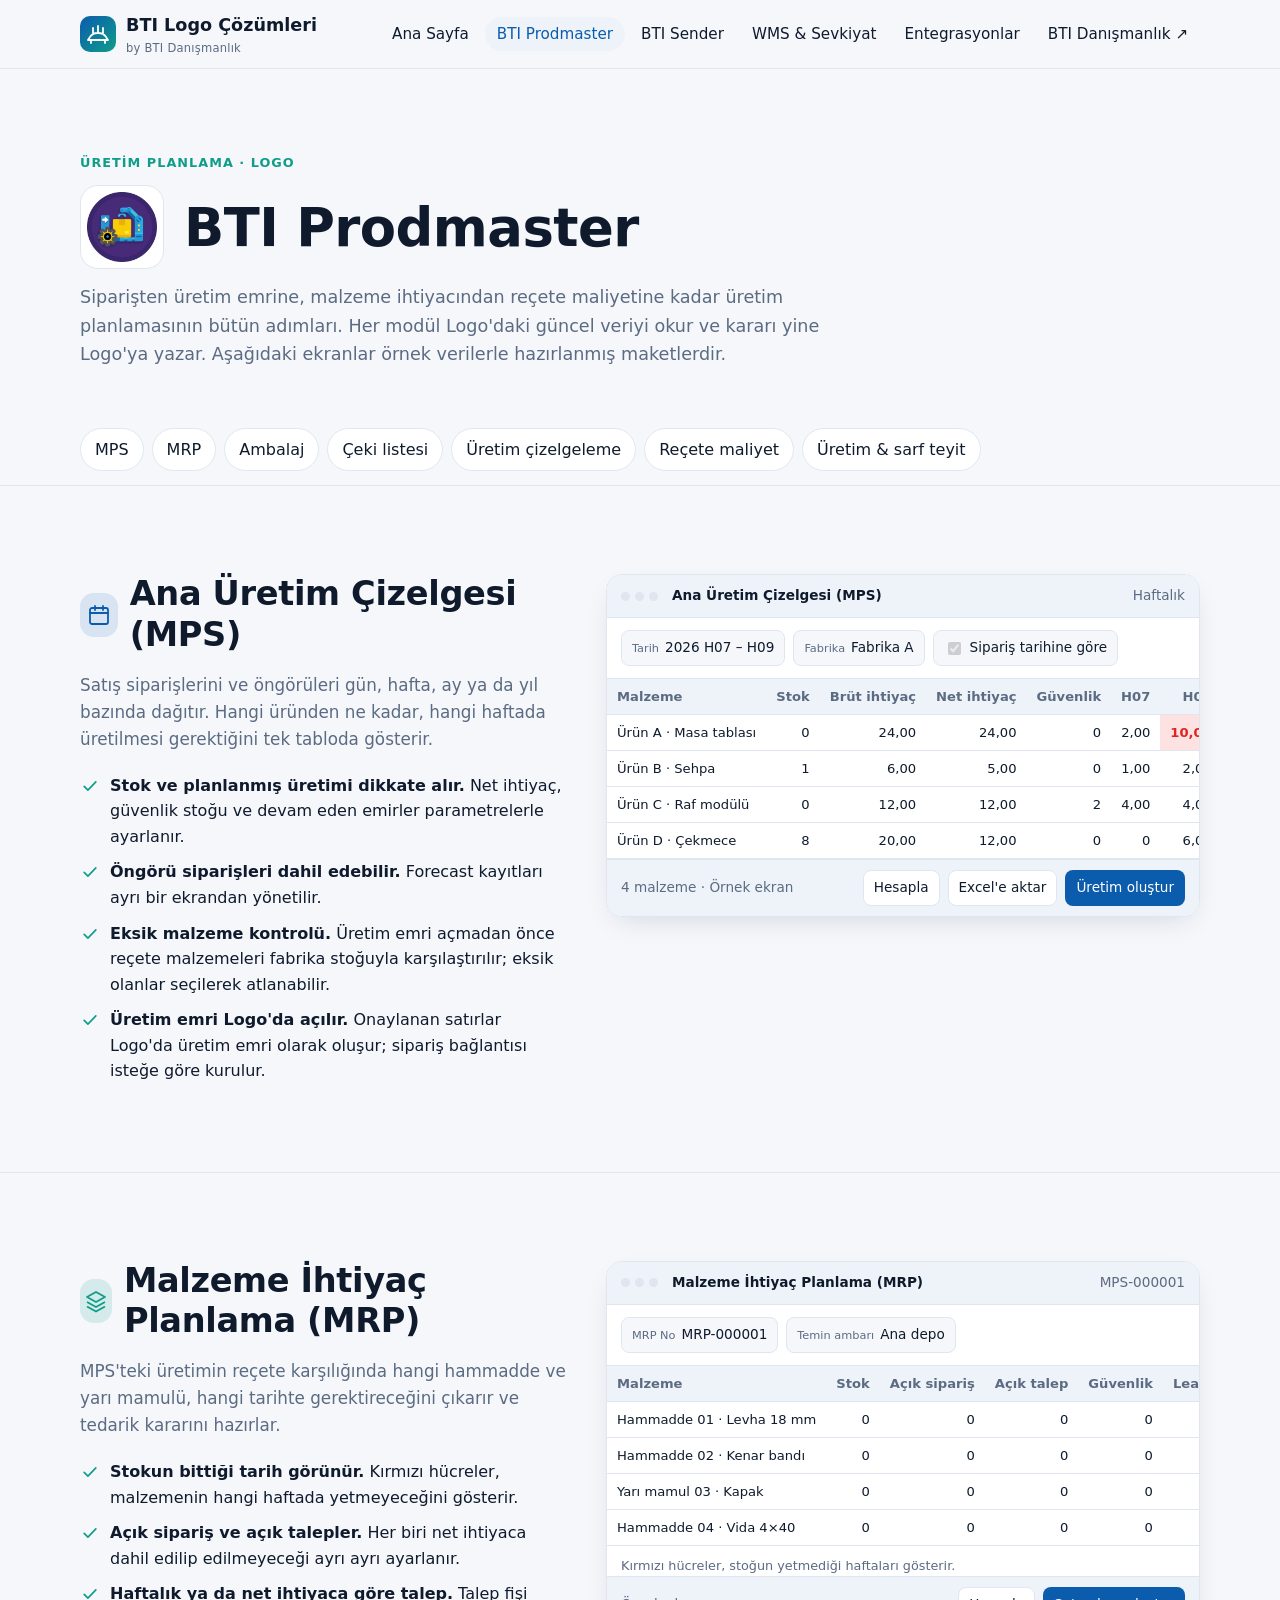
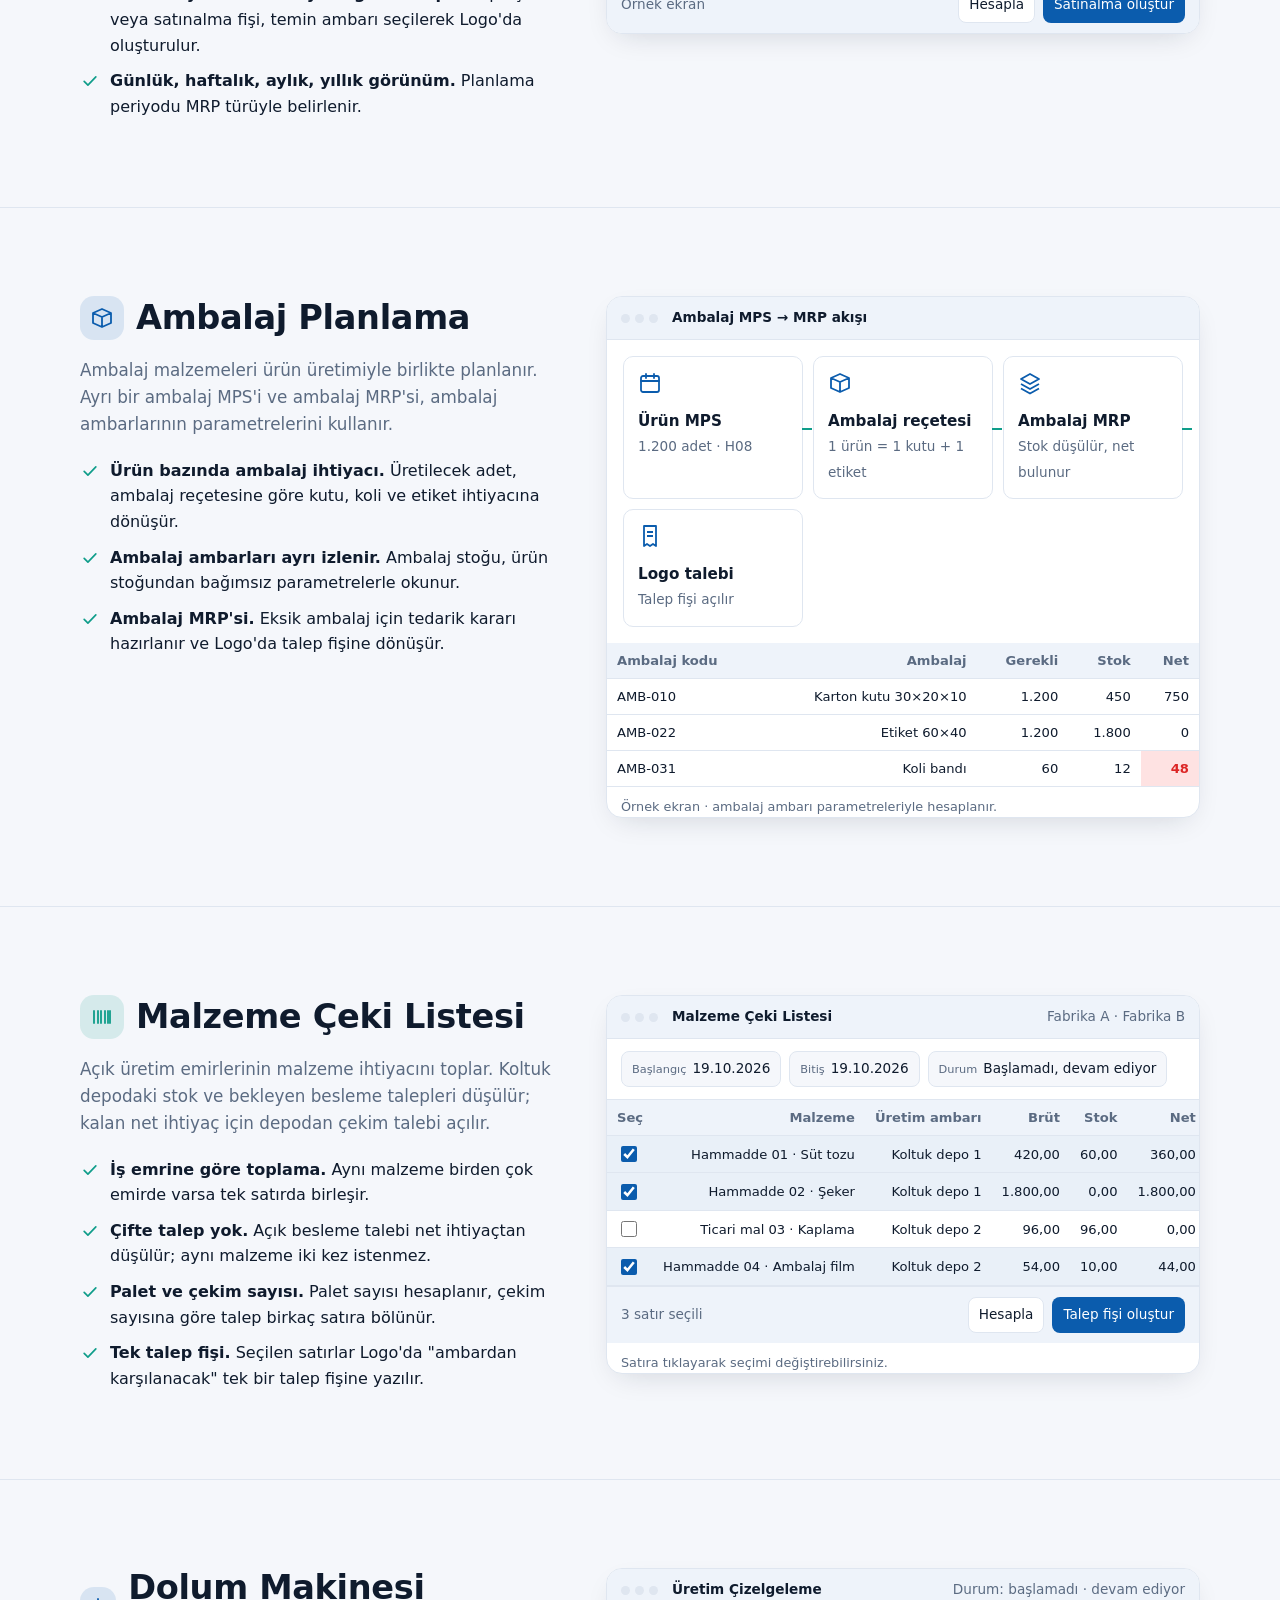
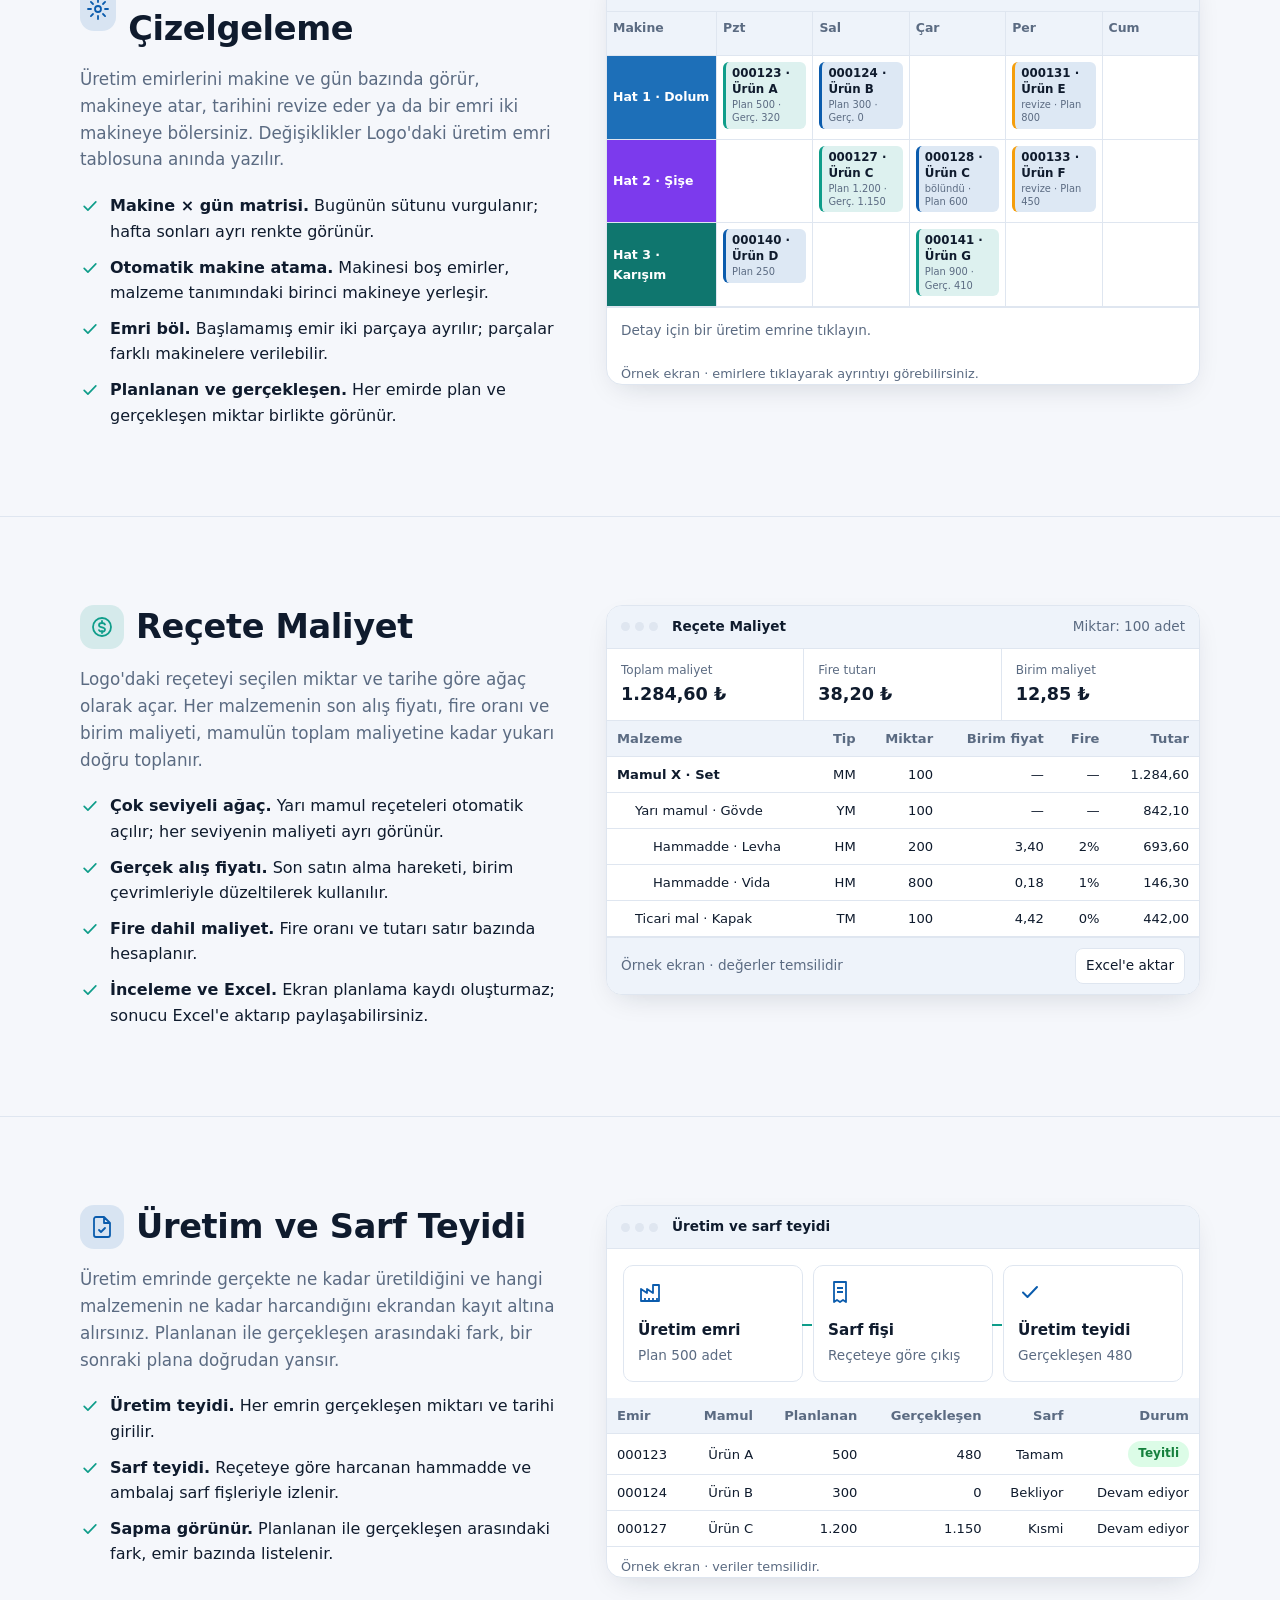
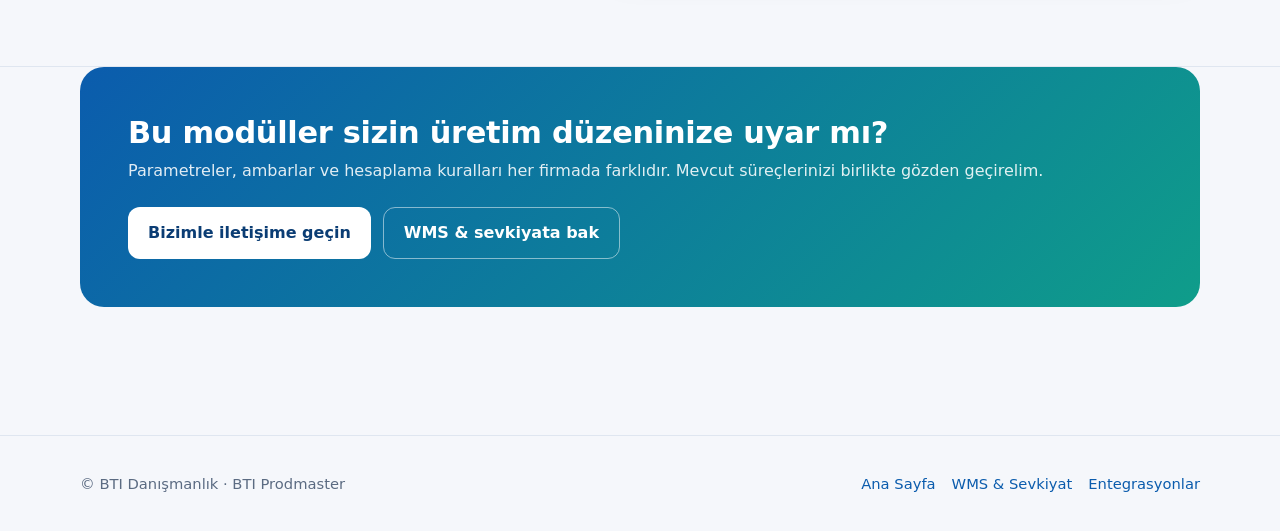
<file: prodmaster.html>
<!doctype html>
<html lang="tr">
<head>
  <meta charset="utf-8">
  <meta name="viewport" content="width=device-width, initial-scale=1">
  <title>BTI Prodmaster — BTI Logo Çözümleri</title>
  <meta name="description" content="BTI Prodmaster: MPS, MRP, ambalaj planlama, malzeme çeki listesi, dolum makinesi çizelgeleme, reçete maliyeti ve üretim–sarf teyidi. Logo ile çalışır.">
  <meta name="theme-color" content="#0b5cad">
  <link rel="icon" href="assets/img/favicon.svg" type="image/svg+xml">
  <link rel="stylesheet" href="assets/css/style.css">
  <script src="assets/js/main.js" defer></script>
</head>
<body>
<svg xmlns="http://www.w3.org/2000/svg" style="display:none">
  <symbol id="i-bridge" viewBox="0 0 24 24"><path d="M2 18c3.5-7 7-7 10-7s6.5 0 10 7M2 18h20M7 11V6M12 11V4M17 11V6M5 18v3M19 18v3" fill="none" stroke="currentColor" stroke-width="1.8" stroke-linecap="round"/></symbol>
  <symbol id="i-factory" viewBox="0 0 24 24"><path d="M3 21V9l6 4V9l6 4V5h6v16z" fill="none" stroke="currentColor" stroke-width="1.8" stroke-linejoin="round"/><path d="M7 21v-3M11 21v-3M15 21v-3M19 21v-3" stroke="currentColor" stroke-width="1.8"/></symbol>
  <symbol id="i-truck" viewBox="0 0 24 24"><path d="M2 7h12v10H2zM14 10h4l3 3v4h-7z" fill="none" stroke="currentColor" stroke-width="1.8" stroke-linejoin="round"/><circle cx="6" cy="18" r="2" fill="none" stroke="currentColor" stroke-width="1.8"/><circle cx="17" cy="18" r="2" fill="none" stroke="currentColor" stroke-width="1.8"/></symbol>
  <symbol id="i-box" viewBox="0 0 24 24"><path d="M3 7l9-4 9 4v10l-9 4-9-4z M3 7l9 4 9-4 M12 11v10" fill="none" stroke="currentColor" stroke-width="1.8" stroke-linejoin="round"/></symbol>
  <symbol id="i-layers" viewBox="0 0 24 24"><path d="M12 3l9 5-9 5-9-5zM3 13l9 5 9-5M3 17.5l9 5 9-5" fill="none" stroke="currentColor" stroke-width="1.8" stroke-linejoin="round"/></symbol>
  <symbol id="i-calendar" viewBox="0 0 24 24"><rect x="3" y="5" width="18" height="16" rx="2" fill="none" stroke="currentColor" stroke-width="1.8"/><path d="M3 10h18M8 3v4M16 3v4" stroke="currentColor" stroke-width="1.8" stroke-linecap="round"/></symbol>
  <symbol id="i-check" viewBox="0 0 24 24"><path d="M5 12.5l4.5 4.5L19 7" fill="none" stroke="currentColor" stroke-width="2" stroke-linecap="round" stroke-linejoin="round"/></symbol>
  <symbol id="i-link" viewBox="0 0 24 24"><path d="M10 13a5 5 0 0 0 7 0l3-3a5 5 0 0 0-7-7l-1 1M14 11a5 5 0 0 0-7 0l-3 3a5 5 0 0 0 7 7l1-1" fill="none" stroke="currentColor" stroke-width="1.8" stroke-linecap="round"/></symbol>
  <symbol id="i-cog" viewBox="0 0 24 24"><circle cx="12" cy="12" r="3" fill="none" stroke="currentColor" stroke-width="1.8"/><path d="M12 2v3M12 19v3M2 12h3M19 12h3M4.9 4.9l2.1 2.1M17 17l2.1 2.1M4.9 19.1L7 17M17 7l2.1-2.1" stroke="currentColor" stroke-width="1.8" stroke-linecap="round"/></symbol>
  <symbol id="i-db" viewBox="0 0 24 24"><ellipse cx="12" cy="5" rx="8" ry="3" fill="none" stroke="currentColor" stroke-width="1.8"/><path d="M4 5v14c0 1.7 3.6 3 8 3s8-1.3 8-3V5M4 12c0 1.7 3.6 3 8 3s8-1.3 8-3" fill="none" stroke="currentColor" stroke-width="1.8"/></symbol>
  <symbol id="i-search" viewBox="0 0 24 24"><circle cx="11" cy="11" r="7" fill="none" stroke="currentColor" stroke-width="1.8"/><path d="M21 21l-5-5" stroke="currentColor" stroke-width="1.8" stroke-linecap="round"/></symbol>
  <symbol id="i-arrow" viewBox="0 0 24 24"><path d="M5 12h14M13 6l6 6-6 6" fill="none" stroke="currentColor" stroke-width="2" stroke-linecap="round" stroke-linejoin="round"/></symbol>
  <symbol id="i-barcode" viewBox="0 0 24 24"><path d="M4 6v12M8 6v12M11 6v12M15 6v12M18 6v12M20 6v12" stroke="currentColor" stroke-width="1.8" stroke-linecap="round"/></symbol>
  <symbol id="i-chart" viewBox="0 0 24 24"><path d="M4 20V10M10 20V4M16 20v-7M22 20H2" fill="none" stroke="currentColor" stroke-width="1.8" stroke-linecap="round"/></symbol>
  <symbol id="i-receipt" viewBox="0 0 24 24"><path d="M6 2h12v20l-3-2-3 2-3-2-3 2zM9 8h6M9 12h6" fill="none" stroke="currentColor" stroke-width="1.8" stroke-linejoin="round"/></symbol>
  <symbol id="i-plug" viewBox="0 0 24 24"><path d="M9 2v6M15 2v6M6 8h12v4a6 6 0 0 1-12 0zM12 18v4" fill="none" stroke="currentColor" stroke-width="1.8" stroke-linecap="round" stroke-linejoin="round"/></symbol>
  <symbol id="i-cart" viewBox="0 0 24 24"><circle cx="9" cy="21" r="1.2" fill="none" stroke="currentColor" stroke-width="1.8"/><circle cx="19" cy="21" r="1.2" fill="none" stroke="currentColor" stroke-width="1.8"/><path d="M2 3h3l2.7 12.4a2 2 0 0 0 2 1.6h9.6a2 2 0 0 0 2-1.6L23 7H6" fill="none" stroke="currentColor" stroke-width="1.8" stroke-linejoin="round"/></symbol>
  <symbol id="i-card" viewBox="0 0 24 24"><rect x="2" y="5" width="20" height="14" rx="2" fill="none" stroke="currentColor" stroke-width="1.8"/><path d="M2 10h20M6 15h4" stroke="currentColor" stroke-width="1.8" stroke-linecap="round"/></symbol>
  <symbol id="i-doc" viewBox="0 0 24 24"><path d="M14 2H6a2 2 0 0 0-2 2v16a2 2 0 0 0 2 2h12a2 2 0 0 0 2-2V8zM14 2v6h6M8 13h8M8 17h5" fill="none" stroke="currentColor" stroke-width="1.8" stroke-linejoin="round" stroke-linecap="round"/></symbol>
  <symbol id="i-users" viewBox="0 0 24 24"><circle cx="9" cy="8" r="4" fill="none" stroke="currentColor" stroke-width="1.8"/><path d="M2 21a7 7 0 0 1 14 0M16 3a4 4 0 0 1 0 8M22 21a7 7 0 0 0-5-6.7" fill="none" stroke="currentColor" stroke-width="1.8" stroke-linecap="round"/></symbol>
  <symbol id="i-shield" viewBox="0 0 24 24"><path d="M12 2l8 3v6c0 5-3.5 9-8 11-4.5-2-8-6-8-11V5z M9 12l2 2 4-4" fill="none" stroke="currentColor" stroke-width="1.8" stroke-linejoin="round" stroke-linecap="round"/></symbol>
  <symbol id="i-flask" viewBox="0 0 24 24"><path d="M9 3h6M10 3v6l-5 9a2 2 0 0 0 2 3h10a2 2 0 0 0 2-3l-5-9V3" fill="none" stroke="currentColor" stroke-width="1.8" stroke-linejoin="round" stroke-linecap="round"/></symbol>
  <symbol id="i-coin" viewBox="0 0 24 24"><circle cx="12" cy="12" r="9" fill="none" stroke="currentColor" stroke-width="1.8"/><path d="M15 9.5c-.5-1-1.6-1.5-3-1.5-1.7 0-3 .9-3 2.2 0 3 6 1.6 6 4.3 0 1.3-1.3 2.2-3 2.2-1.5 0-2.6-.6-3-1.6M12 6v2M12 16v2" fill="none" stroke="currentColor" stroke-width="1.8" stroke-linecap="round"/></symbol>
  <symbol id="i-clock" viewBox="0 0 24 24"><circle cx="12" cy="12" r="9" fill="none" stroke="currentColor" stroke-width="1.8"/><path d="M12 7v5l3 2" fill="none" stroke="currentColor" stroke-width="1.8" stroke-linecap="round"/></symbol>
  <symbol id="i-sign" viewBox="0 0 24 24"><path d="M14 2H6a2 2 0 0 0-2 2v16a2 2 0 0 0 2 2h12a2 2 0 0 0 2-2V8zM14 2v6h6M9 15l2 2 4-4" fill="none" stroke="currentColor" stroke-width="1.8" stroke-linejoin="round" stroke-linecap="round"/></symbol>
  <symbol id="i-globe" viewBox="0 0 24 24"><circle cx="12" cy="12" r="9" fill="none" stroke="currentColor" stroke-width="1.8"/><path d="M3 12h18M12 3a14 14 0 0 1 0 18 14 14 0 0 1 0-18" fill="none" stroke="currentColor" stroke-width="1.8"/></symbol>
  <symbol id="i-mail" viewBox="0 0 24 24"><rect x="2" y="4" width="20" height="16" rx="2" fill="none" stroke="currentColor" stroke-width="1.8"/><path d="M2 6l10 7 10-7" fill="none" stroke="currentColor" stroke-width="1.8" stroke-linejoin="round"/></symbol>
</svg>
  <a class="skip" href="#icerik">İçeriğe geç</a>

  <header class="site-header">
    <div class="wrap nav">
      <a class="brand" href="index.html" aria-label="BTI Logo Çözümleri ana sayfa">
        <span class="brand-mark"><svg class="icon" aria-hidden="true"><use href="#i-bridge"/></svg></span>
        <span>BTI Logo Çözümleri<small>by BTI Danışmanlık</small></span>
      </a>
      <button class="menu-toggle" type="button" aria-expanded="false" aria-controls="site-menu">Menü</button>
      <ul class="menu" id="site-menu">
        <li><a href="index.html">Ana Sayfa</a></li>
        <li><a href="prodmaster.html" aria-current="page">BTI Prodmaster</a></li>
        <li><a href="btisender.html">BTI Sender</a></li>
        <li><a href="wms-sevkiyat.html">WMS &amp; Sevkiyat</a></li>
        <li><a href="entegrasyonlar.html">Entegrasyonlar</a></li>
        <li><a href="https://www.btidanismanlik.com/" rel="noopener">BTI Danışmanlık ↗</a></li>
      </ul>
    </div>
  </header>

  <main id="icerik">
    <!-- Sayfa girişi -->
    <div class="hero-page">
      <div class="wrap">
        <p class="eyebrow">Üretim planlama · Logo</p>
        <div style="display:flex;align-items:center;gap:20px;flex-wrap:wrap;margin-bottom:14px">
          <img src="assets/img/prodmaster-logo.png" alt="BTI Prodmaster logosu" width="84" height="84" style="border-radius:18px;background:var(--surface);padding:6px;border:1px solid var(--border)">
          <h1 style="margin:0">BTI Prodmaster</h1>
        </div>
        <p class="lead">Siparişten üretim emrine, malzeme ihtiyacından reçete maliyetine kadar üretim planlamasının bütün adımları. Her modül Logo'daki güncel veriyi okur ve kararı yine Logo'ya yazar. Aşağıdaki ekranlar örnek verilerle hazırlanmış maketlerdir.</p>
      </div>
    </div>

    <!-- Modül bağlantıları -->
    <nav class="sticky-chips" aria-label="Modüller">
      <div class="wrap">
        <ul class="chips">
          <li><a href="#mps">MPS</a></li>
          <li><a href="#mrp">MRP</a></li>
          <li><a href="#ambalaj">Ambalaj</a></li>
          <li><a href="#ceki">Çeki listesi</a></li>
          <li><a href="#cizelgeleme">Üretim çizelgeleme</a></li>
          <li><a href="#recete">Reçete maliyet</a></li>
          <li><a href="#teyit">Üretim &amp; sarf teyit</a></li>
        </ul>
      </div>
    </nav>

    <!-- 1. MPS -->
    <section class="module" id="mps">
      <div class="wrap module-grid">
        <div>
          <h2><span class="card-icon"><svg class="icon" aria-hidden="true"><use href="#i-calendar"/></svg></span>Ana Üretim Çizelgesi (MPS)</h2>
          <p class="lead">Satış siparişlerini ve öngörüleri gün, hafta, ay ya da yıl bazında dağıtır. Hangi üründen ne kadar, hangi haftada üretilmesi gerektiğini tek tabloda gösterir.</p>
          <ul class="feature-list">
            <li><svg class="icon" aria-hidden="true"><use href="#i-check"/></svg><span><strong>Stok ve planlanmış üretimi dikkate alır.</strong> Net ihtiyaç, güvenlik stoğu ve devam eden emirler parametrelerle ayarlanır.</span></li>
            <li><svg class="icon" aria-hidden="true"><use href="#i-check"/></svg><span><strong>Öngörü siparişleri dahil edebilir.</strong> Forecast kayıtları ayrı bir ekrandan yönetilir.</span></li>
            <li><svg class="icon" aria-hidden="true"><use href="#i-check"/></svg><span><strong>Eksik malzeme kontrolü.</strong> Üretim emri açmadan önce reçete malzemeleri fabrika stoğuyla karşılaştırılır; eksik olanlar seçilerek atlanabilir.</span></li>
            <li><svg class="icon" aria-hidden="true"><use href="#i-check"/></svg><span><strong>Üretim emri Logo'da açılır.</strong> Onaylanan satırlar Logo'da üretim emri olarak oluşur; sipariş bağlantısı isteğe göre kurulur.</span></li>
          </ul>
        </div>

        <figure class="mock" style="margin:0">
          <div class="mock-bar"><span class="dots" aria-hidden="true"><i></i><i></i><i></i></span><span class="title">Ana Üretim Çizelgesi (MPS)</span><span>Haftalık</span></div>
          <div class="mock-toolbar">
            <span class="field"><small>Tarih</small> 2026 H07 – H09</span>
            <span class="field"><small>Fabrika</small> Fabrika A</span>
            <label class="field"><input type="checkbox" checked disabled> Sipariş tarihine göre</label>
          </div>
          <div class="mock-scroll">
            <table class="mock-table">
              <thead><tr><th>Malzeme</th><th>Stok</th><th>Brüt ihtiyaç</th><th>Net ihtiyaç</th><th>Güvenlik</th><th>H07</th><th>H08</th><th>H09</th></tr></thead>
              <tbody>
                <tr><td>Ürün A · Masa tablası</td><td class="num">0</td><td class="num">24,00</td><td class="num">24,00</td><td class="num">0</td><td class="num">2,00</td><td class="num hot">10,00</td><td class="num">12,00</td></tr>
                <tr><td>Ürün B · Sehpa</td><td class="num">1</td><td class="num">6,00</td><td class="num">5,00</td><td class="num">0</td><td class="num">1,00</td><td class="num">2,00</td><td class="num">2,00</td></tr>
                <tr><td>Ürün C · Raf modülü</td><td class="num">0</td><td class="num">12,00</td><td class="num">12,00</td><td class="num">2</td><td class="num">4,00</td><td class="num">4,00</td><td class="num hot">4,00</td></tr>
                <tr><td>Ürün D · Çekmece</td><td class="num">8</td><td class="num">20,00</td><td class="num">12,00</td><td class="num">0</td><td class="num">0</td><td class="num">6,00</td><td class="num">6,00</td></tr>
              </tbody>
            </table>
          </div>
          <div class="mock-foot"><span class="spacer">4 malzeme · Örnek ekran</span><button class="mini-btn" type="button">Hesapla</button><button class="mini-btn">Excel'e aktar</button><button class="mini-btn primary" type="button">Üretim oluştur</button></div>
        </figure>
      </div>
    </section>

    <!-- 2. MRP -->
    <section class="module" id="mrp">
      <div class="wrap module-grid">
        <div>
          <h2><span class="card-icon teal"><svg class="icon" aria-hidden="true"><use href="#i-layers"/></svg></span>Malzeme İhtiyaç Planlama (MRP)</h2>
          <p class="lead">MPS'teki üretimin reçete karşılığında hangi hammadde ve yarı mamulü, hangi tarihte gerektireceğini çıkarır ve tedarik kararını hazırlar.</p>
          <ul class="feature-list">
            <li><svg class="icon" aria-hidden="true"><use href="#i-check"/></svg><span><strong>Stokun bittiği tarih görünür.</strong> Kırmızı hücreler, malzemenin hangi haftada yetmeyeceğini gösterir.</span></li>
            <li><svg class="icon" aria-hidden="true"><use href="#i-check"/></svg><span><strong>Açık sipariş ve açık talepler.</strong> Her biri net ihtiyaca dahil edilip edilmeyeceği ayrı ayrı ayarlanır.</span></li>
            <li><svg class="icon" aria-hidden="true"><use href="#i-check"/></svg><span><strong>Haftalık ya da net ihtiyaca göre talep.</strong> Talep fişi veya satınalma fişi, temin ambarı seçilerek Logo'da oluşturulur.</span></li>
            <li><svg class="icon" aria-hidden="true"><use href="#i-check"/></svg><span><strong>Günlük, haftalık, aylık, yıllık görünüm.</strong> Planlama periyodu MRP türüyle belirlenir.</span></li>
          </ul>
        </div>

        <figure class="mock" style="margin:0">
          <div class="mock-bar"><span class="dots" aria-hidden="true"><i></i><i></i><i></i></span><span class="title">Malzeme İhtiyaç Planlama (MRP)</span><span>MPS-000001</span></div>
          <div class="mock-toolbar">
            <span class="field"><small>MRP No</small> MRP-000001</span>
            <span class="field"><small>Temin ambarı</small> Ana depo</span>
          </div>
          <div class="mock-scroll">
            <table class="mock-table">
              <thead><tr><th>Malzeme</th><th>Stok</th><th>Açık sipariş</th><th>Açık talep</th><th>Güvenlik</th><th>Lead time</th><th>H07</th><th>H08</th><th>H09</th><th>Net</th></tr></thead>
              <tbody>
                <tr><td>Hammadde 01 · Levha 18 mm</td><td class="num">0</td><td class="num">0</td><td class="num">0</td><td class="num">0</td><td class="num">0</td><td class="num hot">1,00</td><td class="num">0</td><td class="num">0</td><td class="num">1,00</td></tr>
                <tr><td>Hammadde 02 · Kenar bandı</td><td class="num">0</td><td class="num">0</td><td class="num">0</td><td class="num">0</td><td class="num">15</td><td class="num">0</td><td class="num hot">18,00</td><td class="num">0</td><td class="num">18,00</td></tr>
                <tr><td>Yarı mamul 03 · Kapak</td><td class="num">0</td><td class="num">0</td><td class="num">0</td><td class="num">0</td><td class="num">30</td><td class="num">0</td><td class="num">0</td><td class="num hot">5,00</td><td class="num">5,00</td></tr>
                <tr><td>Hammadde 04 · Vida 4×40</td><td class="num">0</td><td class="num">0</td><td class="num">0</td><td class="num">0</td><td class="num">0</td><td class="num">0</td><td class="num">0</td><td class="num">0</td><td class="num">0,00</td></tr>
              </tbody>
            </table>
          </div>
          <p class="mock-caption">Kırmızı hücreler, stoğun yetmediği haftaları gösterir.</p>
          <div class="mock-foot"><span class="spacer">Örnek ekran</span><button class="mini-btn" type="button">Hesapla</button><button class="mini-btn primary" type="button">Satınalma oluştur</button></div>
        </figure>
      </div>
    </section>

    <!-- 3. Ambalaj -->
    <section class="module" id="ambalaj">
      <div class="wrap module-grid">
        <div>
          <h2><span class="card-icon"><svg class="icon" aria-hidden="true"><use href="#i-box"/></svg></span>Ambalaj Planlama</h2>
          <p class="lead">Ambalaj malzemeleri ürün üretimiyle birlikte planlanır. Ayrı bir ambalaj MPS'i ve ambalaj MRP'si, ambalaj ambarlarının parametrelerini kullanır.</p>
          <ul class="feature-list">
            <li><svg class="icon" aria-hidden="true"><use href="#i-check"/></svg><span><strong>Ürün bazında ambalaj ihtiyacı.</strong> Üretilecek adet, ambalaj reçetesine göre kutu, koli ve etiket ihtiyacına dönüşür.</span></li>
            <li><svg class="icon" aria-hidden="true"><use href="#i-check"/></svg><span><strong>Ambalaj ambarları ayrı izlenir.</strong> Ambalaj stoğu, ürün stoğundan bağımsız parametrelerle okunur.</span></li>
            <li><svg class="icon" aria-hidden="true"><use href="#i-check"/></svg><span><strong>Ambalaj MRP'si.</strong> Eksik ambalaj için tedarik kararı hazırlanır ve Logo'da talep fişine dönüşür.</span></li>
          </ul>
        </div>

        <figure class="mock" style="margin:0">
          <div class="mock-bar"><span class="dots" aria-hidden="true"><i></i><i></i><i></i></span><span class="title">Ambalaj MPS → MRP akışı</span></div>
          <div style="padding:16px">
            <div class="flow">
              <div class="flow-step"><svg class="icon" aria-hidden="true"><use href="#i-calendar"/></svg><strong>Ürün MPS</strong><span>1.200 adet · H08</span></div>
              <div class="flow-step"><svg class="icon" aria-hidden="true"><use href="#i-box"/></svg><strong>Ambalaj reçetesi</strong><span>1 ürün = 1 kutu + 1 etiket</span></div>
              <div class="flow-step"><svg class="icon" aria-hidden="true"><use href="#i-layers"/></svg><strong>Ambalaj MRP</strong><span>Stok düşülür, net bulunur</span></div>
              <div class="flow-step"><svg class="icon" aria-hidden="true"><use href="#i-receipt"/></svg><strong>Logo talebi</strong><span>Talep fişi açılır</span></div>
            </div>
          </div>
          <div class="mock-scroll">
            <table class="mock-table">
              <thead><tr><th>Ambalaj kodu</th><th>Ambalaj</th><th>Gerekli</th><th>Stok</th><th>Net</th></tr></thead>
              <tbody>
                <tr><td>AMB-010</td><td>Karton kutu 30×20×10</td><td class="num">1.200</td><td class="num">450</td><td class="num">750</td></tr>
                <tr><td>AMB-022</td><td>Etiket 60×40</td><td class="num">1.200</td><td class="num">1.800</td><td class="num">0</td></tr>
                <tr><td>AMB-031</td><td>Koli bandı</td><td class="num">60</td><td class="num">12</td><td class="num hot">48</td></tr>
              </tbody>
            </table>
          </div>
          <p class="mock-caption">Örnek ekran · ambalaj ambarı parametreleriyle hesaplanır.</p>
        </figure>
      </div>
    </section>

    <!-- 4. Çeki listesi -->
    <section class="module" id="ceki">
      <div class="wrap module-grid">
        <div>
          <h2><span class="card-icon teal"><svg class="icon" aria-hidden="true"><use href="#i-barcode"/></svg></span>Malzeme Çeki Listesi</h2>
          <p class="lead">Açık üretim emirlerinin malzeme ihtiyacını toplar. Koltuk depodaki stok ve bekleyen besleme talepleri düşülür; kalan net ihtiyaç için depodan çekim talebi açılır.</p>
          <ul class="feature-list">
            <li><svg class="icon" aria-hidden="true"><use href="#i-check"/></svg><span><strong>İş emrine göre toplama.</strong> Aynı malzeme birden çok emirde varsa tek satırda birleşir.</span></li>
            <li><svg class="icon" aria-hidden="true"><use href="#i-check"/></svg><span><strong>Çifte talep yok.</strong> Açık besleme talebi net ihtiyaçtan düşülür; aynı malzeme iki kez istenmez.</span></li>
            <li><svg class="icon" aria-hidden="true"><use href="#i-check"/></svg><span><strong>Palet ve çekim sayısı.</strong> Palet sayısı hesaplanır, çekim sayısına göre talep birkaç satıra bölünür.</span></li>
            <li><svg class="icon" aria-hidden="true"><use href="#i-check"/></svg><span><strong>Tek talep fişi.</strong> Seçilen satırlar Logo'da "ambardan karşılanacak" tek bir talep fişine yazılır.</span></li>
          </ul>
        </div>

        <figure class="mock" style="margin:0">
          <div class="mock-bar"><span class="dots" aria-hidden="true"><i></i><i></i><i></i></span><span class="title">Malzeme Çeki Listesi</span><span>Fabrika A · Fabrika B</span></div>
          <div class="mock-toolbar">
            <span class="field"><small>Başlangıç</small> 19.10.2026</span>
            <span class="field"><small>Bitiş</small> 19.10.2026</span>
            <span class="field"><small>Durum</small> Başlamadı, devam ediyor</span>
          </div>
          <div class="mock-scroll">
            <table class="mock-table">
              <thead><tr><th>Seç</th><th>Malzeme</th><th>Üretim ambarı</th><th>Brüt</th><th>Stok</th><th>Net</th><th>Palet</th><th>Çekim</th></tr></thead>
              <tbody>
                <tr data-pull-row class="clickable"><td><input type="checkbox" checked aria-label="Hammadde 01 satırını seç"></td><td>Hammadde 01 · Süt tozu</td><td>Koltuk depo 1</td><td class="num">420,00</td><td class="num">60,00</td><td class="num">360,00</td><td class="num">120</td><td class="num">3</td></tr>
                <tr data-pull-row class="clickable"><td><input type="checkbox" checked aria-label="Hammadde 02 satırını seç"></td><td>Hammadde 02 · Şeker</td><td>Koltuk depo 1</td><td class="num">1.800,00</td><td class="num">0,00</td><td class="num">1.800,00</td><td class="num">500</td><td class="num">1</td></tr>
                <tr data-pull-row class="clickable"><td><input type="checkbox" aria-label="Ticari mal 03 satırını seç"></td><td>Ticari mal 03 · Kaplama</td><td>Koltuk depo 2</td><td class="num">96,00</td><td class="num">96,00</td><td class="num">0,00</td><td class="num">48</td><td class="num">1</td></tr>
                <tr data-pull-row class="clickable"><td><input type="checkbox" checked aria-label="Hammadde 04 satırını seç"></td><td>Hammadde 04 · Ambalaj film</td><td>Koltuk depo 2</td><td class="num">54,00</td><td class="num">10,00</td><td class="num">44,00</td><td class="num">20</td><td class="num">2</td></tr>
              </tbody>
            </table>
          </div>
          <div class="mock-foot"><span class="spacer" data-pull-count>0 satır seçili</span><button class="mini-btn" type="button">Hesapla</button><button class="mini-btn primary" type="button">Talep fişi oluştur</button></div>
          <p class="mock-caption">Satıra tıklayarak seçimi değiştirebilirsiniz.</p>
        </figure>
      </div>
    </section>

    <!-- 5. Üretim çizelgeleme -->
    <section class="module" id="cizelgeleme">
      <div class="wrap module-grid">
        <div>
          <h2><span class="card-icon"><svg class="icon" aria-hidden="true"><use href="#i-cog"/></svg></span>Dolum Makinesi Çizelgeleme</h2>
          <p class="lead">Üretim emirlerini makine ve gün bazında görür, makineye atar, tarihini revize eder ya da bir emri iki makineye bölersiniz. Değişiklikler Logo'daki üretim emri tablosuna anında yazılır.</p>
          <ul class="feature-list">
            <li><svg class="icon" aria-hidden="true"><use href="#i-check"/></svg><span><strong>Makine × gün matrisi.</strong> Bugünün sütunu vurgulanır; hafta sonları ayrı renkte görünür.</span></li>
            <li><svg class="icon" aria-hidden="true"><use href="#i-check"/></svg><span><strong>Otomatik makine atama.</strong> Makinesi boş emirler, malzeme tanımındaki birinci makineye yerleşir.</span></li>
            <li><svg class="icon" aria-hidden="true"><use href="#i-check"/></svg><span><strong>Emri böl.</strong> Başlamamış emir iki parçaya ayrılır; parçalar farklı makinelere verilebilir.</span></li>
            <li><svg class="icon" aria-hidden="true"><use href="#i-check"/></svg><span><strong>Planlanan ve gerçekleşen.</strong> Her emirde plan ve gerçekleşen miktar birlikte görünür.</span></li>
          </ul>
        </div>

        <figure class="mock" style="margin:0">
          <div class="mock-bar"><span class="dots" aria-hidden="true"><i></i><i></i><i></i></span><span class="title">Üretim Çizelgeleme</span><span>Durum: başlamadı · devam ediyor</span></div>
          <div class="mock-scroll">
            <div class="gantt" role="grid" aria-label="Makine ve gün çizelgesi">
              <div class="head">Makine</div>
              <div class="head">Pzt</div>
              <div class="head">Sal</div>
              <div class="head">Çar</div>
              <div class="head">Per</div>
              <div class="head">Cum</div>

              <div class="machine m1">Hat 1 · Dolum</div>
              <div><div class="order is-live" tabindex="-1" data-order="<strong>Emir 000123 · Ürün A</strong><br>Plan 500 · Gerçekleşen 320 · Devam ediyor" aria-pressed="false"><strong>000123 · Ürün A</strong><small>Plan 500 · Gerç. 320</small></div></div>
              <div><div class="order" data-order="<strong>Emir 000124 · Ürün B</strong><br>Plan 300 · Gerçekleşen 0 · Başlamadı"><strong>000124 · Ürün B</strong><small>Plan 300 · Gerç. 0</small></div></div>
              <div></div>
              <div><div class="order is-revised" data-order="<strong>Emir 000131 · Ürün E</strong><br>Revize tarih: Perşembe · Makine: Hat 1"><strong>000131 · Ürün E</strong><small>revize · Plan 800</small></div></div>
              <div></div>

              <div class="machine m2">Hat 2 · Şişe</div>
              <div></div>
              <div><div class="order is-live" data-order="<strong>Emir 000127 · Ürün C</strong><br>Plan 1.200 · Gerçekleşen 1.150 · Devam ediyor"><strong>000127 · Ürün C</strong><small>Plan 1.200 · Gerç. 1.150</small></div></div>
              <div><div class="order" data-order="<strong>Emir 000128 · Ürün C (bölünmüş)</strong><br>Plan 600 · Başlamadı · Kaynak emirden ayrıldı"><strong>000128 · Ürün C</strong><small>bölündü · Plan 600</small></div></div>
              <div><div class="order is-revised" data-order="<strong>Emir 000133 · Ürün F</strong><br>Revize tarih: Cuma · Hat 2"><strong>000133 · Ürün F</strong><small>revize · Plan 450</small></div></div>
              <div></div>

              <div class="machine m3">Hat 3 · Karışım</div>
              <div><div class="order" data-order="<strong>Emir 000140 · Ürün D</strong><br>Plan 250 · Başlamadı"><strong>000140 · Ürün D</strong><small>Plan 250</small></div></div>
              <div></div>
              <div><div class="order is-live" data-order="<strong>Emir 000141 · Ürün G</strong><br>Plan 900 · Gerçekleşen 410 · Devam ediyor"><strong>000141 · Ürün G</strong><small>Plan 900 · Gerç. 410</small></div></div>
              <div></div>
              <div></div>
            </div>
          </div>
          <div class="detail-box" data-order-detail aria-live="polite">Detay için bir üretim emrine tıklayın.</div>
          <p class="mock-caption">Örnek ekran · emirlere tıklayarak ayrıntıyı görebilirsiniz.</p>
        </figure>
      </div>
    </section>

    <!-- 6. Reçete maliyet -->
    <section class="module" id="recete">
      <div class="wrap module-grid">
        <div>
          <h2><span class="card-icon teal"><svg class="icon" aria-hidden="true"><use href="#i-coin"/></svg></span>Reçete Maliyet</h2>
          <p class="lead">Logo'daki reçeteyi seçilen miktar ve tarihe göre ağaç olarak açar. Her malzemenin son alış fiyatı, fire oranı ve birim maliyeti, mamulün toplam maliyetine kadar yukarı doğru toplanır.</p>
          <ul class="feature-list">
            <li><svg class="icon" aria-hidden="true"><use href="#i-check"/></svg><span><strong>Çok seviyeli ağaç.</strong> Yarı mamul reçeteleri otomatik açılır; her seviyenin maliyeti ayrı görünür.</span></li>
            <li><svg class="icon" aria-hidden="true"><use href="#i-check"/></svg><span><strong>Gerçek alış fiyatı.</strong> Son satın alma hareketi, birim çevrimleriyle düzeltilerek kullanılır.</span></li>
            <li><svg class="icon" aria-hidden="true"><use href="#i-check"/></svg><span><strong>Fire dahil maliyet.</strong> Fire oranı ve tutarı satır bazında hesaplanır.</span></li>
            <li><svg class="icon" aria-hidden="true"><use href="#i-check"/></svg><span><strong>İnceleme ve Excel.</strong> Ekran planlama kaydı oluşturmaz; sonucu Excel'e aktarıp paylaşabilirsiniz.</span></li>
          </ul>
        </div>

        <figure class="mock" style="margin:0">
          <div class="mock-bar"><span class="dots" aria-hidden="true"><i></i><i></i><i></i></span><span class="title">Reçete Maliyet</span><span>Miktar: 100 adet</span></div>
          <div class="kpi">
            <div><small>Toplam maliyet</small><strong>1.284,60 ₺</strong></div>
            <div><small>Fire tutarı</small><strong>38,20 ₺</strong></div>
            <div><small>Birim maliyet</small><strong>12,85 ₺</strong></div>
          </div>
          <div class="mock-scroll">
            <table class="mock-table">
              <thead><tr><th>Malzeme</th><th>Tip</th><th>Miktar</th><th>Birim fiyat</th><th>Fire</th><th>Tutar</th></tr></thead>
              <tbody>
                <tr class="tree-row lvl-0" style="--lvl:0"><td>Mamul X · Set</td><td>MM</td><td class="num">100</td><td class="num">—</td><td class="num">—</td><td class="num">1.284,60</td></tr>
                <tr class="tree-row" style="--lvl:1"><td>Yarı mamul · Gövde</td><td>YM</td><td class="num">100</td><td class="num">—</td><td class="num">—</td><td class="num">842,10</td></tr>
                <tr class="tree-row" style="--lvl:2"><td>Hammadde · Levha</td><td>HM</td><td class="num">200</td><td class="num">3,40</td><td class="num">2%</td><td class="num">693,60</td></tr>
                <tr class="tree-row" style="--lvl:2"><td>Hammadde · Vida</td><td>HM</td><td class="num">800</td><td class="num">0,18</td><td class="num">1%</td><td class="num">146,30</td></tr>
                <tr class="tree-row" style="--lvl:1"><td>Ticari mal · Kapak</td><td>TM</td><td class="num">100</td><td class="num">4,42</td><td class="num">0%</td><td class="num">442,00</td></tr>
              </tbody>
            </table>
          </div>
          <div class="mock-foot"><span class="spacer">Örnek ekran · değerler temsilidir</span><button class="mini-btn" type="button">Excel'e aktar</button></div>
        </figure>
      </div>
    </section>

    <!-- 7. Üretim & sarf teyit -->
    <section class="module" id="teyit">
      <div class="wrap module-grid">
        <div>
          <h2><span class="card-icon"><svg class="icon" aria-hidden="true"><use href="#i-sign"/></svg></span>Üretim ve Sarf Teyidi</h2>
          <p class="lead">Üretim emrinde gerçekte ne kadar üretildiğini ve hangi malzemenin ne kadar harcandığını ekrandan kayıt altına alırsınız. Planlanan ile gerçekleşen arasındaki fark, bir sonraki plana doğrudan yansır.</p>
          <ul class="feature-list">
            <li><svg class="icon" aria-hidden="true"><use href="#i-check"/></svg><span><strong>Üretim teyidi.</strong> Her emrin gerçekleşen miktarı ve tarihi girilir.</span></li>
            <li><svg class="icon" aria-hidden="true"><use href="#i-check"/></svg><span><strong>Sarf teyidi.</strong> Reçeteye göre harcanan hammadde ve ambalaj sarf fişleriyle izlenir.</span></li>
            <li><svg class="icon" aria-hidden="true"><use href="#i-check"/></svg><span><strong>Sapma görünür.</strong> Planlanan ile gerçekleşen arasındaki fark, emir bazında listelenir.</span></li>
          </ul>
        </div>

        <figure class="mock" style="margin:0">
          <div class="mock-bar"><span class="dots" aria-hidden="true"><i></i><i></i><i></i></span><span class="title">Üretim ve sarf teyidi</span></div>
          <div style="padding:16px">
            <div class="flow">
              <div class="flow-step"><svg class="icon" aria-hidden="true"><use href="#i-factory"/></svg><strong>Üretim emri</strong><span>Plan 500 adet</span></div>
              <div class="flow-step"><svg class="icon" aria-hidden="true"><use href="#i-receipt"/></svg><strong>Sarf fişi</strong><span>Reçeteye göre çıkış</span></div>
              <div class="flow-step"><svg class="icon" aria-hidden="true"><use href="#i-check"/></svg><strong>Üretim teyidi</strong><span>Gerçekleşen 480</span></div>
            </div>
          </div>
          <div class="mock-scroll">
            <table class="mock-table">
              <thead><tr><th>Emir</th><th>Mamul</th><th>Planlanan</th><th>Gerçekleşen</th><th>Sarf</th><th>Durum</th></tr></thead>
              <tbody>
                <tr><td>000123</td><td>Ürün A</td><td class="num">500</td><td class="num">480</td><td class="num">Tamam</td><td><span class="pill">Teyitli</span></td></tr>
                <tr><td>000124</td><td>Ürün B</td><td class="num">300</td><td class="num">0</td><td class="num">Bekliyor</td><td>Devam ediyor</td></tr>
                <tr><td>000127</td><td>Ürün C</td><td class="num">1.200</td><td class="num">1.150</td><td class="num">Kısmi</td><td>Devam ediyor</td></tr>
              </tbody>
            </table>
          </div>
          <p class="mock-caption">Örnek ekran · veriler temsilidir.</p>
        </figure>
      </div>
    </section>

    <!-- Kapanış -->
    <section style="padding-top:0">
      <div class="wrap">
        <div class="cta">
          <div>
            <h2>Bu modüller sizin üretim düzeninize uyar mı?</h2>
            <p>Parametreler, ambarlar ve hesaplama kuralları her firmada farklıdır. Mevcut süreçlerinizi birlikte gözden geçirelim.</p>
          </div>
          <div class="btn-row" style="margin:0">
            <a class="btn" href="https://www.btidanismanlik.com/" rel="noopener">Bizimle iletişime geçin</a>
            <a class="btn btn-ghost" href="wms-sevkiyat.html">WMS &amp; sevkiyata bak</a>
          </div>
        </div>
      </div>
    </section>
  </main>

  <footer class="site-footer">
    <div class="wrap">
      <span>© BTI Danışmanlık · BTI Prodmaster</span>
      <nav aria-label="Alt bağlantılar">
        <a href="index.html">Ana Sayfa</a>
        <a href="wms-sevkiyat.html">WMS &amp; Sevkiyat</a>
        <a href="entegrasyonlar.html">Entegrasyonlar</a>
      </nav>
    </div>
  </footer>
</body>
</html>
</file>
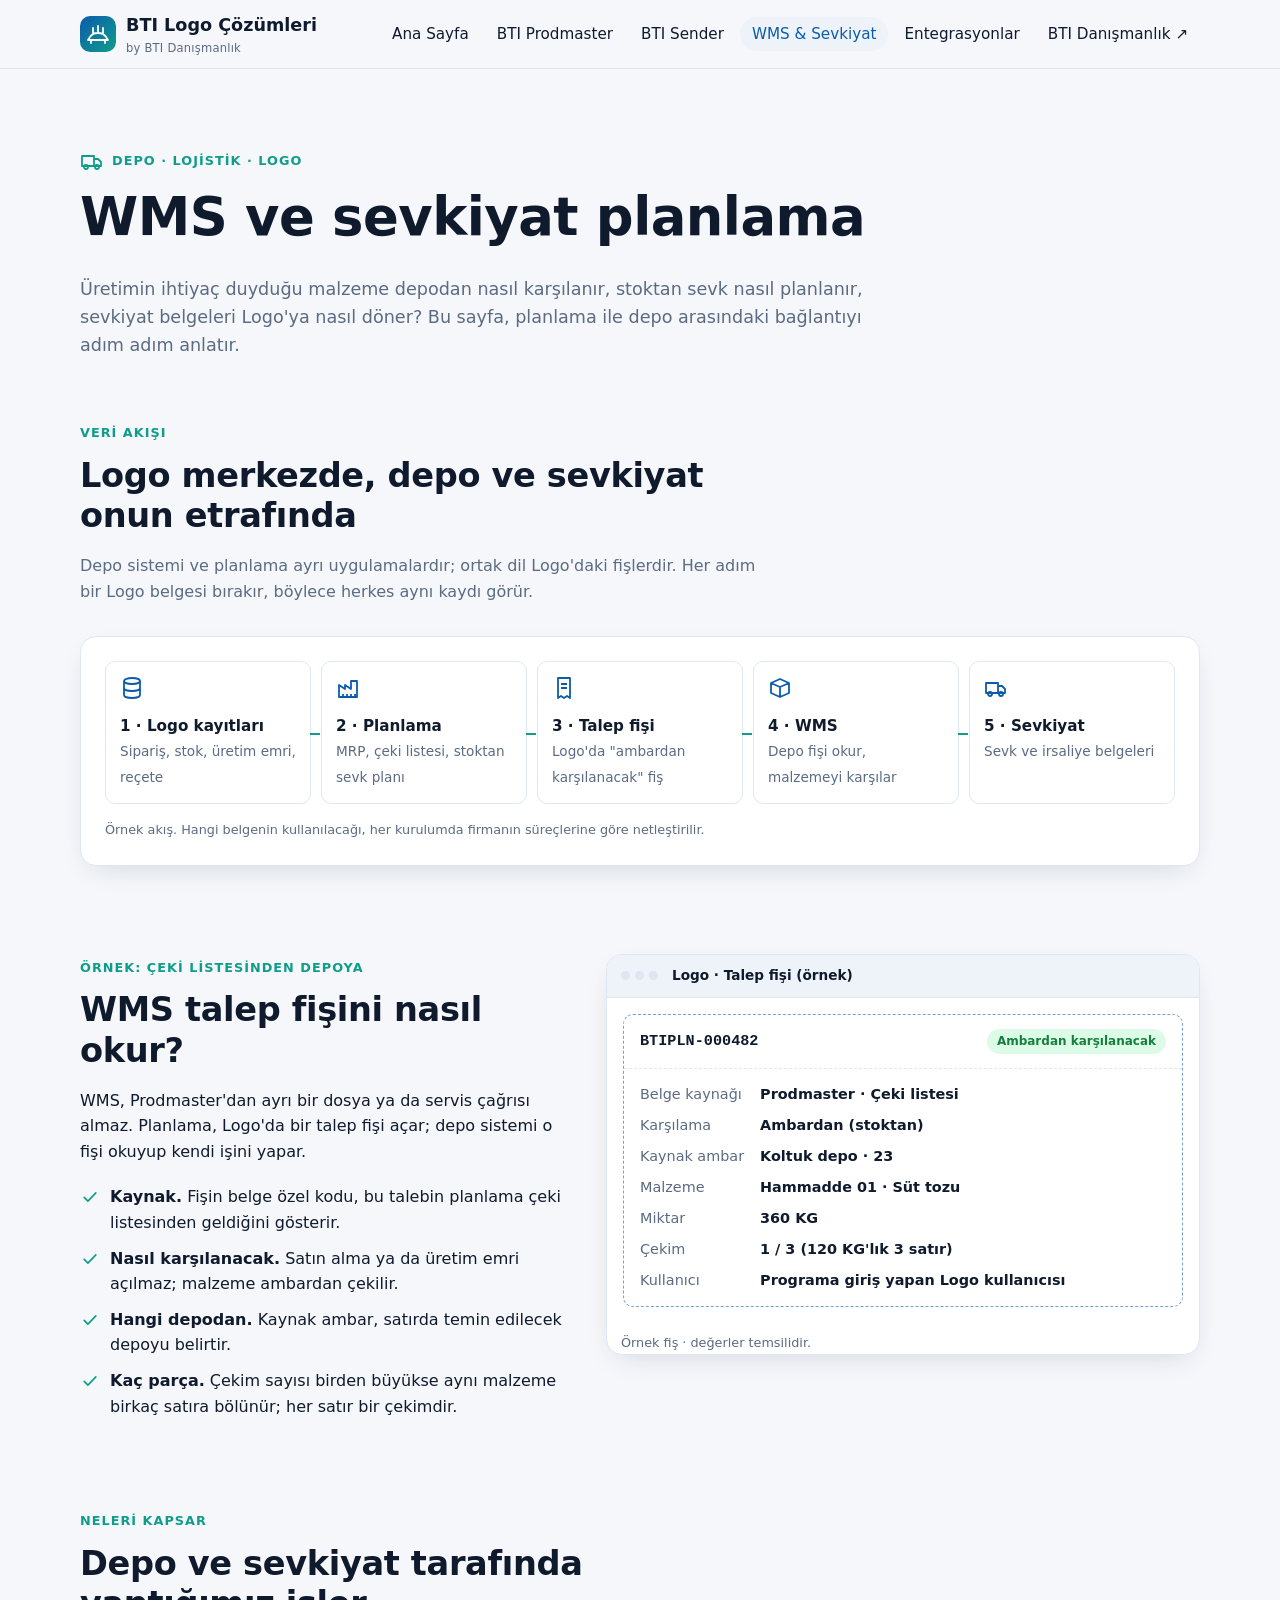
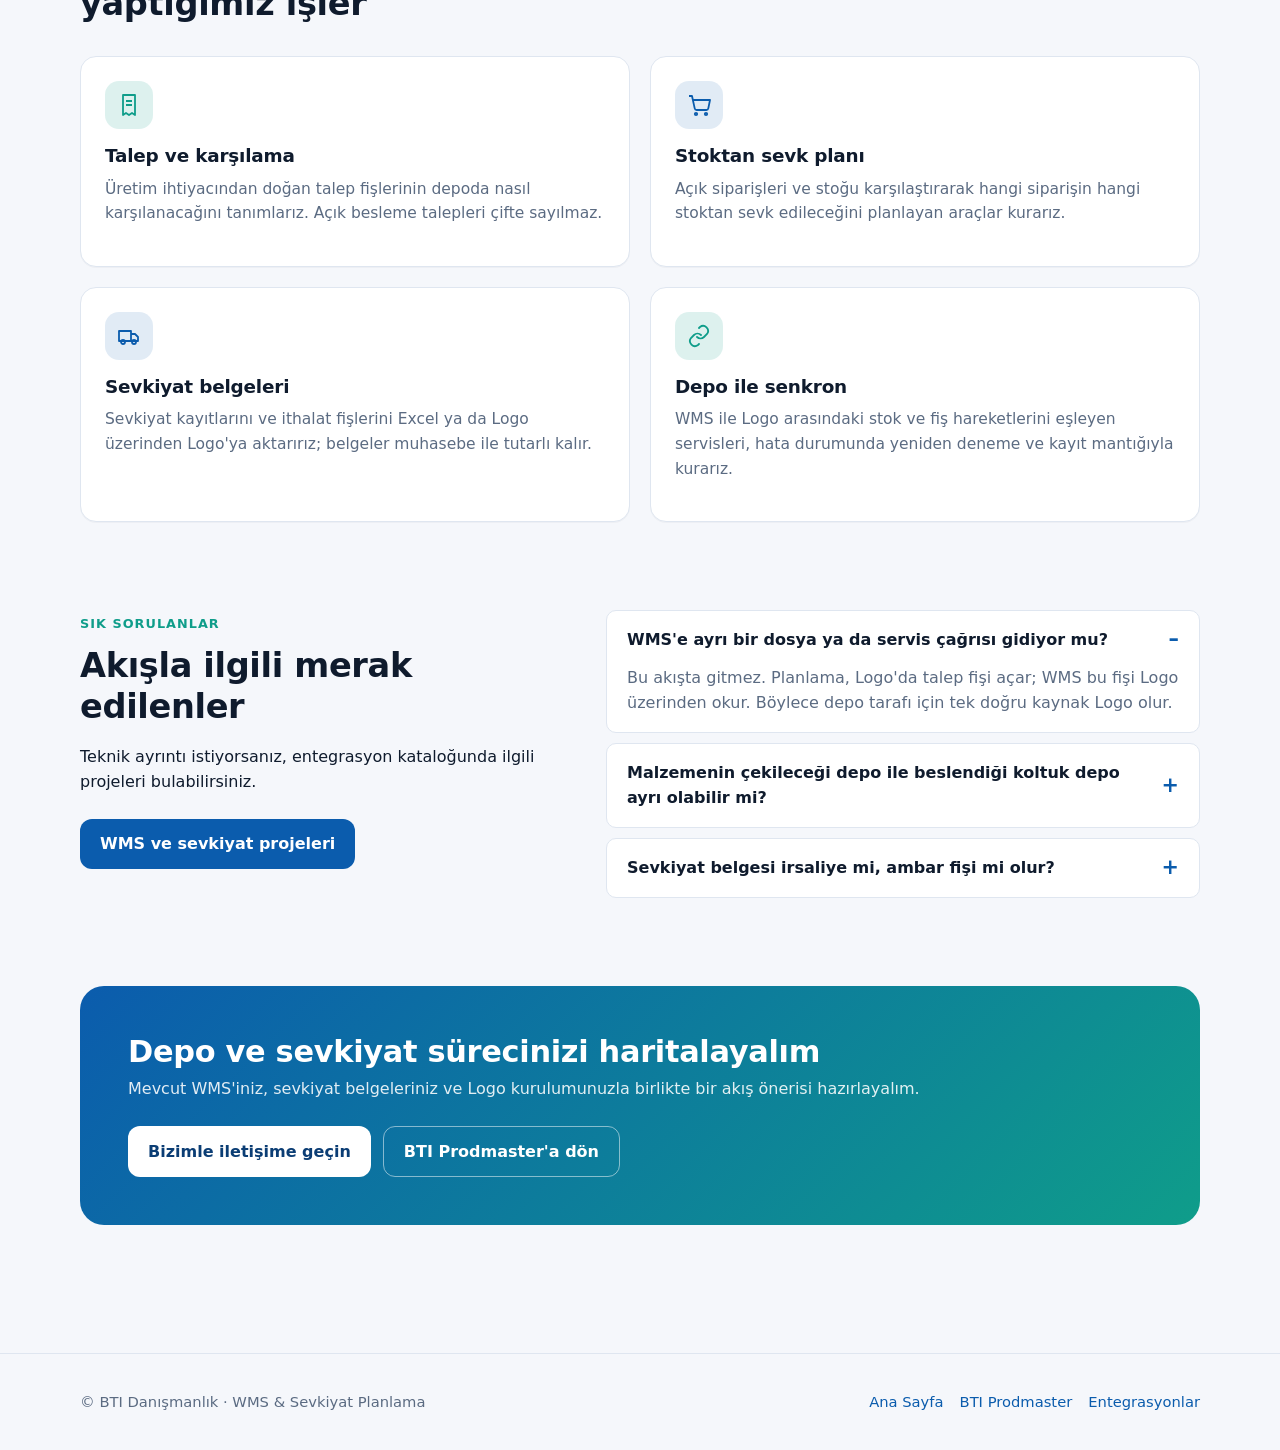
<file: wms-sevkiyat.html>
<!doctype html>
<html lang="tr">
<head>
  <meta charset="utf-8">
  <meta name="viewport" content="width=device-width, initial-scale=1">
  <title>WMS &amp; Sevkiyat Planlama — BTI Logo Çözümleri</title>
  <meta name="description" content="Üretim planından depo karşılamaya, stoktan sevke: Logo ile WMS ve sevkiyat planlama akışı.">
  <meta name="theme-color" content="#0b5cad">
  <link rel="icon" href="assets/img/favicon.svg" type="image/svg+xml">
  <link rel="stylesheet" href="assets/css/style.css">
  <script src="assets/js/main.js" defer></script>
</head>
<body>
<svg xmlns="http://www.w3.org/2000/svg" style="display:none">
  <symbol id="i-bridge" viewBox="0 0 24 24"><path d="M2 18c3.5-7 7-7 10-7s6.5 0 10 7M2 18h20M7 11V6M12 11V4M17 11V6M5 18v3M19 18v3" fill="none" stroke="currentColor" stroke-width="1.8" stroke-linecap="round"/></symbol>
  <symbol id="i-factory" viewBox="0 0 24 24"><path d="M3 21V9l6 4V9l6 4V5h6v16z" fill="none" stroke="currentColor" stroke-width="1.8" stroke-linejoin="round"/><path d="M7 21v-3M11 21v-3M15 21v-3M19 21v-3" stroke="currentColor" stroke-width="1.8"/></symbol>
  <symbol id="i-truck" viewBox="0 0 24 24"><path d="M2 7h12v10H2zM14 10h4l3 3v4h-7z" fill="none" stroke="currentColor" stroke-width="1.8" stroke-linejoin="round"/><circle cx="6" cy="18" r="2" fill="none" stroke="currentColor" stroke-width="1.8"/><circle cx="17" cy="18" r="2" fill="none" stroke="currentColor" stroke-width="1.8"/></symbol>
  <symbol id="i-box" viewBox="0 0 24 24"><path d="M3 7l9-4 9 4v10l-9 4-9-4z M3 7l9 4 9-4 M12 11v10" fill="none" stroke="currentColor" stroke-width="1.8" stroke-linejoin="round"/></symbol>
  <symbol id="i-layers" viewBox="0 0 24 24"><path d="M12 3l9 5-9 5-9-5zM3 13l9 5 9-5M3 17.5l9 5 9-5" fill="none" stroke="currentColor" stroke-width="1.8" stroke-linejoin="round"/></symbol>
  <symbol id="i-calendar" viewBox="0 0 24 24"><rect x="3" y="5" width="18" height="16" rx="2" fill="none" stroke="currentColor" stroke-width="1.8"/><path d="M3 10h18M8 3v4M16 3v4" stroke="currentColor" stroke-width="1.8" stroke-linecap="round"/></symbol>
  <symbol id="i-check" viewBox="0 0 24 24"><path d="M5 12.5l4.5 4.5L19 7" fill="none" stroke="currentColor" stroke-width="2" stroke-linecap="round" stroke-linejoin="round"/></symbol>
  <symbol id="i-link" viewBox="0 0 24 24"><path d="M10 13a5 5 0 0 0 7 0l3-3a5 5 0 0 0-7-7l-1 1M14 11a5 5 0 0 0-7 0l-3 3a5 5 0 0 0 7 7l1-1" fill="none" stroke="currentColor" stroke-width="1.8" stroke-linecap="round"/></symbol>
  <symbol id="i-cog" viewBox="0 0 24 24"><circle cx="12" cy="12" r="3" fill="none" stroke="currentColor" stroke-width="1.8"/><path d="M12 2v3M12 19v3M2 12h3M19 12h3M4.9 4.9l2.1 2.1M17 17l2.1 2.1M4.9 19.1L7 17M17 7l2.1-2.1" stroke="currentColor" stroke-width="1.8" stroke-linecap="round"/></symbol>
  <symbol id="i-db" viewBox="0 0 24 24"><ellipse cx="12" cy="5" rx="8" ry="3" fill="none" stroke="currentColor" stroke-width="1.8"/><path d="M4 5v14c0 1.7 3.6 3 8 3s8-1.3 8-3V5M4 12c0 1.7 3.6 3 8 3s8-1.3 8-3" fill="none" stroke="currentColor" stroke-width="1.8"/></symbol>
  <symbol id="i-search" viewBox="0 0 24 24"><circle cx="11" cy="11" r="7" fill="none" stroke="currentColor" stroke-width="1.8"/><path d="M21 21l-5-5" stroke="currentColor" stroke-width="1.8" stroke-linecap="round"/></symbol>
  <symbol id="i-arrow" viewBox="0 0 24 24"><path d="M5 12h14M13 6l6 6-6 6" fill="none" stroke="currentColor" stroke-width="2" stroke-linecap="round" stroke-linejoin="round"/></symbol>
  <symbol id="i-barcode" viewBox="0 0 24 24"><path d="M4 6v12M8 6v12M11 6v12M15 6v12M18 6v12M20 6v12" stroke="currentColor" stroke-width="1.8" stroke-linecap="round"/></symbol>
  <symbol id="i-chart" viewBox="0 0 24 24"><path d="M4 20V10M10 20V4M16 20v-7M22 20H2" fill="none" stroke="currentColor" stroke-width="1.8" stroke-linecap="round"/></symbol>
  <symbol id="i-receipt" viewBox="0 0 24 24"><path d="M6 2h12v20l-3-2-3 2-3-2-3 2zM9 8h6M9 12h6" fill="none" stroke="currentColor" stroke-width="1.8" stroke-linejoin="round"/></symbol>
  <symbol id="i-plug" viewBox="0 0 24 24"><path d="M9 2v6M15 2v6M6 8h12v4a6 6 0 0 1-12 0zM12 18v4" fill="none" stroke="currentColor" stroke-width="1.8" stroke-linecap="round" stroke-linejoin="round"/></symbol>
  <symbol id="i-cart" viewBox="0 0 24 24"><circle cx="9" cy="21" r="1.2" fill="none" stroke="currentColor" stroke-width="1.8"/><circle cx="19" cy="21" r="1.2" fill="none" stroke="currentColor" stroke-width="1.8"/><path d="M2 3h3l2.7 12.4a2 2 0 0 0 2 1.6h9.6a2 2 0 0 0 2-1.6L23 7H6" fill="none" stroke="currentColor" stroke-width="1.8" stroke-linejoin="round"/></symbol>
  <symbol id="i-card" viewBox="0 0 24 24"><rect x="2" y="5" width="20" height="14" rx="2" fill="none" stroke="currentColor" stroke-width="1.8"/><path d="M2 10h20M6 15h4" stroke="currentColor" stroke-width="1.8" stroke-linecap="round"/></symbol>
  <symbol id="i-doc" viewBox="0 0 24 24"><path d="M14 2H6a2 2 0 0 0-2 2v16a2 2 0 0 0 2 2h12a2 2 0 0 0 2-2V8zM14 2v6h6M8 13h8M8 17h5" fill="none" stroke="currentColor" stroke-width="1.8" stroke-linejoin="round" stroke-linecap="round"/></symbol>
  <symbol id="i-users" viewBox="0 0 24 24"><circle cx="9" cy="8" r="4" fill="none" stroke="currentColor" stroke-width="1.8"/><path d="M2 21a7 7 0 0 1 14 0M16 3a4 4 0 0 1 0 8M22 21a7 7 0 0 0-5-6.7" fill="none" stroke="currentColor" stroke-width="1.8" stroke-linecap="round"/></symbol>
  <symbol id="i-shield" viewBox="0 0 24 24"><path d="M12 2l8 3v6c0 5-3.5 9-8 11-4.5-2-8-6-8-11V5z M9 12l2 2 4-4" fill="none" stroke="currentColor" stroke-width="1.8" stroke-linejoin="round" stroke-linecap="round"/></symbol>
  <symbol id="i-flask" viewBox="0 0 24 24"><path d="M9 3h6M10 3v6l-5 9a2 2 0 0 0 2 3h10a2 2 0 0 0 2-3l-5-9V3" fill="none" stroke="currentColor" stroke-width="1.8" stroke-linejoin="round" stroke-linecap="round"/></symbol>
  <symbol id="i-coin" viewBox="0 0 24 24"><circle cx="12" cy="12" r="9" fill="none" stroke="currentColor" stroke-width="1.8"/><path d="M15 9.5c-.5-1-1.6-1.5-3-1.5-1.7 0-3 .9-3 2.2 0 3 6 1.6 6 4.3 0 1.3-1.3 2.2-3 2.2-1.5 0-2.6-.6-3-1.6M12 6v2M12 16v2" fill="none" stroke="currentColor" stroke-width="1.8" stroke-linecap="round"/></symbol>
  <symbol id="i-clock" viewBox="0 0 24 24"><circle cx="12" cy="12" r="9" fill="none" stroke="currentColor" stroke-width="1.8"/><path d="M12 7v5l3 2" fill="none" stroke="currentColor" stroke-width="1.8" stroke-linecap="round"/></symbol>
  <symbol id="i-sign" viewBox="0 0 24 24"><path d="M14 2H6a2 2 0 0 0-2 2v16a2 2 0 0 0 2 2h12a2 2 0 0 0 2-2V8zM14 2v6h6M9 15l2 2 4-4" fill="none" stroke="currentColor" stroke-width="1.8" stroke-linejoin="round" stroke-linecap="round"/></symbol>
  <symbol id="i-globe" viewBox="0 0 24 24"><circle cx="12" cy="12" r="9" fill="none" stroke="currentColor" stroke-width="1.8"/><path d="M3 12h18M12 3a14 14 0 0 1 0 18 14 14 0 0 1 0-18" fill="none" stroke="currentColor" stroke-width="1.8"/></symbol>
  <symbol id="i-mail" viewBox="0 0 24 24"><rect x="2" y="4" width="20" height="16" rx="2" fill="none" stroke="currentColor" stroke-width="1.8"/><path d="M2 6l10 7 10-7" fill="none" stroke="currentColor" stroke-width="1.8" stroke-linejoin="round"/></symbol>
</svg>
  <a class="skip" href="#icerik">İçeriğe geç</a>

  <header class="site-header">
    <div class="wrap nav">
      <a class="brand" href="index.html" aria-label="BTI Logo Çözümleri ana sayfa">
        <span class="brand-mark"><svg class="icon" aria-hidden="true"><use href="#i-bridge"/></svg></span>
        <span>BTI Logo Çözümleri<small>by BTI Danışmanlık</small></span>
      </a>
      <button class="menu-toggle" type="button" aria-expanded="false" aria-controls="site-menu">Menü</button>
      <ul class="menu" id="site-menu">
        <li><a href="index.html">Ana Sayfa</a></li>
        <li><a href="prodmaster.html">BTI Prodmaster</a></li>
        <li><a href="btisender.html">BTI Sender</a></li>
        <li><a href="wms-sevkiyat.html" aria-current="page">WMS &amp; Sevkiyat</a></li>
        <li><a href="entegrasyonlar.html">Entegrasyonlar</a></li>
        <li><a href="https://www.btidanismanlik.com/" rel="noopener">BTI Danışmanlık ↗</a></li>
      </ul>
    </div>
  </header>

  <main id="icerik">
    <div class="hero-page">
      <div class="wrap">
        <p class="eyebrow"><svg class="icon" aria-hidden="true" width="16" height="16"><use href="#i-truck"/></svg> Depo · Lojistik · Logo</p>
        <h1>WMS ve sevkiyat planlama</h1>
        <p class="lead">Üretimin ihtiyaç duyduğu malzeme depodan nasıl karşılanır, stoktan sevk nasıl planlanır, sevkiyat belgeleri Logo'ya nasıl döner? Bu sayfa, planlama ile depo arasındaki bağlantıyı adım adım anlatır.</p>
      </div>
    </div>

    <!-- Akış -->
    <section style="padding-top:12px">
      <div class="wrap">
        <div class="section-head">
          <p class="eyebrow">Veri akışı</p>
          <h2>Logo merkezde, depo ve sevkiyat onun etrafında</h2>
          <p class="muted">Depo sistemi ve planlama ayrı uygulamalardır; ortak dil Logo'daki fişlerdir. Her adım bir Logo belgesi bırakır, böylece herkes aynı kaydı görür.</p>
        </div>

        <div class="mock" style="padding:24px">
          <div class="flow">
            <div class="flow-step"><svg class="icon" aria-hidden="true"><use href="#i-db"/></svg><strong>1 · Logo kayıtları</strong><span>Sipariş, stok, üretim emri, reçete</span></div>
            <div class="flow-step"><svg class="icon" aria-hidden="true"><use href="#i-factory"/></svg><strong>2 · Planlama</strong><span>MRP, çeki listesi, stoktan sevk planı</span></div>
            <div class="flow-step"><svg class="icon" aria-hidden="true"><use href="#i-receipt"/></svg><strong>3 · Talep fişi</strong><span>Logo'da "ambardan karşılanacak" fiş</span></div>
            <div class="flow-step"><svg class="icon" aria-hidden="true"><use href="#i-box"/></svg><strong>4 · WMS</strong><span>Depo fişi okur, malzemeyi karşılar</span></div>
            <div class="flow-step"><svg class="icon" aria-hidden="true"><use href="#i-truck"/></svg><strong>5 · Sevkiyat</strong><span>Sevk ve irsaliye belgeleri</span></div>
          </div>
          <p class="mock-caption" style="padding:16px 0 0">Örnek akış. Hangi belgenin kullanılacağı, her kurulumda firmanın süreçlerine göre netleştirilir.</p>
        </div>
      </div>
    </section>

    <!-- Talep fişi -->
    <section style="padding-top:0">
      <div class="wrap module-grid">
        <div>
          <p class="eyebrow">Örnek: çeki listesinden depoya</p>
          <h2>WMS talep fişini nasıl okur?</h2>
          <p class="lead">WMS, Prodmaster'dan ayrı bir dosya ya da servis çağrısı almaz. Planlama, Logo'da bir talep fişi açar; depo sistemi o fişi okuyup kendi işini yapar.</p>
          <ul class="feature-list">
            <li><svg class="icon" aria-hidden="true"><use href="#i-check"/></svg><span><strong>Kaynak.</strong> Fişin belge özel kodu, bu talebin planlama çeki listesinden geldiğini gösterir.</span></li>
            <li><svg class="icon" aria-hidden="true"><use href="#i-check"/></svg><span><strong>Nasıl karşılanacak.</strong> Satın alma ya da üretim emri açılmaz; malzeme ambardan çekilir.</span></li>
            <li><svg class="icon" aria-hidden="true"><use href="#i-check"/></svg><span><strong>Hangi depodan.</strong> Kaynak ambar, satırda temin edilecek depoyu belirtir.</span></li>
            <li><svg class="icon" aria-hidden="true"><use href="#i-check"/></svg><span><strong>Kaç parça.</strong> Çekim sayısı birden büyükse aynı malzeme birkaç satıra bölünür; her satır bir çekimdir.</span></li>
          </ul>
        </div>

        <figure class="mock" style="margin:0">
          <div class="mock-bar"><span class="dots" aria-hidden="true"><i></i><i></i><i></i></span><span class="title">Logo · Talep fişi (örnek)</span></div>
          <div class="slip" style="margin:16px">
            <div class="slip-head">
              <strong>BTIPLN-000482</strong>
              <span class="pill">Ambardan karşılanacak</span>
            </div>
            <dl>
              <dt>Belge kaynağı</dt><dd>Prodmaster · Çeki listesi</dd>
              <dt>Karşılama</dt><dd>Ambardan (stoktan)</dd>
              <dt>Kaynak ambar</dt><dd>Koltuk depo · 23</dd>
              <dt>Malzeme</dt><dd>Hammadde 01 · Süt tozu</dd>
              <dt>Miktar</dt><dd>360 KG</dd>
              <dt>Çekim</dt><dd>1 / 3 (120 KG'lık 3 satır)</dd>
              <dt>Kullanıcı</dt><dd>Programa giriş yapan Logo kullanıcısı</dd>
            </dl>
          </div>
          <p class="mock-caption">Örnek fiş · değerler temsilidir.</p>
        </figure>
      </div>
    </section>

    <!-- Kapsam -->
    <section style="padding-top:0">
      <div class="wrap">
        <div class="section-head">
          <p class="eyebrow">Neleri kapsar</p>
          <h2>Depo ve sevkiyat tarafında yaptığımız işler</h2>
        </div>
        <div class="grid grid-2">
          <article class="card">
            <span class="card-icon teal"><svg class="icon" aria-hidden="true"><use href="#i-receipt"/></svg></span>
            <h3>Talep ve karşılama</h3>
            <p>Üretim ihtiyacından doğan talep fişlerinin depoda nasıl karşılanacağını tanımlarız. Açık besleme talepleri çifte sayılmaz.</p>
          </article>
          <article class="card">
            <span class="card-icon"><svg class="icon" aria-hidden="true"><use href="#i-cart"/></svg></span>
            <h3>Stoktan sevk planı</h3>
            <p>Açık siparişleri ve stoğu karşılaştırarak hangi siparişin hangi stoktan sevk edileceğini planlayan araçlar kurarız.</p>
          </article>
          <article class="card">
            <span class="card-icon"><svg class="icon" aria-hidden="true"><use href="#i-truck"/></svg></span>
            <h3>Sevkiyat belgeleri</h3>
            <p>Sevkiyat kayıtlarını ve ithalat fişlerini Excel ya da Logo üzerinden Logo'ya aktarırız; belgeler muhasebe ile tutarlı kalır.</p>
          </article>
          <article class="card">
            <span class="card-icon teal"><svg class="icon" aria-hidden="true"><use href="#i-link"/></svg></span>
            <h3>Depo ile senkron</h3>
            <p>WMS ile Logo arasındaki stok ve fiş hareketlerini eşleyen servisleri, hata durumunda yeniden deneme ve kayıt mantığıyla kurarız.</p>
          </article>
        </div>
      </div>
    </section>

    <!-- SSS -->
    <section style="padding-top:0">
      <div class="wrap module-grid">
        <div>
          <p class="eyebrow">Sık sorulanlar</p>
          <h2>Akışla ilgili merak edilenler</h2>
          <p class="lead">Teknik ayrıntı istiyorsanız, entegrasyon kataloğunda ilgili projeleri bulabilirsiniz.</p>
          <div class="btn-row">
            <a class="btn" href="entegrasyonlar.html?kategori=WMS%20%26%20Sevkiyat">WMS ve sevkiyat projeleri</a>
          </div>
        </div>
        <div>
          <details class="faq" open>
            <summary>WMS'e ayrı bir dosya ya da servis çağrısı gidiyor mu?</summary>
            <p>Bu akışta gitmez. Planlama, Logo'da talep fişi açar; WMS bu fişi Logo üzerinden okur. Böylece depo tarafı için tek doğru kaynak Logo olur.</p>
          </details>
          <details class="faq">
            <summary>Malzemenin çekileceği depo ile beslendiği koltuk depo ayrı olabilir mi?</summary>
            <p>Mevcut kurulumda temin ambarı üretim emri satırından alındığı için ikisi aynı numaradır. Ayrı bir hedef depo gerekirse fişe ayrı bir alan eklenir; bu bir kurulum kararıdır.</p>
          </details>
          <details class="faq">
            <summary>Sevkiyat belgesi irsaliye mi, ambar fişi mi olur?</summary>
            <p>Bu, firmanın sevkiyat süreciyle belirlenir. Logo'da hangi belgenin oluşacağını süreç analizinde birlikte netleştiririz.</p>
          </details>
        </div>
      </div>
    </section>

    <section style="padding-top:0">
      <div class="wrap">
        <div class="cta">
          <div>
            <h2>Depo ve sevkiyat sürecinizi haritalayalım</h2>
            <p>Mevcut WMS'iniz, sevkiyat belgeleriniz ve Logo kurulumunuzla birlikte bir akış önerisi hazırlayalım.</p>
          </div>
          <div class="btn-row" style="margin:0">
            <a class="btn" href="https://www.btidanismanlik.com/" rel="noopener">Bizimle iletişime geçin</a>
            <a class="btn btn-ghost" href="prodmaster.html">BTI Prodmaster'a dön</a>
          </div>
        </div>
      </div>
    </section>
  </main>

  <footer class="site-footer">
    <div class="wrap">
      <span>© BTI Danışmanlık · WMS &amp; Sevkiyat Planlama</span>
      <nav aria-label="Alt bağlantılar">
        <a href="index.html">Ana Sayfa</a>
        <a href="prodmaster.html">BTI Prodmaster</a>
        <a href="entegrasyonlar.html">Entegrasyonlar</a>
      </nav>
    </div>
  </footer>
</body>
</html>
</file>
<file: assets/css/style.css>
/* Logo Köprüsü — ortak stil */
:root {
  --bg: #f5f7fb;
  --surface: #ffffff;
  --surface-2: #eef3fa;
  --text: #0f1b2d;
  --muted: #5b6b82;
  --primary: #0b5cad;
  --primary-ink: #ffffff;
  --accent: #0f9d8a;
  --warn: #dc2626;
  --warn-soft: #fee2e2;
  --ok-soft: #dcfce7;
  --border: #dfe6f0;
  --shadow: 0 10px 30px -12px rgba(15, 27, 45, .18);
  --radius: 16px;
  --radius-sm: 10px;
  --grad: linear-gradient(135deg, #0b5cad 0%, #0f9d8a 100%);
  color-scheme: light;
}

@media (prefers-color-scheme: dark) {
  :root:not([data-theme="light"]) {
    --bg: #0b1220;
    --surface: #111b2e;
    --surface-2: #17243b;
    --text: #e7eef9;
    --muted: #9fb0c7;
    --primary: #5aa9ff;
    --primary-ink: #0b1220;
    --accent: #2dd4bf;
    --warn: #f87171;
    --warn-soft: #3b1518;
    --ok-soft: #0f2e22;
    --border: #22314d;
    --shadow: 0 10px 30px -12px rgba(0, 0, 0, .6);
    --grad: linear-gradient(135deg, #5aa9ff 0%, #2dd4bf 100%);
    color-scheme: dark;
  }
}

:root[data-theme="dark"] {
  --bg: #0b1220;
  --surface: #111b2e;
  --surface-2: #17243b;
  --text: #e7eef9;
  --muted: #9fb0c7;
  --primary: #5aa9ff;
  --primary-ink: #0b1220;
  --accent: #2dd4bf;
  --warn: #f87171;
  --warn-soft: #3b1518;
  --ok-soft: #0f2e22;
  --border: #22314d;
  --shadow: 0 10px 30px -12px rgba(0, 0, 0, .6);
  --grad: linear-gradient(135deg, #5aa9ff 0%, #2dd4bf 100%);
  color-scheme: dark;
}

* { box-sizing: border-box; }
figure { margin: 0; }
html { scroll-behavior: smooth; scroll-padding-top: 88px; }
body {
  margin: 0;
  background: var(--bg);
  color: var(--text);
  font: 16px/1.6 system-ui, -apple-system, "Segoe UI", Roboto, "Helvetica Neue", Arial, sans-serif;
  -webkit-font-smoothing: antialiased;
}
img { max-width: 100%; display: block; }
a { color: var(--primary); text-decoration: none; }
a:hover { text-decoration: underline; }
h1, h2, h3 { line-height: 1.2; margin: 0 0 .5em; letter-spacing: -.01em; }
h1 { font-size: clamp(2rem, 5vw, 3.3rem); }
h2 { font-size: clamp(1.5rem, 3.4vw, 2.1rem); }
h3 { font-size: 1.15rem; }
p { margin: 0 0 1em; }
.icon { width: 24px; height: 24px; flex: none; }
.muted { color: var(--muted); }
:focus-visible { outline: 3px solid var(--accent); outline-offset: 3px; border-radius: 6px; }
.skip {
  position: absolute; left: -9999px; top: 8px; background: var(--surface); padding: 8px 12px; border-radius: 8px; z-index: 100;
}
.skip:focus { left: 8px; }

.wrap { width: min(1120px, 100% - 32px); margin-inline: auto; }
section { padding: clamp(48px, 7vw, 88px) 0; }
.section-head { max-width: 680px; margin-bottom: 32px; }
.eyebrow {
  display: inline-flex; align-items: center; gap: 8px;
  font-size: .8rem; font-weight: 700; letter-spacing: .08em; text-transform: uppercase;
  color: var(--accent); margin-bottom: 12px;
}

/* Başlık / gezinme */
.site-header {
  position: sticky; top: 0; z-index: 50;
  background: color-mix(in srgb, var(--bg) 85%, transparent);
  backdrop-filter: saturate(1.4) blur(10px);
  border-bottom: 1px solid var(--border);
}
.nav { display: flex; align-items: center; justify-content: space-between; gap: 16px; height: 68px; }
.brand { display: inline-flex; align-items: center; gap: 10px; color: var(--text); font-weight: 800; font-size: 1.1rem; }
.brand:hover { text-decoration: none; }
.brand-mark {
  width: 36px; height: 36px; border-radius: 10px; display: grid; place-items: center;
  background: var(--grad); color: #fff;
}
.brand small { display: block; font-weight: 500; font-size: .72rem; color: var(--muted); letter-spacing: .02em; }
.menu { display: flex; align-items: center; gap: 4px; list-style: none; margin: 0; padding: 0; }
.menu a {
  color: var(--text); padding: 8px 12px; border-radius: 999px; font-weight: 500; font-size: .95rem;
}
.menu a:hover { background: var(--surface-2); text-decoration: none; }
.menu a[aria-current="page"] { background: var(--surface-2); color: var(--primary); }
.menu-toggle {
  display: none; background: var(--surface); border: 1px solid var(--border); color: var(--text);
  border-radius: 10px; padding: 8px 12px; font: inherit; cursor: pointer;
}

/* Butonlar */
.btn {
  display: inline-flex; align-items: center; gap: 8px; border: 0; cursor: pointer;
  padding: 12px 20px; border-radius: 12px; font: inherit; font-weight: 600;
  background: var(--primary); color: var(--primary-ink); transition: transform .15s ease, box-shadow .15s ease;
}
.btn:hover { text-decoration: none; transform: translateY(-1px); box-shadow: var(--shadow); }
.btn-ghost { background: var(--surface); color: var(--text); border: 1px solid var(--border); }
.btn .icon { width: 18px; height: 18px; }
.btn-row { display: flex; flex-wrap: wrap; gap: 12px; margin-top: 24px; }

/* Kahraman alanı */
.hero { padding: clamp(56px, 9vw, 110px) 0 clamp(40px, 6vw, 70px); position: relative; overflow: hidden; }
.hero::before {
  content: ""; position: absolute; inset: -20% -10% auto auto; width: 620px; height: 620px; border-radius: 50%;
  background: radial-gradient(circle, color-mix(in srgb, var(--accent) 22%, transparent), transparent 65%);
  pointer-events: none;
}
.hero-grid { display: grid; grid-template-columns: 1.1fr .9fr; gap: 48px; align-items: center; position: relative; }
.hero .lead { font-size: 1.15rem; color: var(--muted); max-width: 56ch; }
.hero-page { padding: clamp(44px, 7vw, 80px) 0 clamp(28px, 4vw, 48px); }
.hero-page .lead { font-size: 1.1rem; color: var(--muted); max-width: 70ch; margin-bottom: 0; }

/* Köprü diyagramı */
.bridge {
  background: var(--surface); border: 1px solid var(--border); border-radius: var(--radius);
  box-shadow: var(--shadow); padding: 28px; display: grid; gap: 14px;
}
.bridge-node {
  display: flex; align-items: center; gap: 14px; padding: 16px 18px; border-radius: var(--radius-sm);
  background: var(--surface-2); border: 1px solid var(--border);
}
.bridge-node .icon-wrap {
  width: 44px; height: 44px; border-radius: 12px; display: grid; place-items: center;
  background: var(--surface); color: var(--primary); border: 1px solid var(--border); flex: none;
}
.bridge-node strong { display: block; }
.bridge-node span { color: var(--muted); font-size: .92rem; }
.bridge-node.is-core { background: var(--grad); color: #fff; border: 0; }
.bridge-node.is-core span { color: rgba(255, 255, 255, .85); }
.bridge-node.is-core .icon-wrap { background: rgba(255, 255, 255, .18); color: #fff; border: 0; }
.bridge-arrow { display: flex; justify-content: center; color: var(--accent); }
.bridge-arrow .icon { transform: rotate(90deg); width: 22px; height: 22px; }

/* Kartlar */
.grid { display: grid; gap: 20px; }
.grid-3 { grid-template-columns: repeat(3, 1fr); }
.grid-2 { grid-template-columns: repeat(2, 1fr); }
.card {
  background: var(--surface); border: 1px solid var(--border); border-radius: var(--radius);
  padding: 24px; box-shadow: 0 1px 0 rgba(15, 27, 45, .03); transition: transform .18s ease, box-shadow .18s ease, border-color .18s;
  display: flex; flex-direction: column; color: inherit;
}
a.card:hover { transform: translateY(-3px); box-shadow: var(--shadow); border-color: color-mix(in srgb, var(--primary) 35%, var(--border)); text-decoration: none; }
.card p { color: var(--muted); font-size: .97rem; }
.card-icon {
  width: 48px; height: 48px; border-radius: 14px; display: grid; place-items: center; margin-bottom: 16px;
  background: color-mix(in srgb, var(--primary) 12%, transparent); color: var(--primary);
}
.card-icon.teal { background: color-mix(in srgb, var(--accent) 14%, transparent); color: var(--accent); }
.card .more { margin-top: auto; padding-top: 14px; font-weight: 600; color: var(--primary); display: inline-flex; gap: 6px; align-items: center; }
.card .more .icon { width: 18px; height: 18px; }
.tag {
  display: inline-block; font-size: .75rem; font-weight: 700; letter-spacing: .03em; padding: 4px 10px; border-radius: 999px;
  background: var(--surface-2); color: var(--muted); margin-bottom: 12px; align-self: flex-start;
}

/* İstatistik şeridi */
.stats { border-block: 1px solid var(--border); background: var(--surface); }
.stats .wrap { display: grid; grid-template-columns: repeat(4, 1fr); gap: 16px; padding: 28px 0; }
.stat strong { display: block; font-size: 1.8rem; letter-spacing: -.02em; color: var(--primary); }
.stat span { color: var(--muted); font-size: .92rem; }

/* Adımlar */
.steps { counter-reset: step; display: grid; gap: 16px; grid-template-columns: repeat(4, 1fr); list-style: none; padding: 0; margin: 0; }
.steps li {
  counter-increment: step; background: var(--surface); border: 1px solid var(--border); border-radius: var(--radius); padding: 22px;
  position: relative;
}
.steps li::before {
  content: counter(step); display: grid; place-items: center; width: 34px; height: 34px; border-radius: 50%;
  background: var(--grad); color: #fff; font-weight: 800; margin-bottom: 14px;
}
.steps li h3 { font-size: 1.02rem; }
.steps li p { color: var(--muted); font-size: .94rem; margin: 0; }

/* Çağrı kutusu */
.cta {
  background: var(--grad); color: #fff; border-radius: 24px; padding: clamp(28px, 5vw, 48px);
  display: flex; align-items: center; justify-content: space-between; gap: 24px; flex-wrap: wrap;
}
.cta h2 { color: #fff; margin: 0 0 6px; font-size: clamp(1.4rem, 3vw, 1.9rem); }
.cta p { margin: 0; color: rgba(255, 255, 255, .88); }
.cta .btn { background: #fff; color: #0b3d74; }
.cta .btn-ghost { background: transparent; color: #fff; border-color: rgba(255, 255, 255, .5); }

/* Modül bölümleri (planlama) */
.chips { display: flex; gap: 8px; flex-wrap: wrap; margin: 0; padding: 0; list-style: none; }
.chips a, .chip {
  display: inline-flex; align-items: center; gap: 6px; padding: 8px 14px; border-radius: 999px;
  border: 1px solid var(--border); background: var(--surface); color: var(--text); font-size: .92rem; font-weight: 500; cursor: pointer; font: inherit;
}
.chips a:hover, .chip:hover { text-decoration: none; border-color: var(--primary); }
.chip[aria-pressed="true"], .chip.is-active { background: var(--primary); color: var(--primary-ink); border-color: var(--primary); }
.sticky-chips {
  position: sticky; top: 68px; z-index: 40; background: color-mix(in srgb, var(--bg) 92%, transparent);
  backdrop-filter: blur(8px); border-bottom: 1px solid var(--border); padding: 12px 0;
}
.sticky-chips .chips { flex-wrap: nowrap; overflow-x: auto; scrollbar-width: thin; padding-bottom: 2px; }
.sticky-chips .chips a { white-space: nowrap; }

.module { border-bottom: 1px solid var(--border); }
.module:last-of-type { border-bottom: 0; }
.module-grid { display: grid; grid-template-columns: .9fr 1.1fr; gap: 40px; align-items: start; }
.module h2 { display: flex; align-items: center; gap: 12px; }
.module h2 .card-icon { margin: 0; width: 44px; height: 44px; }
.module .lead { font-size: 1.05rem; color: var(--muted); }
.feature-list { list-style: none; padding: 0; margin: 20px 0 0; display: grid; gap: 10px; }
.feature-list li { display: flex; gap: 10px; align-items: flex-start; }
.feature-list .icon { color: var(--accent); margin-top: 3px; width: 20px; height: 20px; }
.feature-list strong { font-weight: 600; }

/* Örnek ekran (maket) */
.mock {
  background: var(--surface); border: 1px solid var(--border); border-radius: var(--radius); box-shadow: var(--shadow);
  overflow: hidden; min-width: 0;
}
.mock-bar {
  display: flex; align-items: center; gap: 8px; padding: 10px 14px; background: var(--surface-2); border-bottom: 1px solid var(--border);
  font-size: .85rem; color: var(--muted); flex-wrap: wrap;
}
.mock-bar .dots { display: inline-flex; gap: 5px; margin-right: 6px; }
.mock-bar .dots i { width: 9px; height: 9px; border-radius: 50%; background: var(--border); display: block; }
.mock-bar .title { font-weight: 700; color: var(--text); margin-right: auto; }
.mock-toolbar { display: flex; gap: 8px; flex-wrap: wrap; align-items: center; padding: 12px 14px; border-bottom: 1px solid var(--border); }
.field {
  display: inline-flex; align-items: center; gap: 6px; background: var(--bg); border: 1px solid var(--border);
  border-radius: 8px; padding: 6px 10px; font-size: .85rem; color: var(--text);
}
.field small { color: var(--muted); }
.mini-btn {
  border: 1px solid var(--border); background: var(--surface); color: var(--text); border-radius: 8px; padding: 6px 10px;
  font: inherit; font-size: .85rem; cursor: default;
}
.mini-btn.primary { background: var(--primary); color: var(--primary-ink); border-color: transparent; }
.mock-scroll { overflow-x: auto; }
table.mock-table { width: 100%; border-collapse: collapse; font-size: .82rem; min-width: 560px; }
table.mock-table th, table.mock-table td { padding: 7px 10px; border-bottom: 1px solid var(--border); text-align: right; white-space: nowrap; }
table.mock-table th { background: var(--surface-2); color: var(--muted); font-weight: 600; position: sticky; top: 0; }
table.mock-table th:first-child, table.mock-table td:first-child { text-align: left; }
table.mock-table td.num { font-variant-numeric: tabular-nums; }
table.mock-table td.hot { background: var(--warn-soft); color: var(--warn); font-weight: 700; }
table.mock-table tr.is-selected td { background: color-mix(in srgb, var(--primary) 9%, transparent); }
table.mock-table input[type="checkbox"] { accent-color: var(--primary); width: 16px; height: 16px; vertical-align: middle; }
table.mock-table tr.clickable { cursor: pointer; }
table.mock-table tr.clickable:hover td { background: var(--surface-2); }
.mock-foot {
  display: flex; gap: 8px; justify-content: flex-end; flex-wrap: wrap; padding: 10px 14px; border-top: 1px solid var(--border);
  background: var(--surface-2); font-size: .85rem; color: var(--muted); align-items: center;
}
.mock-foot .spacer { margin-right: auto; }
.mock-caption { font-size: .8rem; color: var(--muted); padding: 10px 14px 0; margin: 0; }

/* Üretim çizelgeleme maketi */
.gantt { display: grid; grid-template-columns: 110px repeat(5, 1fr); font-size: .78rem; min-width: 560px; }
.gantt > div { border-bottom: 1px solid var(--border); border-right: 1px solid var(--border); padding: 6px; min-height: 44px; }
.gantt .head { background: var(--surface-2); font-weight: 700; color: var(--muted); }
.gantt .machine { font-weight: 700; color: #fff; display: flex; align-items: center; }
.gantt .m1 { background: #1d6fb8; } .gantt .m2 { background: #7c3aed; } .gantt .m3 { background: #0f766e; } .gantt .m4 { background: #b45309; }
.order {
  background: color-mix(in srgb, var(--primary) 14%, var(--surface)); border-left: 3px solid var(--primary); border-radius: 6px;
  padding: 4px 6px; margin-bottom: 4px; font-size: .74rem; cursor: pointer; line-height: 1.35; color: var(--text);
}
.order.is-live { border-left-color: var(--accent); background: color-mix(in srgb, var(--accent) 14%, var(--surface)); }
.order.is-revised { border-left-color: #f59e0b; }
.order[aria-pressed="true"] { outline: 2px solid var(--primary); }
.order small { color: var(--muted); display: block; }
.detail-box { padding: 12px 14px; border-top: 1px solid var(--border); font-size: .85rem; color: var(--muted); min-height: 46px; }
.detail-box strong { color: var(--text); }

/* Maket: MRP kırmızı hafta vurgusu ve reçete ağacı */
.tree-row td:first-child { padding-left: calc(10px + var(--lvl, 0) * 18px); }
.tree-row.lvl-0 td:first-child { font-weight: 700; }
.kpi { display: grid; grid-template-columns: repeat(3, 1fr); gap: 0; border-bottom: 1px solid var(--border); }
.kpi div { padding: 12px 14px; border-right: 1px solid var(--border); }
.kpi div:last-child { border-right: 0; }
.kpi small { display: block; color: var(--muted); font-size: .75rem; }
.kpi strong { font-size: 1.1rem; font-variant-numeric: tabular-nums; }

/* Akış (ambalaj, teyit, WMS) */
.flow { display: grid; gap: 10px; grid-template-columns: repeat(auto-fit, minmax(150px, 1fr)); align-items: stretch; }
.flow-step {
  background: var(--surface); border: 1px solid var(--border); border-radius: var(--radius-sm); padding: 14px; position: relative;
}
.flow-step .icon { color: var(--primary); margin-bottom: 6px; }
.flow-step strong { display: block; font-size: .95rem; }
.flow-step span { color: var(--muted); font-size: .85rem; }
.flow-step:not(:last-child)::after {
  content: ""; position: absolute; right: -10px; top: 50%; width: 10px; height: 2px; background: var(--accent);
}

/* Fiş kartı (WMS) */
.slip { background: var(--surface); border: 1px dashed color-mix(in srgb, var(--primary) 50%, var(--border)); border-radius: var(--radius-sm); }
.slip-head { padding: 14px 16px; border-bottom: 1px dashed var(--border); display: flex; justify-content: space-between; gap: 12px; flex-wrap: wrap; }
.slip-head strong { font-family: ui-monospace, Consolas, monospace; font-size: .95rem; }
.slip dl { display: grid; grid-template-columns: auto 1fr; gap: 8px 16px; margin: 0; padding: 14px 16px; font-size: .9rem; }
.slip dt { color: var(--muted); }
.slip dd { margin: 0; font-weight: 600; font-variant-numeric: tabular-nums; }
.pill { display: inline-block; padding: 3px 10px; border-radius: 999px; font-size: .75rem; font-weight: 700; background: var(--ok-soft); color: #15803d; }
@media (prefers-color-scheme: dark) { :root:not([data-theme="light"]) .pill { color: #4ade80; } }
:root[data-theme="dark"] .pill { color: #4ade80; }

/* SSS */
details.faq { background: var(--surface); border: 1px solid var(--border); border-radius: var(--radius-sm); padding: 16px 20px; }
details.faq + details.faq { margin-top: 10px; }
details.faq summary { cursor: pointer; font-weight: 600; list-style: none; display: flex; justify-content: space-between; gap: 12px; align-items: center; }
details.faq summary::-webkit-details-marker { display: none; }
details.faq summary::after { content: "+"; font-size: 1.3rem; color: var(--primary); line-height: 1; }
details.faq[open] summary::after { content: "–"; }
details.faq p { color: var(--muted); margin: 12px 0 0; }

/* Entegrasyon kataloğu */
.toolbar { display: flex; gap: 12px; flex-wrap: wrap; align-items: center; justify-content: space-between; margin-bottom: 24px; }
.search {
  display: flex; align-items: center; gap: 10px; background: var(--surface); border: 1px solid var(--border); border-radius: 12px;
  padding: 10px 14px; min-width: min(360px, 100%); color: var(--muted);
}
.search input {
  border: 0; outline: 0; background: transparent; color: var(--text); font: inherit; width: 100%;
}
.filter-chips { display: flex; gap: 8px; flex-wrap: wrap; }
.count { color: var(--muted); font-size: .92rem; margin: 0 0 16px; }
.empty { display: none; padding: 32px; text-align: center; color: var(--muted); border: 1px dashed var(--border); border-radius: var(--radius); }
.empty.is-visible { display: block; }
.card[hidden] { display: none; }

/* Altbilgi */
.site-footer { border-top: 1px solid var(--border); padding: 36px 0; margin-top: 40px; color: var(--muted); font-size: .92rem; }
.site-footer .wrap { display: flex; justify-content: space-between; gap: 16px; flex-wrap: wrap; align-items: center; }
.site-footer nav { display: flex; gap: 16px; flex-wrap: wrap; }

/* Duyarlı tasarım */
@media (max-width: 960px) {
  .hero-grid, .module-grid { grid-template-columns: minmax(0, 1fr); }
  .grid-3 { grid-template-columns: repeat(2, 1fr); }
  .steps { grid-template-columns: repeat(2, 1fr); }
  .stats .wrap { grid-template-columns: repeat(2, 1fr); }
}
@media (max-width: 720px) {
  .menu-toggle { display: inline-flex; align-items: center; gap: 6px; }
  .menu {
    display: none; position: absolute; left: 0; right: 0; top: 68px; flex-direction: column; align-items: stretch;
    background: var(--surface); border-bottom: 1px solid var(--border); padding: 10px 16px 16px; box-shadow: var(--shadow);
  }
  .menu.is-open { display: flex; }
  .menu a { padding: 12px 14px; }
  .nav { position: relative; }
  .grid-3, .grid-2, .steps { grid-template-columns: minmax(0, 1fr); }
  .kpi { grid-template-columns: 1fr; }
  .kpi div { border-right: 0; border-bottom: 1px solid var(--border); }
  .flow-step:not(:last-child)::after { display: none; }
  .sticky-chips { top: 68px; }
  .brand small { display: none; }
  .wrap { width: calc(100% - 32px); }
}
@media (prefers-reduced-motion: reduce) {
  html { scroll-behavior: auto; }
  * { transition: none !important; animation: none !important; }
}

/* Taşma koruması: grid çocukları dar ekranda genişlemesin */
.hero-grid > *, .module-grid > *, .grid > * { min-width: 0; }
.bridge, .hero h1, .hero .lead { overflow-wrap: break-word; }

/* Dört kartlık ürün ızgarası */
.grid-4 { grid-template-columns: repeat(4, minmax(0, 1fr)); }
@media (max-width: 1100px) { .grid-4 { grid-template-columns: repeat(2, minmax(0, 1fr)); } }
@media (max-width: 640px) { .grid-4 { grid-template-columns: minmax(0, 1fr); } }
</file>
